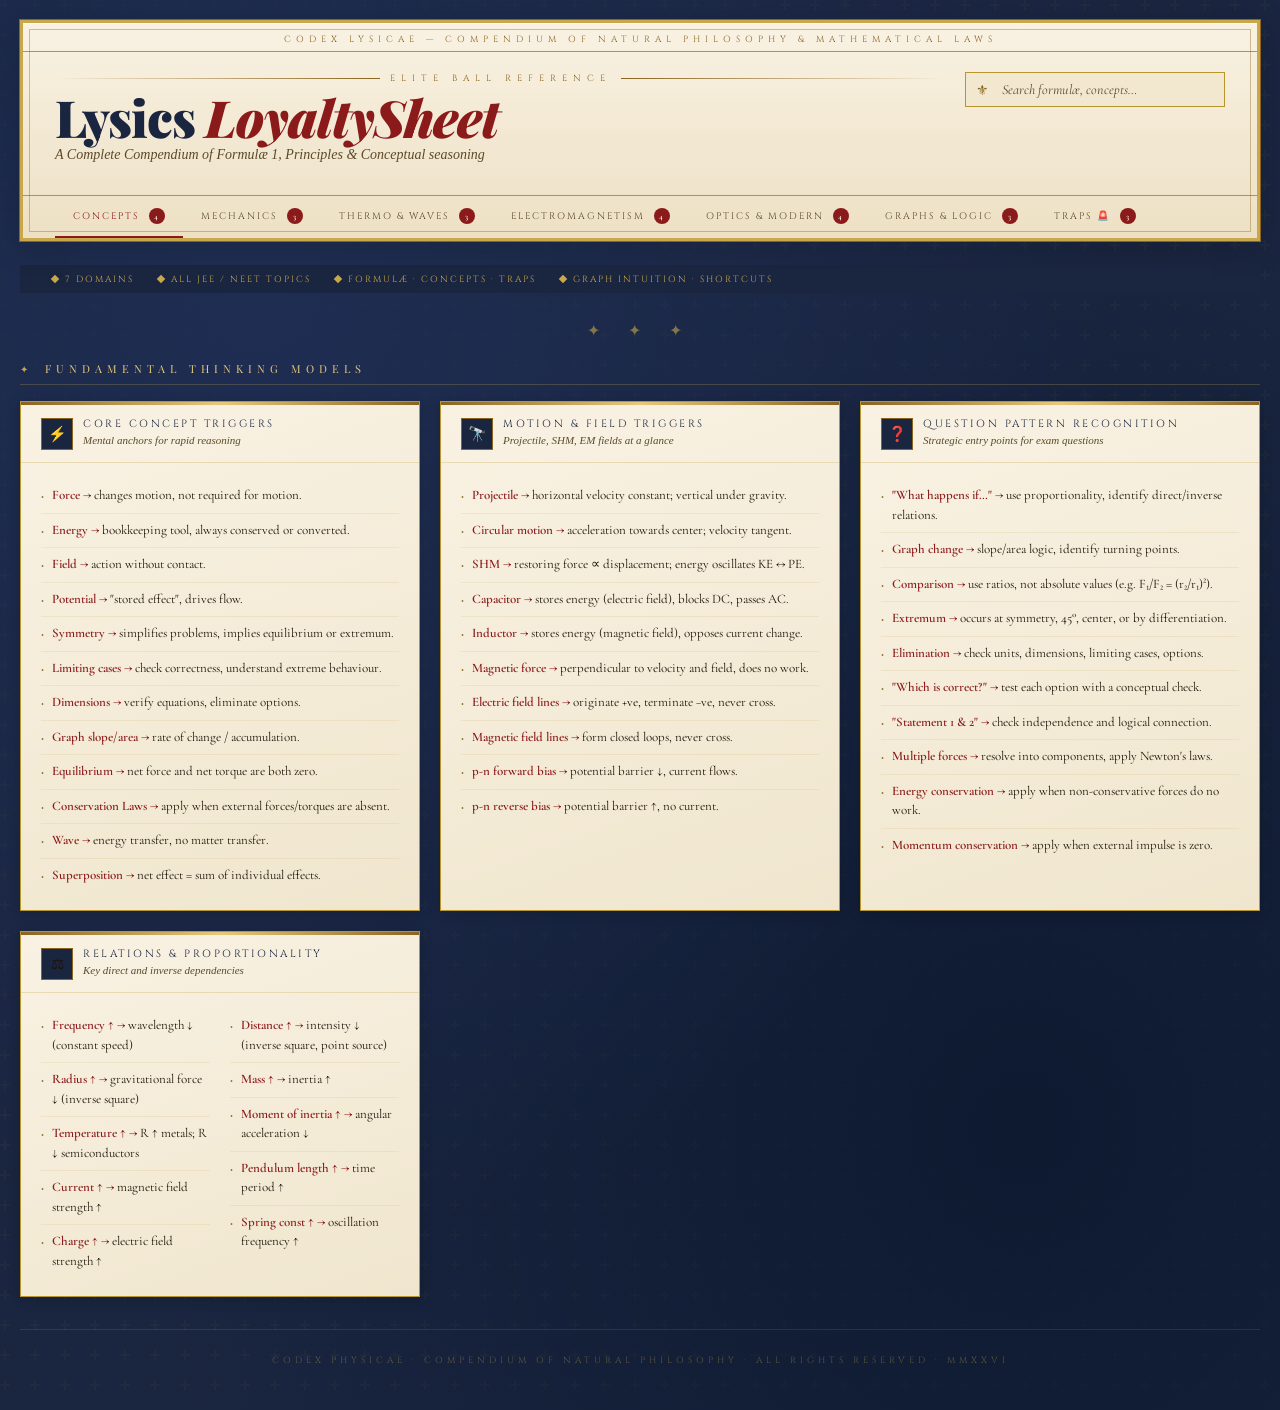
<file: www/egyptian.html>
<!DOCTYPE html>
<html lang="en">
<head>
<meta charset="UTF-8">
<meta name="viewport" content="width=device-width, initial-scale=1.0">
<title>Physics — Royal Commandments</title>
<link href="https://fonts.googleapis.com/css2?family=Playfair+Display:ital,wght@0,400;0,600;0,700;0,900;1,400;1,600&family=IM+Fell+English:ital@0;1&family=Cormorant+Garamond:ital,wght@0,300;0,400;0,500;0,600;1,300;1,400&family=Cinzel:wght@400;600;700;900&family=Cinzel+Decorative:wght@400;700&display=swap" rel="stylesheet">
<style>
  :root {
    --ink: #0e0b07;
    --parchment: #f5edd8;
    --parchment-dark: #ede0c4;
    --parchment-mid: #f0e6ce;
    --gold: #c9a84c;
    --gold-light: #e8c97a;
    --gold-deep: #8a6420;
    --crimson: #8b1a1a;
    --crimson-light: #b32020;
    --navy: #1a2540;
    --navy-light: #243259;
    --border-ornate: #b8962e;
    --text-body: #1e1408;
    --text-muted: #5c4a2a;
    --text-accent: #8b1a1a;
    --surface: #f9f2e3;
    --surface-alt: #f2e8d0;
    --shadow: rgba(10,7,2,0.18);
  }

  * { box-sizing: border-box; margin: 0; padding: 0; }

  body {
    background: var(--navy);
    background-image:
      radial-gradient(ellipse at 20% 20%, #1e2d52 0%, transparent 60%),
      radial-gradient(ellipse at 80% 80%, #0d1a30 0%, transparent 60%),
      url("data:image/svg+xml,%3Csvg width='60' height='60' viewBox='0 0 60 60' xmlns='http://www.w3.org/2000/svg'%3E%3Cg fill='none' fill-rule='evenodd'%3E%3Cg fill='%23c9a84c' fill-opacity='0.04'%3E%3Cpath d='M36 34v-4h-2v4h-4v2h4v4h2v-4h4v-2h-4zm0-30V0h-2v4h-4v2h4v4h2V6h4V4h-4zM6 34v-4H4v4H0v2h4v4h2v-4h4v-2H6zM6 4V0H4v4H0v2h4v4h2V6h4V4H6z'/%3E%3C/g%3E%3C/g%3E%3C/svg%3E");
    min-height: 100vh;
    font-family: 'Cormorant Garamond', serif;
    color: var(--text-body);
  }

  /* ─── PAGE FRAME ─── */
  .page-frame {
    max-width: 1400px;
    margin: 0 auto;
    padding: 20px;
  }

  /* ─── HEADER ─── */
  header {
    background: var(--parchment);
    background-image:
      linear-gradient(180deg, #f9f2e3 0%, #ede0c4 100%);
    border: 3px solid var(--gold);
    box-shadow: 0 0 0 1px var(--gold-deep), 0 4px 32px var(--shadow), inset 0 1px 0 rgba(255,255,255,0.6);
    padding: 0;
    margin-bottom: 24px;
    position: relative;
    overflow: hidden;
  }

  header::before {
    content: '';
    position: absolute; inset: 6px;
    border: 1px solid var(--gold-deep);
    pointer-events: none;
    opacity: 0.4;
  }

  .header-crest {
    text-align: center;
    padding: 10px 24px 6px;
    border-bottom: 1px solid var(--border-ornate);
    font-family: 'Cinzel', serif;
    font-size: 9px;
    letter-spacing: 5px;
    color: var(--gold-deep);
    text-transform: uppercase;
  }

  .header-main {
    padding: 20px 32px 0;
    display: flex;
    align-items: flex-start;
    justify-content: space-between;
    gap: 20px;
    flex-wrap: wrap;
  }

  .header-title-block { flex: 1; min-width: 260px; }

  .header-label {
    font-family: 'Cinzel', serif;
    font-size: 9px;
    letter-spacing: 6px;
    color: var(--gold-deep);
    text-transform: uppercase;
    margin-bottom: 8px;
    display: flex;
    align-items: center;
    gap: 10px;
  }

  .header-label::before,
  .header-label::after {
    content: '';
    height: 1px;
    flex: 1;
    background: linear-gradient(to right, transparent, var(--gold-deep));
  }
  .header-label::after {
    background: linear-gradient(to left, transparent, var(--gold-deep));
  }

  h1 {
    font-family: 'Playfair Display', serif;
    font-size: clamp(28px, 4vw, 52px);
    font-weight: 900;
    color: var(--navy);
    letter-spacing: -1px;
    line-height: 1;
    margin-bottom: 4px;
  }
  h1 em {
    color: var(--crimson);
    font-style: italic;
  }

  .header-sub {
    font-family: 'IM Fell English', serif;
    font-style: italic;
    font-size: 14px;
    color: var(--text-muted);
    margin-bottom: 16px;
  }

  /* ─── SEARCH ─── */
  .search-area {
    display: flex;
    align-items: center;
    gap: 10px;
    flex-wrap: wrap;
  }

  .search-wrap {
    position: relative;
  }

  .search-wrap input {
    background: var(--surface-alt);
    border: 1.5px solid var(--border-ornate);
    color: var(--text-body);
    font-family: 'Cormorant Garamond', serif;
    font-size: 14px;
    padding: 8px 14px 8px 36px;
    width: 260px;
    outline: none;
    transition: border-color 0.2s, box-shadow 0.2s;
  }

  .search-wrap input:focus {
    border-color: var(--crimson);
    box-shadow: 0 0 0 3px rgba(139,26,26,0.1);
  }

  .search-wrap input::placeholder { color: var(--text-muted); font-style: italic; }

  .search-icon {
    position: absolute; left: 11px; top: 50%; transform: translateY(-50%);
    color: var(--gold-deep); font-size: 14px; pointer-events: none;
  }

  /* ─── TABS ─── */
  .tab-bar {
    padding: 0 32px;
    display: flex;
    gap: 0;
    overflow-x: auto;
    scrollbar-width: none;
    border-top: 1px solid var(--border-ornate);
    margin-top: 16px;
  }

  .tab-bar::-webkit-scrollbar { display: none; }

  .tab {
    font-family: 'Cinzel', serif;
    font-size: 9.5px;
    letter-spacing: 2px;
    text-transform: uppercase;
    color: var(--text-muted);
    padding: 12px 18px;
    cursor: pointer;
    border-bottom: 2px solid transparent;
    white-space: nowrap;
    transition: all 0.2s;
    background: none;
    border-left: none; border-right: none; border-top: none;
    user-select: none;
    position: relative;
  }

  .tab:hover { color: var(--navy); }

  .tab.active {
    color: var(--crimson);
    border-bottom: 2px solid var(--crimson);
  }

  .tab-count {
    display: inline-flex;
    align-items: center; justify-content: center;
    width: 16px; height: 16px;
    background: var(--crimson);
    color: #fff;
    font-size: 8px;
    border-radius: 50%;
    margin-left: 5px;
    font-family: 'Cormorant Garamond', serif;
    font-weight: 600;
  }

  /* ─── STATS BAR ─── */
  .stats-bar {
    background: var(--navy);
    padding: 8px 32px;
    display: flex; gap: 24px; align-items: center; flex-wrap: wrap;
    margin-bottom: 0;
  }

  .stat-item {
    display: flex; align-items: center; gap: 7px;
    font-family: 'Cinzel', serif;
    font-size: 9px;
    letter-spacing: 2px;
    color: var(--gold);
    text-transform: uppercase;
  }

  .stat-dot {
    width: 6px; height: 6px;
    background: var(--gold);
    transform: rotate(45deg);
    flex-shrink: 0;
  }

  /* ─── MAIN GRID ─── */
  .main-content {
    display: none;
  }
  .main-content.active { display: block; }

  .section-heading {
    font-family: 'Playfair Display', serif;
    font-size: 11px;
    letter-spacing: 5px;
    text-transform: uppercase;
    color: var(--gold-light);
    margin-bottom: 16px;
    padding-bottom: 8px;
    border-bottom: 1px solid rgba(201,168,76,0.25);
    display: flex; align-items: center; gap: 12px;
  }

  .section-heading::before {
    content: '✦';
    color: var(--gold);
    font-size: 10px;
  }

  .cards-grid {
    display: grid;
    grid-template-columns: repeat(auto-fill, minmax(340px, 1fr));
    gap: 20px;
    margin-bottom: 32px;
  }

  /* ─── CARD ─── */
  .card {
    background: var(--parchment);
    background-image: linear-gradient(160deg, #f9f2e3 0%, #f0e6ce 100%);
    border: 1.5px solid var(--border-ornate);
    box-shadow: 0 2px 12px var(--shadow), inset 0 1px 0 rgba(255,255,255,0.5);
    position: relative;
    overflow: hidden;
    transition: transform 0.2s, box-shadow 0.2s;
  }

  .card:hover {
    transform: translateY(-2px);
    box-shadow: 0 8px 28px rgba(10,7,2,0.25);
  }

  .card::before {
    content: '';
    position: absolute;
    top: 0; left: 0; right: 0;
    height: 3px;
    background: linear-gradient(90deg, var(--gold-deep), var(--gold-light), var(--gold-deep));
  }

  .card-corner {
    position: absolute;
    top: 6px; right: 6px;
    width: 18px; height: 18px;
    opacity: 0.3;
  }
  .card-corner::before, .card-corner::after {
    content: '';
    position: absolute;
    background: var(--gold-deep);
  }
  .card-corner::before { top: 0; right: 0; width: 1px; height: 18px; }
  .card-corner::after  { top: 0; right: 0; width: 18px; height: 1px; }

  .card-header {
    padding: 16px 20px 12px;
    border-bottom: 1px solid rgba(184,150,46,0.25);
    display: flex;
    align-items: flex-start;
    gap: 10px;
  }

  .card-icon {
    width: 32px; height: 32px;
    background: var(--navy);
    display: flex; align-items: center; justify-content: center;
    font-size: 15px;
    flex-shrink: 0;
    border: 1px solid var(--gold-deep);
  }

  .card-title {
    font-family: 'Cinzel', serif;
    font-size: 10.5px;
    letter-spacing: 2.5px;
    text-transform: uppercase;
    color: var(--navy);
    line-height: 1.3;
  }

  .card-subtitle {
    font-family: 'IM Fell English', serif;
    font-style: italic;
    font-size: 11px;
    color: var(--text-muted);
    margin-top: 2px;
  }

  .card-body { padding: 16px 20px 18px; }

  /* ─── ITEMS ─── */
  .item {
    padding: 7px 0;
    border-bottom: 1px solid rgba(184,150,46,0.12);
    font-size: 13px;
    line-height: 1.5;
    color: var(--text-body);
    display: flex;
    align-items: flex-start;
    gap: 8px;
  }

  .item:last-child { border-bottom: none; }

  .item-bullet {
    color: var(--gold-deep);
    font-size: 10px;
    margin-top: 3px;
    flex-shrink: 0;
  }

  .item-text { flex: 1; font-family: 'Cormorant Garamond', serif; }

  .item-key {
    font-family: 'Cormorant Garamond', serif;
    font-weight: 600;
    color: var(--crimson);
  }

  /* ─── FORMULA CARD ─── */
  .formula-card {
    background: var(--navy);
    background-image: linear-gradient(160deg, #1a2540 0%, #0d1a30 100%);
    border: 1.5px solid var(--gold-deep);
    color: var(--parchment);
    box-shadow: 0 4px 20px rgba(0,0,0,0.4), inset 0 1px 0 rgba(201,168,76,0.15);
  }

  .formula-card::before {
    background: linear-gradient(90deg, var(--gold-deep), var(--gold), var(--gold-deep));
  }

  .formula-card .card-title { color: var(--gold-light); }
  .formula-card .card-subtitle { color: rgba(240,230,200,0.5); }
  .formula-card .card-header { border-bottom-color: rgba(201,168,76,0.2); }
  .formula-card .item { border-bottom-color: rgba(201,168,76,0.1); color: var(--parchment); }
  .formula-card .item-bullet { color: var(--gold); }
  .formula-card .item-key { color: var(--gold-light); }
  .formula-card .item-text { font-family: 'Cormorant Garamond', serif; }

  .formula-eq {
    font-family: 'Playfair Display', serif;
    font-style: italic;
    font-size: 14px;
    color: var(--gold-light);
    background: rgba(201,168,76,0.08);
    border-left: 2px solid var(--gold);
    padding: 3px 8px;
    margin-left: 4px;
  }

  /* ─── TRAP CARD ─── */
  .trap-card {
    background: linear-gradient(160deg, #f9f0e8 0%, #f0e0d0 100%);
    border-color: var(--crimson-light);
  }
  .trap-card::before {
    background: linear-gradient(90deg, var(--crimson), #cc4444, var(--crimson));
  }
  .trap-card .card-title { color: var(--crimson); }
  .trap-card .item-bullet { color: var(--crimson); }
  .trap-card .item-key { color: var(--crimson); }

  /* ─── WIDE CARD ─── */
  .card-wide { grid-column: 1 / -1; }

  /* ─── TWO COLUMN BODY ─── */
  .two-col {
    display: grid;
    grid-template-columns: 1fr 1fr;
    gap: 0 20px;
  }

  @media (max-width: 600px) {
    .two-col { grid-template-columns: 1fr; }
  }

  /* ─── TAG CHIPS ─── */
  .tag {
    display: inline-block;
    font-family: 'Cinzel', serif;
    font-size: 8px;
    letter-spacing: 1.5px;
    text-transform: uppercase;
    padding: 2px 7px;
    border: 1px solid var(--border-ornate);
    color: var(--text-muted);
    margin-left: 6px;
    vertical-align: middle;
  }

  .tag-crimson { border-color: var(--crimson); color: var(--crimson); }
  .tag-navy { border-color: var(--navy); color: var(--navy); background: var(--parchment-dark); }

  /* ─── DIVIDER ─── */
  .ornate-divider {
    text-align: center;
    color: var(--gold);
    font-size: 16px;
    letter-spacing: 12px;
    margin: 28px 0 20px;
    opacity: 0.6;
  }

  /* ─── HIGHLIGHT BOX ─── */
  .highlight-box {
    background: rgba(138,100,32,0.06);
    border: 1px solid rgba(184,150,46,0.3);
    padding: 10px 14px;
    margin: 10px 0 4px;
    font-family: 'IM Fell English', serif;
    font-style: italic;
    font-size: 12.5px;
    color: var(--text-muted);
    border-left: 3px solid var(--gold);
  }

  .formula-card .highlight-box {
    background: rgba(201,168,76,0.06);
    border-color: rgba(201,168,76,0.2);
    color: rgba(240,230,200,0.6);
    border-left-color: var(--gold);
  }

  /* ─── SEARCH HIGHLIGHT ─── */
  .search-match { background: rgba(139,26,26,0.18); border-radius: 2px; }

  /* ─── FOOTER ─── */
  footer {
    text-align: center;
    padding: 24px;
    margin-top: 32px;
    font-family: 'Cinzel', serif;
    font-size: 9px;
    letter-spacing: 4px;
    color: rgba(201,168,76,0.4);
    text-transform: uppercase;
    border-top: 1px solid rgba(201,168,76,0.15);
  }

  /* ─── SCROLL ─── */
  ::-webkit-scrollbar { width: 6px; height: 6px; }
  ::-webkit-scrollbar-track { background: var(--navy); }
  ::-webkit-scrollbar-thumb { background: var(--gold-deep); }

  /* ─── ANIMATIONS ─── */
  @keyframes fadeUp {
    from { opacity: 0; transform: translateY(14px); }
    to   { opacity: 1; transform: translateY(0); }
  }

  .card { animation: fadeUp 0.4s ease both; }
  .card:nth-child(2) { animation-delay: 0.05s; }
  .card:nth-child(3) { animation-delay: 0.10s; }
  .card:nth-child(4) { animation-delay: 0.15s; }
  .card:nth-child(5) { animation-delay: 0.20s; }
  .card:nth-child(6) { animation-delay: 0.25s; }

  /* ─── HIDDEN ─── */
  .hidden { display: none !important; }
</style>
</head>
<body>

<div class="page-frame">

  <!-- HEADER -->
  <header>
    <div class="header-crest">Codex Lysicae — Compendium of Natural Philosophy & Mathematical Laws</div>
    <div class="header-main">
      <div class="header-title-block">
        <div class="header-label">Elite ball Reference</div>
        <h1>Lysics <em>LoyaltySheet</em></h1>
        <div class="header-sub">A Complete Compendium of Formulæ 1, Principles & Conceptual seasoning</div>
      </div>
      <div class="search-area">
        <div class="search-wrap">
          <span class="search-icon">⚜</span>
          <input type="text" id="searchInput" placeholder="Search formulæ, concepts…" autocomplete="off">
        </div>
      </div>
    </div>

    <div class="tab-bar">
      <button class="tab active" data-tab="concepts">Concepts <span class="tab-count">4</span></button>
      <button class="tab" data-tab="mechanics">Mechanics <span class="tab-count">3</span></button>
      <button class="tab" data-tab="thermo">Thermo & Waves <span class="tab-count">3</span></button>
      <button class="tab" data-tab="electro">Electromagnetism <span class="tab-count">4</span></button>
      <button class="tab" data-tab="optics">Optics & Modern <span class="tab-count">4</span></button>
      <button class="tab" data-tab="graphs">Graphs & Logic <span class="tab-count">3</span></button>
      <button class="tab" data-tab="traps">Traps 🚨 <span class="tab-count">3</span></button>
    </div>
  </header>

  <div class="stats-bar">
    <div class="stat-item"><div class="stat-dot"></div>7 Domains</div>
    <div class="stat-item"><div class="stat-dot"></div>All JEE / NEET Topics</div>
    <div class="stat-item"><div class="stat-dot"></div>Formulæ · Concepts · Traps</div>
    <div class="stat-item"><div class="stat-dot"></div>Graph Intuition · Shortcuts</div>
  </div>

  <!-- ═══════════════════ TAB: CONCEPTS ═══════════════════ -->
  <div class="main-content active" id="tab-concepts">
    <div class="ornate-divider">✦ ✦ ✦</div>
    <div class="section-heading">Fundamental Thinking Models</div>
    <div class="cards-grid">

      <div class="card">
        <div class="card-header">
          <div class="card-icon">⚡</div>
          <div>
            <div class="card-title">Core Concept Triggers</div>
            <div class="card-subtitle">Mental anchors for rapid reasoning</div>
          </div>
        </div>
        <div class="card-body">
          <div class="item"><span class="item-bullet">◆</span><span class="item-text"><span class="item-key">Force →</span> changes motion, not required for motion.</span></div>
          <div class="item"><span class="item-bullet">◆</span><span class="item-text"><span class="item-key">Energy →</span> bookkeeping tool, always conserved or converted.</span></div>
          <div class="item"><span class="item-bullet">◆</span><span class="item-text"><span class="item-key">Field →</span> action without contact.</span></div>
          <div class="item"><span class="item-bullet">◆</span><span class="item-text"><span class="item-key">Potential →</span> "stored effect", drives flow.</span></div>
          <div class="item"><span class="item-bullet">◆</span><span class="item-text"><span class="item-key">Symmetry →</span> simplifies problems, implies equilibrium or extremum.</span></div>
          <div class="item"><span class="item-bullet">◆</span><span class="item-text"><span class="item-key">Limiting cases →</span> check correctness, understand extreme behaviour.</span></div>
          <div class="item"><span class="item-bullet">◆</span><span class="item-text"><span class="item-key">Dimensions →</span> verify equations, eliminate options.</span></div>
          <div class="item"><span class="item-bullet">◆</span><span class="item-text"><span class="item-key">Graph slope/area →</span> rate of change / accumulation.</span></div>
          <div class="item"><span class="item-bullet">◆</span><span class="item-text"><span class="item-key">Equilibrium →</span> net force and net torque are both zero.</span></div>
          <div class="item"><span class="item-bullet">◆</span><span class="item-text"><span class="item-key">Conservation Laws →</span> apply when external forces/torques are absent.</span></div>
          <div class="item"><span class="item-bullet">◆</span><span class="item-text"><span class="item-key">Wave →</span> energy transfer, no matter transfer.</span></div>
          <div class="item"><span class="item-bullet">◆</span><span class="item-text"><span class="item-key">Superposition →</span> net effect = sum of individual effects.</span></div>
        </div>
      </div>

      <div class="card">
        <div class="card-header">
          <div class="card-icon">🔭</div>
          <div>
            <div class="card-title">Motion & Field Triggers</div>
            <div class="card-subtitle">Projectile, SHM, EM fields at a glance</div>
          </div>
        </div>
        <div class="card-body">
          <div class="item"><span class="item-bullet">◆</span><span class="item-text"><span class="item-key">Projectile →</span> horizontal velocity constant; vertical under gravity.</span></div>
          <div class="item"><span class="item-bullet">◆</span><span class="item-text"><span class="item-key">Circular motion →</span> acceleration towards center; velocity tangent.</span></div>
          <div class="item"><span class="item-bullet">◆</span><span class="item-text"><span class="item-key">SHM →</span> restoring force ∝ displacement; energy oscillates KE ↔ PE.</span></div>
          <div class="item"><span class="item-bullet">◆</span><span class="item-text"><span class="item-key">Capacitor →</span> stores energy (electric field), blocks DC, passes AC.</span></div>
          <div class="item"><span class="item-bullet">◆</span><span class="item-text"><span class="item-key">Inductor →</span> stores energy (magnetic field), opposes current change.</span></div>
          <div class="item"><span class="item-bullet">◆</span><span class="item-text"><span class="item-key">Magnetic force →</span> perpendicular to velocity and field, does no work.</span></div>
          <div class="item"><span class="item-bullet">◆</span><span class="item-text"><span class="item-key">Electric field lines →</span> originate +ve, terminate −ve, never cross.</span></div>
          <div class="item"><span class="item-bullet">◆</span><span class="item-text"><span class="item-key">Magnetic field lines →</span> form closed loops, never cross.</span></div>
          <div class="item"><span class="item-bullet">◆</span><span class="item-text"><span class="item-key">p-n forward bias →</span> potential barrier ↓, current flows.</span></div>
          <div class="item"><span class="item-bullet">◆</span><span class="item-text"><span class="item-key">p-n reverse bias →</span> potential barrier ↑, no current.</span></div>
        </div>
      </div>

      <div class="card">
        <div class="card-header">
          <div class="card-icon">❓</div>
          <div>
            <div class="card-title">Question Pattern Recognition</div>
            <div class="card-subtitle">Strategic entry points for exam questions</div>
          </div>
        </div>
        <div class="card-body">
          <div class="item"><span class="item-bullet">◆</span><span class="item-text"><span class="item-key">"What happens if…" →</span> use proportionality, identify direct/inverse relations.</span></div>
          <div class="item"><span class="item-bullet">◆</span><span class="item-text"><span class="item-key">Graph change →</span> slope/area logic, identify turning points.</span></div>
          <div class="item"><span class="item-bullet">◆</span><span class="item-text"><span class="item-key">Comparison →</span> use ratios, not absolute values (e.g. F₁/F₂ = (r₂/r₁)²).</span></div>
          <div class="item"><span class="item-bullet">◆</span><span class="item-text"><span class="item-key">Extremum →</span> occurs at symmetry, 45°, center, or by differentiation.</span></div>
          <div class="item"><span class="item-bullet">◆</span><span class="item-text"><span class="item-key">Elimination →</span> check units, dimensions, limiting cases, options.</span></div>
          <div class="item"><span class="item-bullet">◆</span><span class="item-text"><span class="item-key">"Which is correct?" →</span> test each option with a conceptual check.</span></div>
          <div class="item"><span class="item-bullet">◆</span><span class="item-text"><span class="item-key">"Statement 1 & 2" →</span> check independence and logical connection.</span></div>
          <div class="item"><span class="item-bullet">◆</span><span class="item-text"><span class="item-key">Multiple forces →</span> resolve into components, apply Newton's laws.</span></div>
          <div class="item"><span class="item-bullet">◆</span><span class="item-text"><span class="item-key">Energy conservation →</span> apply when non-conservative forces do no work.</span></div>
          <div class="item"><span class="item-bullet">◆</span><span class="item-text"><span class="item-key">Momentum conservation →</span> apply when external impulse is zero.</span></div>
        </div>
      </div>

      <div class="card">
        <div class="card-header">
          <div class="card-icon">⚖</div>
          <div>
            <div class="card-title">Relations & Proportionality</div>
            <div class="card-subtitle">Key direct and inverse dependencies</div>
          </div>
        </div>
        <div class="card-body">
          <div class="two-col">
            <div>
              <div class="item"><span class="item-bullet">◆</span><span class="item-text"><span class="item-key">Frequency ↑ →</span> wavelength ↓ (constant speed)</span></div>
              <div class="item"><span class="item-bullet">◆</span><span class="item-text"><span class="item-key">Radius ↑ →</span> gravitational force ↓ (inverse square)</span></div>
              <div class="item"><span class="item-bullet">◆</span><span class="item-text"><span class="item-key">Temperature ↑ →</span> R ↑ metals; R ↓ semiconductors</span></div>
              <div class="item"><span class="item-bullet">◆</span><span class="item-text"><span class="item-key">Current ↑ →</span> magnetic field strength ↑</span></div>
              <div class="item"><span class="item-bullet">◆</span><span class="item-text"><span class="item-key">Charge ↑ →</span> electric field strength ↑</span></div>
            </div>
            <div>
              <div class="item"><span class="item-bullet">◆</span><span class="item-text"><span class="item-key">Distance ↑ →</span> intensity ↓ (inverse square, point source)</span></div>
              <div class="item"><span class="item-bullet">◆</span><span class="item-text"><span class="item-key">Mass ↑ →</span> inertia ↑</span></div>
              <div class="item"><span class="item-bullet">◆</span><span class="item-text"><span class="item-key">Moment of inertia ↑ →</span> angular acceleration ↓</span></div>
              <div class="item"><span class="item-bullet">◆</span><span class="item-text"><span class="item-key">Pendulum length ↑ →</span> time period ↑</span></div>
              <div class="item"><span class="item-bullet">◆</span><span class="item-text"><span class="item-key">Spring const ↑ →</span> oscillation frequency ↑</span></div>
            </div>
          </div>
        </div>
      </div>

    </div>
  </div>

  <!-- ═══════════════════ TAB: MECHANICS ═══════════════════ -->
  <div class="main-content" id="tab-mechanics">
    <div class="ornate-divider">✦ ✦ ✦</div>
    <div class="section-heading">Mechanics — Laws of Motion, Energy & Gravitation</div>
    <div class="cards-grid">

      <div class="card formula-card">
        <div class="card-header">
          <div class="card-icon" style="background:#c9a84c;color:#0d1a30;">∑</div>
          <div>
            <div class="card-title">Kinematics & Newton's Laws</div>
            <div class="card-subtitle">Equations of motion and force</div>
          </div>
        </div>
        <div class="card-body">
          <div class="item"><span class="item-bullet">◆</span><span class="item-text"><span class="item-key">Displacement:</span> <span class="formula-eq">s = ut + ½at²</span></span></div>
          <div class="item"><span class="item-bullet">◆</span><span class="item-text"><span class="item-key">Velocity:</span> <span class="formula-eq">v = u + at</span></span></div>
          <div class="item"><span class="item-bullet">◆</span><span class="item-text"><span class="item-key">Third equation:</span> <span class="formula-eq">v² = u² + 2as</span></span></div>
          <div class="item"><span class="item-bullet">◆</span><span class="item-text"><span class="item-key">Newton's 2nd Law:</span> <span class="formula-eq">F = ma</span></span></div>
          <div class="item"><span class="item-bullet">◆</span><span class="item-text"><span class="item-key">Momentum:</span> <span class="formula-eq">p = mv</span></span></div>
          <div class="item"><span class="item-bullet">◆</span><span class="item-text"><span class="item-key">Kinetic Energy:</span> <span class="formula-eq">K = ½mv² = p²/2m</span></span></div>
          <div class="item"><span class="item-bullet">◆</span><span class="item-text"><span class="item-key">PE (Gravity):</span> <span class="formula-eq">U = mgh</span></span></div>
          <div class="item"><span class="item-bullet">◆</span><span class="item-text"><span class="item-key">PE (Spring):</span> <span class="formula-eq">U = ½kx²</span></span></div>
          <div class="item"><span class="item-bullet">◆</span><span class="item-text"><span class="item-key">Work Done:</span> <span class="formula-eq">W = F · s · cosθ</span></span></div>
          <div class="item"><span class="item-bullet">◆</span><span class="item-text"><span class="item-key">Power:</span> <span class="formula-eq">P = F · v = dW/dt</span></span></div>
        </div>
      </div>

      <div class="card formula-card">
        <div class="card-header">
          <div class="card-icon" style="background:#c9a84c;color:#0d1a30;">τ</div>
          <div>
            <div class="card-title">Rotation & Gravitation</div>
            <div class="card-subtitle">Torque, orbital mechanics, Kepler</div>
          </div>
        </div>
        <div class="card-body">
          <div class="item"><span class="item-bullet">◆</span><span class="item-text"><span class="item-key">Torque:</span> <span class="formula-eq">τ = r × F = Iα</span></span></div>
          <div class="item"><span class="item-bullet">◆</span><span class="item-text"><span class="item-key">Angular Momentum:</span> <span class="formula-eq">L = r × p = Iω</span></span></div>
          <div class="item"><span class="item-bullet">◆</span><span class="item-text"><span class="item-key">Moment of Inertia:</span> <span class="formula-eq">I = Σmr²</span></span></div>
          <div class="item"><span class="item-bullet">◆</span><span class="item-text"><span class="item-key">Centripetal Force:</span> <span class="formula-eq">Fc = mv²/r = mω²r</span></span></div>
          <div class="item"><span class="item-bullet">◆</span><span class="item-text"><span class="item-key">Angular Frequency:</span> <span class="formula-eq">ω = 2πf = 2π/T</span></span></div>
          <div class="item"><span class="item-bullet">◆</span><span class="item-text"><span class="item-key">Gravitational Force:</span> <span class="formula-eq">F = GMm/r²</span></span></div>
          <div class="item"><span class="item-bullet">◆</span><span class="item-text"><span class="item-key">Grav. PE:</span> <span class="formula-eq">U = −GMm/r</span></span></div>
          <div class="item"><span class="item-bullet">◆</span><span class="item-text"><span class="item-key">Escape Velocity:</span> <span class="formula-eq">vₑ = √(2GM/R)</span></span></div>
          <div class="item"><span class="item-bullet">◆</span><span class="item-text"><span class="item-key">Orbital Velocity:</span> <span class="formula-eq">vₒ = √(GM/R)</span></span></div>
          <div class="item"><span class="item-bullet">◆</span><span class="item-text"><span class="item-key">Kepler's 3rd:</span> <span class="formula-eq">T² ∝ R³</span></span></div>
        </div>
      </div>

      <div class="card formula-card">
        <div class="card-header">
          <div class="card-icon" style="background:#c9a84c;color:#0d1a30;">η</div>
          <div>
            <div class="card-title">Fluid Mechanics & Elasticity</div>
            <div class="card-subtitle">Pressure, Bernoulli, Stokes, Young's</div>
          </div>
        </div>
        <div class="card-body">
          <div class="item"><span class="item-bullet">◆</span><span class="item-text"><span class="item-key">Fluid Pressure:</span> <span class="formula-eq">P = ρgh</span></span></div>
          <div class="item"><span class="item-bullet">◆</span><span class="item-text"><span class="item-key">Bernoulli:</span> <span class="formula-eq">P + ½ρv² + ρgh = const</span></span></div>
          <div class="item"><span class="item-bullet">◆</span><span class="item-text"><span class="item-key">Stokes' Law:</span> <span class="formula-eq">Fᵥ = 6πηrv</span></span></div>
          <div class="item"><span class="item-bullet">◆</span><span class="item-text"><span class="item-key">Terminal Velocity:</span> <span class="formula-eq">vₜ = 2r²(ρₚ−ρf)g / 9η</span></span></div>
          <div class="item"><span class="item-bullet">◆</span><span class="item-text"><span class="item-key">Young's Modulus:</span> <span class="formula-eq">Y = FL / AΔL</span></span></div>
          <div class="item"><span class="item-bullet">◆</span><span class="item-text"><span class="item-key">Surface Tension:</span> <span class="formula-eq">T = F/L</span></span></div>
          <div class="item"><span class="item-bullet">◆</span><span class="item-text"><span class="item-key">Capillary Rise:</span> <span class="formula-eq">h = 2T cosθ / ρrg</span></span></div>
          <div class="item"><span class="item-bullet">◆</span><span class="item-text"><span class="item-key">SHM (Spring):</span> <span class="formula-eq">T = 2π√(m/k)</span></span></div>
          <div class="item"><span class="item-bullet">◆</span><span class="item-text"><span class="item-key">SHM (Pendulum):</span> <span class="formula-eq">T = 2π√(L/g)</span></span></div>
        </div>
      </div>

    </div>
  </div>

  <!-- ═══════════════════ TAB: THERMO & WAVES ═══════════════════ -->
  <div class="main-content" id="tab-thermo">
    <div class="ornate-divider">✦ ✦ ✦</div>
    <div class="section-heading">Thermodynamics, Gases & Wave Physics</div>
    <div class="cards-grid">

      <div class="card formula-card">
        <div class="card-header">
          <div class="card-icon" style="background:#c9a84c;color:#0d1a30;">ΔU</div>
          <div>
            <div class="card-title">Thermodynamics</div>
            <div class="card-subtitle">Gas laws, heat engines, entropy</div>
          </div>
        </div>
        <div class="card-body">
          <div class="item"><span class="item-bullet">◆</span><span class="item-text"><span class="item-key">Ideal Gas Law:</span> <span class="formula-eq">PV = nRT = NkT</span></span></div>
          <div class="item"><span class="item-bullet">◆</span><span class="item-text"><span class="item-key">First Law:</span> <span class="formula-eq">ΔU = Q − W</span></span></div>
          <div class="item"><span class="item-bullet">◆</span><span class="item-text"><span class="item-key">Work (isobaric):</span> <span class="formula-eq">W = PΔV</span></span></div>
          <div class="item"><span class="item-bullet">◆</span><span class="item-text"><span class="item-key">Work (isothermal):</span> <span class="formula-eq">W = nRT ln(V₂/V₁)</span></span></div>
          <div class="item"><span class="item-bullet">◆</span><span class="item-text"><span class="item-key">Isothermal process:</span> PV = constant</span></div>
          <div class="item"><span class="item-bullet">◆</span><span class="item-text"><span class="item-key">Adiabatic process:</span> PVᵞ = constant</span></div>
          <div class="item"><span class="item-bullet">◆</span><span class="item-text"><span class="item-key">Carnot Efficiency:</span> <span class="formula-eq">η = 1 − T_cold/T_hot</span></span></div>
          <div class="item"><span class="item-bullet">◆</span><span class="item-text"><span class="item-key">Specific Heat:</span> <span class="formula-eq">Q = mcΔT</span></span></div>
          <div class="item"><span class="item-bullet">◆</span><span class="item-text"><span class="item-key">Latent Heat:</span> <span class="formula-eq">Q = mL</span></span></div>
          <div class="highlight-box">Entropy: ΔS ≥ 0 for any isolated system (Second Law).</div>
        </div>
      </div>

      <div class="card formula-card">
        <div class="card-header">
          <div class="card-icon" style="background:#c9a84c;color:#0d1a30;">λ</div>
          <div>
            <div class="card-title">Wave Physics & Sound</div>
            <div class="card-subtitle">Speed, Doppler, standing waves, beats</div>
          </div>
        </div>
        <div class="card-body">
          <div class="item"><span class="item-bullet">◆</span><span class="item-text"><span class="item-key">Wave Speed:</span> <span class="formula-eq">v = fλ</span></span></div>
          <div class="item"><span class="item-bullet">◆</span><span class="item-text"><span class="item-key">Speed of Sound (gas):</span> <span class="formula-eq">v = √(γP/ρ)</span></span></div>
          <div class="item"><span class="item-bullet">◆</span><span class="item-text"><span class="item-key">Speed of Sound (solid):</span> <span class="formula-eq">v = √(Y/ρ)</span></span></div>
          <div class="item"><span class="item-bullet">◆</span><span class="item-text"><span class="item-key">Intensity:</span> <span class="formula-eq">I ∝ A²f²</span></span></div>
          <div class="item"><span class="item-bullet">◆</span><span class="item-text"><span class="item-key">Beat Frequency:</span> <span class="formula-eq">fᵦ = |f₁ − f₂|</span></span></div>
          <div class="item"><span class="item-bullet">◆</span><span class="item-text"><span class="item-key">Doppler Effect:</span> <span class="formula-eq">f' = f(v ± vₒ)/(v ∓ vₛ)</span></span></div>
          <div class="item"><span class="item-bullet">◆</span><span class="item-text"><span class="item-key">String / Open Pipe:</span> <span class="formula-eq">fₙ = nv/2L</span></span></div>
          <div class="item"><span class="item-bullet">◆</span><span class="item-text"><span class="item-key">Closed Pipe:</span> <span class="formula-eq">fₙ = (2n−1)v/4L</span></span></div>
          <div class="highlight-box">v ∝ √T for sound in gas. Source towards observer → f ↑; source away → f ↓.</div>
        </div>
      </div>

      <div class="card">
        <div class="card-header">
          <div class="card-icon">🔔</div>
          <div>
            <div class="card-title">Quick Conceptual Anchors</div>
            <div class="card-subtitle">Thermo & wave reasoning triggers</div>
          </div>
        </div>
        <div class="card-body">
          <div class="item"><span class="item-bullet">◆</span><span class="item-text">Heat engine efficiency &lt; 100% (Carnot limit is a law).</span></div>
          <div class="item"><span class="item-bullet">◆</span><span class="item-text">Pressure ↑ → boiling point ↑.</span></div>
          <div class="item"><span class="item-bullet">◆</span><span class="item-text">Speed of sound depends on medium, not source frequency.</span></div>
          <div class="item"><span class="item-bullet">◆</span><span class="item-text">Interference requires coherent sources.</span></div>
          <div class="item"><span class="item-bullet">◆</span><span class="item-text">Diffraction requires aperture ≈ wavelength.</span></div>
          <div class="item"><span class="item-bullet">◆</span><span class="item-text">P–V isothermal: rectangular hyperbola.</span></div>
          <div class="item"><span class="item-bullet">◆</span><span class="item-text">P–V adiabatic: steeper than isothermal.</span></div>
          <div class="item"><span class="item-bullet">◆</span><span class="item-text">Power lost in transmission: Joule heating (I²R).</span></div>
        </div>
      </div>

    </div>
  </div>

  <!-- ═══════════════════ TAB: ELECTROMAGNETISM ═══════════════════ -->
  <div class="main-content" id="tab-electro">
    <div class="ornate-divider">✦ ✦ ✦</div>
    <div class="section-heading">Electrostatics, Current Electricity, Magnetism & EMI</div>
    <div class="cards-grid">

      <div class="card formula-card">
        <div class="card-header">
          <div class="card-icon" style="background:#c9a84c;color:#0d1a30;">E</div>
          <div>
            <div class="card-title">Electrostatics & Capacitance</div>
            <div class="card-subtitle">Coulomb, fields, potential, capacitors</div>
          </div>
        </div>
        <div class="card-body">
          <div class="item"><span class="item-bullet">◆</span><span class="item-text"><span class="item-key">Coulomb's Law:</span> <span class="formula-eq">F = kq₁q₂/r²</span></span></div>
          <div class="item"><span class="item-bullet">◆</span><span class="item-text"><span class="item-key">Electric Field:</span> <span class="formula-eq">E = F/q = kq/r²</span></span></div>
          <div class="item"><span class="item-bullet">◆</span><span class="item-text"><span class="item-key">Electric Potential:</span> <span class="formula-eq">V = kq/r</span></span></div>
          <div class="item"><span class="item-bullet">◆</span><span class="item-text"><span class="item-key">PE:</span> <span class="formula-eq">U = qV</span></span></div>
          <div class="item"><span class="item-bullet">◆</span><span class="item-text"><span class="item-key">Capacitance:</span> <span class="formula-eq">C = Q/V</span></span></div>
          <div class="item"><span class="item-bullet">◆</span><span class="item-text"><span class="item-key">Parallel plate C:</span> <span class="formula-eq">C = ε₀A/d</span></span></div>
          <div class="item"><span class="item-bullet">◆</span><span class="item-text"><span class="item-key">Energy in C:</span> <span class="formula-eq">U = ½CV² = Q²/2C</span></span></div>
          <div class="item"><span class="item-bullet">◆</span><span class="item-text"><span class="item-key">Series:</span> 1/Cₑq = Σ1/Cᵢ → ↓C</span></div>
          <div class="item"><span class="item-bullet">◆</span><span class="item-text"><span class="item-key">Parallel:</span> Cₑq = ΣCᵢ → ↑C</span></div>
        </div>
      </div>

      <div class="card formula-card">
        <div class="card-header">
          <div class="card-icon" style="background:#c9a84c;color:#0d1a30;">I</div>
          <div>
            <div class="card-title">Current Electricity</div>
            <div class="card-subtitle">Ohm's law, Kirchhoff, power</div>
          </div>
        </div>
        <div class="card-body">
          <div class="item"><span class="item-bullet">◆</span><span class="item-text"><span class="item-key">Ohm's Law:</span> <span class="formula-eq">V = IR</span></span></div>
          <div class="item"><span class="item-bullet">◆</span><span class="item-text"><span class="item-key">Resistance:</span> <span class="formula-eq">R = ρL/A</span></span></div>
          <div class="item"><span class="item-bullet">◆</span><span class="item-text"><span class="item-key">Electrical Power:</span> <span class="formula-eq">P = VI = I²R = V²/R</span></span></div>
          <div class="item"><span class="item-bullet">◆</span><span class="item-text"><span class="item-key">KVL:</span> ΣV = 0 around loop</span></div>
          <div class="item"><span class="item-bullet">◆</span><span class="item-text"><span class="item-key">KCL:</span> ΣI = 0 at junction</span></div>
          <div class="item"><span class="item-bullet">◆</span><span class="item-text"><span class="item-key">Series R:</span> Rₑq = ΣRᵢ → ↑R, same I</span></div>
          <div class="item"><span class="item-bullet">◆</span><span class="item-text"><span class="item-key">Parallel R:</span> 1/Rₑq = Σ1/Rᵢ → ↓R, same V</span></div>
          <div class="highlight-box">In series: current is same. In parallel: voltage is same.</div>
        </div>
      </div>

      <div class="card formula-card">
        <div class="card-header">
          <div class="card-icon" style="background:#c9a84c;color:#0d1a30;">B</div>
          <div>
            <div class="card-title">Magnetism & EMI</div>
            <div class="card-subtitle">Biot-Savart, Faraday, inductance, AC</div>
          </div>
        </div>
        <div class="card-body">
          <div class="item"><span class="item-bullet">◆</span><span class="item-text"><span class="item-key">Magnetic force:</span> <span class="formula-eq">F = q(v × B)</span></span></div>
          <div class="item"><span class="item-bullet">◆</span><span class="item-text"><span class="item-key">Force on wire:</span> <span class="formula-eq">F = I(L × B)</span></span></div>
          <div class="item"><span class="item-bullet">◆</span><span class="item-text"><span class="item-key">Ampere's Law:</span> <span class="formula-eq">∮B·dL = μ₀Iₑₙc</span></span></div>
          <div class="item"><span class="item-bullet">◆</span><span class="item-text"><span class="item-key">Solenoid field:</span> <span class="formula-eq">B = μ₀nI</span></span></div>
          <div class="item"><span class="item-bullet">◆</span><span class="item-text"><span class="item-key">Faraday's Law:</span> <span class="formula-eq">ε = −dΦ_B/dt</span></span></div>
          <div class="item"><span class="item-bullet">◆</span><span class="item-text"><span class="item-key">Motional EMF:</span> <span class="formula-eq">ε = Blv</span></span></div>
          <div class="item"><span class="item-bullet">◆</span><span class="item-text"><span class="item-key">Energy in L:</span> <span class="formula-eq">U = ½LI²</span></span></div>
          <div class="item"><span class="item-bullet">◆</span><span class="item-text"><span class="item-key">Inductors series:</span> Lₑq = ΣLᵢ</span></div>
        </div>
      </div>

      <div class="card formula-card">
        <div class="card-header">
          <div class="card-icon" style="background:#c9a84c;color:#0d1a30;">AC</div>
          <div>
            <div class="card-title">AC Circuits & Transformers</div>
            <div class="card-subtitle">RMS, reactance, impedance, resonance</div>
          </div>
        </div>
        <div class="card-body">
          <div class="item"><span class="item-bullet">◆</span><span class="item-text"><span class="item-key">AC RMS:</span> <span class="formula-eq">Iᵣₘₛ = I₀/√2, Vᵣₘₛ = V₀/√2</span></span></div>
          <div class="item"><span class="item-bullet">◆</span><span class="item-text"><span class="item-key">Capacitive reactance:</span> <span class="formula-eq">Xc = 1/ωC</span></span></div>
          <div class="item"><span class="item-bullet">◆</span><span class="item-text"><span class="item-key">Inductive reactance:</span> <span class="formula-eq">X_L = ωL</span></span></div>
          <div class="item"><span class="item-bullet">◆</span><span class="item-text"><span class="item-key">RLC Impedance:</span> <span class="formula-eq">Z = √[R² + (X_L−Xc)²]</span></span></div>
          <div class="item"><span class="item-bullet">◆</span><span class="item-text"><span class="item-key">Resonance:</span> <span class="formula-eq">f₀ = 1/(2π√LC)</span>, Z = R</span></div>
          <div class="item"><span class="item-bullet">◆</span><span class="item-text"><span class="item-key">Transformer:</span> <span class="formula-eq">Vₛ/Vₚ = Nₛ/Nₚ = Iₚ/Iₛ</span></span></div>
          <div class="item"><span class="item-bullet">◆</span><span class="item-text"><span class="item-key">Q-factor:</span> <span class="formula-eq">Q = (1/R)√(L/C)</span></span></div>
          <div class="highlight-box">At resonance: X_L = Xc, Z = R, power factor = 1.</div>
        </div>
      </div>

    </div>
  </div>

  <!-- ═══════════════════ TAB: OPTICS & MODERN ═══════════════════ -->
  <div class="main-content" id="tab-optics">
    <div class="ornate-divider">✦ ✦ ✦</div>
    <div class="section-heading">Optics & Modern Physics</div>
    <div class="cards-grid">

      <div class="card formula-card">
        <div class="card-header">
          <div class="card-icon" style="background:#c9a84c;color:#0d1a30;">n</div>
          <div>
            <div class="card-title">Ray Optics</div>
            <div class="card-subtitle">Mirrors, lenses, refraction, TIR</div>
          </div>
        </div>
        <div class="card-body">
          <div class="item"><span class="item-bullet">◆</span><span class="item-text"><span class="item-key">Mirror formula:</span> <span class="formula-eq">1/f = 1/v + 1/u</span></span></div>
          <div class="item"><span class="item-bullet">◆</span><span class="item-text"><span class="item-key">Lens formula:</span> <span class="formula-eq">1/f = 1/v − 1/u</span></span></div>
          <div class="item"><span class="item-bullet">◆</span><span class="item-text"><span class="item-key">Lens maker's:</span> <span class="formula-eq">1/f = (n−1)(1/R₁ − 1/R₂)</span></span></div>
          <div class="item"><span class="item-bullet">◆</span><span class="item-text"><span class="item-key">Magnification:</span> <span class="formula-eq">m = −v/u = hᵢ/h₀</span></span></div>
          <div class="item"><span class="item-bullet">◆</span><span class="item-text"><span class="item-key">Snell's Law:</span> <span class="formula-eq">n₁sinθ₁ = n₂sinθ₂</span></span></div>
          <div class="item"><span class="item-bullet">◆</span><span class="item-text"><span class="item-key">Critical angle:</span> <span class="formula-eq">sin C = nᵣ/nᵈ</span></span></div>
          <div class="item"><span class="item-bullet">◆</span><span class="item-text"><span class="item-key">Lens power:</span> <span class="formula-eq">P = 1/f (dioptres)</span></span></div>
          <div class="item"><span class="item-bullet">◆</span><span class="item-text"><span class="item-key">Two lenses in contact:</span> <span class="formula-eq">1/F = 1/f₁ + 1/f₂</span></span></div>
          <div class="item"><span class="item-bullet">◆</span><span class="item-text"><span class="item-key">Thin prism deviation:</span> <span class="formula-eq">δ = (n−1)A</span></span></div>
          <div class="item"><span class="item-bullet">◆</span><span class="item-text"><span class="item-key">Brewster's angle:</span> <span class="formula-eq">tan θₚ = n</span></span></div>
        </div>
      </div>

      <div class="card formula-card">
        <div class="card-header">
          <div class="card-icon" style="background:#c9a84c;color:#0d1a30;">∿</div>
          <div>
            <div class="card-title">Wave Optics</div>
            <div class="card-subtitle">YDSE, diffraction, interference, Malus</div>
          </div>
        </div>
        <div class="card-body">
          <div class="item"><span class="item-bullet">◆</span><span class="item-text"><span class="item-key">YDSE fringe width:</span> <span class="formula-eq">β = λD/d</span></span></div>
          <div class="item"><span class="item-bullet">◆</span><span class="item-text"><span class="item-key">Constructive (path diff):</span> <span class="formula-eq">nλ</span></span></div>
          <div class="item"><span class="item-bullet">◆</span><span class="item-text"><span class="item-key">Destructive (path diff):</span> <span class="formula-eq">(n + ½)λ</span></span></div>
          <div class="item"><span class="item-bullet">◆</span><span class="item-text"><span class="item-key">Single slit minima:</span> <span class="formula-eq">d sinθ = nλ</span></span></div>
          <div class="item"><span class="item-bullet">◆</span><span class="item-text"><span class="item-key">Malus' Law:</span> <span class="formula-eq">I = I₀cos²θ</span></span></div>
          <div class="item"><span class="item-bullet">◆</span><span class="item-text"><span class="item-key">Telescope resolution:</span> <span class="formula-eq">1.22λ/D</span></span></div>
          <div class="item"><span class="item-bullet">◆</span><span class="item-text"><span class="item-key">Microscope resolution:</span> <span class="formula-eq">1.22λ/(2n sinθ)</span></span></div>
          <div class="highlight-box">Interference needs coherent sources. Diffraction needs aperture ≈ λ.</div>
        </div>
      </div>

      <div class="card formula-card">
        <div class="card-header">
          <div class="card-icon" style="background:#c9a84c;color:#0d1a30;">hν</div>
          <div>
            <div class="card-title">Modern Physics I — Photons & Bohr</div>
            <div class="card-subtitle">Photoelectric effect, de Broglie, atomic model</div>
          </div>
        </div>
        <div class="card-body">
          <div class="item"><span class="item-bullet">◆</span><span class="item-text"><span class="item-key">Photon energy:</span> <span class="formula-eq">E = hf = hc/λ</span></span></div>
          <div class="item"><span class="item-bullet">◆</span><span class="item-text"><span class="item-key">Photon momentum:</span> <span class="formula-eq">p = h/λ</span></span></div>
          <div class="item"><span class="item-bullet">◆</span><span class="item-text"><span class="item-key">Photoelectric eqn:</span> <span class="formula-eq">Kₘₐₓ = hf − φ₀</span></span></div>
          <div class="item"><span class="item-bullet">◆</span><span class="item-text"><span class="item-key">de Broglie:</span> <span class="formula-eq">λ = h/p = h/√(2mK)</span></span></div>
          <div class="item"><span class="item-bullet">◆</span><span class="item-text"><span class="item-key">Bohr angular momentum:</span> <span class="formula-eq">L = nℏ = nh/2π</span></span></div>
          <div class="item"><span class="item-bullet">◆</span><span class="item-text"><span class="item-key">H-atom energy:</span> <span class="formula-eq">Eₙ = −13.6/n² eV</span></span></div>
          <div class="item"><span class="item-bullet">◆</span><span class="item-text"><span class="item-key">Bohr radius:</span> <span class="formula-eq">rₙ = n²a₀, a₀ = 0.529 Å</span></span></div>
          <div class="item"><span class="item-bullet">◆</span><span class="item-text"><span class="item-key">Spectral lines:</span> <span class="formula-eq">1/λ = Rₕ(1/n₁² − 1/n₂²)</span></span></div>
          <div class="item"><span class="item-bullet">◆</span><span class="item-text"><span class="item-key">Heisenberg:</span> <span class="formula-eq">ΔxΔp ≥ ħ/2</span></span></div>
        </div>
      </div>

      <div class="card formula-card">
        <div class="card-header">
          <div class="card-icon" style="background:#c9a84c;color:#0d1a30;">☢</div>
          <div>
            <div class="card-title">Nuclear & Semiconductor Physics</div>
            <div class="card-subtitle">Radioactivity, fission/fusion, diodes</div>
          </div>
        </div>
        <div class="card-body">
          <div class="item"><span class="item-bullet">◆</span><span class="item-text"><span class="item-key">Mass-energy:</span> <span class="formula-eq">E = mc²</span></span></div>
          <div class="item"><span class="item-bullet">◆</span><span class="item-text"><span class="item-key">Decay law:</span> <span class="formula-eq">N = N₀e^(−λt)</span></span></div>
          <div class="item"><span class="item-bullet">◆</span><span class="item-text"><span class="item-key">Half-life:</span> <span class="formula-eq">T½ = 0.693/λ</span></span></div>
          <div class="item"><span class="item-bullet">◆</span><span class="item-text"><span class="item-key">Activity:</span> <span class="formula-eq">A = λN</span></span></div>
          <div class="item"><span class="item-bullet">◆</span><span class="item-text"><span class="item-key">Mean life:</span> <span class="formula-eq">τ = 1/λ</span></span></div>
          <div class="item"><span class="item-bullet">◆</span><span class="item-text"><span class="item-key">Q-value:</span> <span class="formula-eq">(Mᵣₑₐc − Mₚᵣₒd)c²</span></span></div>
          <div class="item"><span class="item-bullet">◆</span><span class="item-text"><span class="item-key">Nuclear radius:</span> <span class="formula-eq">R = R₀A^(1/3)</span></span></div>
          <div class="item"><span class="item-bullet">◆</span><span class="item-text"><span class="item-key">1 amu =</span> 931.5 MeV</span></div>
          <div class="item"><span class="item-bullet">◆</span><span class="item-text"><span class="item-key">Max BE/nucleon →</span> Iron (A ≈ 56)</span></div>
        </div>
      </div>

    </div>
  </div>

  <!-- ═══════════════════ TAB: GRAPHS & LOGIC ═══════════════════ -->
  <div class="main-content" id="tab-graphs">
    <div class="ornate-divider">✦ ✦ ✦</div>
    <div class="section-heading">Graph Intuition, Devices & Mental Shortcuts</div>
    <div class="cards-grid">

      <div class="card">
        <div class="card-header">
          <div class="card-icon">📈</div>
          <div>
            <div class="card-title">Graph Interpretation</div>
            <div class="card-subtitle">Slope, area, shape recognition</div>
          </div>
        </div>
        <div class="card-body">
          <div class="item"><span class="item-bullet">◆</span><span class="item-text"><span class="item-key">Slope →</span> rate of change (v-t slope = acceleration; P-V slope = dP/dV)</span></div>
          <div class="item"><span class="item-bullet">◆</span><span class="item-text"><span class="item-key">Area under curve →</span> accumulation (F-x = work; v-t = displacement)</span></div>
          <div class="item"><span class="item-bullet">◆</span><span class="item-text"><span class="item-key">Horizontal line →</span> constant quantity (constant velocity, constant force)</span></div>
          <div class="item"><span class="item-bullet">◆</span><span class="item-text"><span class="item-key">Curve flattening →</span> saturation, decreasing rate of change</span></div>
          <div class="item"><span class="item-bullet">◆</span><span class="item-text"><span class="item-key">Parabolic graph →</span> quadratic relation</span></div>
          <div class="item"><span class="item-bullet">◆</span><span class="item-text"><span class="item-key">Asymptote →</span> quantity approaches a limit</span></div>
          <div class="item"><span class="item-bullet">◆</span><span class="item-text"><span class="item-key">V–I (ohmic) →</span> straight line through origin</span></div>
          <div class="item"><span class="item-bullet">◆</span><span class="item-text"><span class="item-key">KE vs v →</span> parabola (K ∝ v²)</span></div>
          <div class="item"><span class="item-bullet">◆</span><span class="item-text"><span class="item-key">Radioactive decay →</span> exponential decrease</span></div>
          <div class="item"><span class="item-bullet">◆</span><span class="item-text"><span class="item-key">SHM (θ vs t) →</span> sinusoidal</span></div>
          <div class="item"><span class="item-bullet">◆</span><span class="item-text"><span class="item-key">RC charging current →</span> exponential rise</span></div>
          <div class="item"><span class="item-bullet">◆</span><span class="item-text"><span class="item-key">YDSE intensity →</span> cos² pattern</span></div>
          <div class="item"><span class="item-bullet">◆</span><span class="item-text"><span class="item-key">Stopping potential vs f →</span> straight line, slope = h/e</span></div>
        </div>
      </div>

      <div class="card">
        <div class="card-header">
          <div class="card-icon">🔬</div>
          <div>
            <div class="card-title">Experiments & Devices</div>
            <div class="card-subtitle">Working principles, null methods, applications</div>
          </div>
        </div>
        <div class="card-body">
          <div class="item"><span class="item-bullet">◆</span><span class="item-text"><span class="item-key">Meter bridge →</span> Wheatstone principle; unknown R by balancing ratio.</span></div>
          <div class="item"><span class="item-bullet">◆</span><span class="item-text"><span class="item-key">Potentiometer →</span> compares EMFs; no current drawn at null point.</span></div>
          <div class="item"><span class="item-bullet">◆</span><span class="item-text"><span class="item-key">Galvanometer →</span> to Ammeter: parallel shunt; to Voltmeter: series high R.</span></div>
          <div class="item"><span class="item-bullet">◆</span><span class="item-text"><span class="item-key">Cyclotron →</span> magnetic field for circular path; electric field for acceleration.</span></div>
          <div class="item"><span class="item-bullet">◆</span><span class="item-text"><span class="item-key">Transformer →</span> mutual induction, AC only, step-up V↑I↓, step-down V↓I↑.</span></div>
          <div class="item"><span class="item-bullet">◆</span><span class="item-text"><span class="item-key">Optical fiber →</span> Total Internal Reflection (TIR).</span></div>
          <div class="item"><span class="item-bullet">◆</span><span class="item-text"><span class="item-key">Photodiode →</span> reverse biased; converts light to electrical energy.</span></div>
          <div class="item"><span class="item-bullet">◆</span><span class="item-text"><span class="item-key">Zener diode →</span> reverse breakdown for voltage regulation.</span></div>
          <div class="item"><span class="item-bullet">◆</span><span class="item-text"><span class="item-key">Solar cell →</span> photoelectric effect; converts light to electricity.</span></div>
          <div class="item"><span class="item-bullet">◆</span><span class="item-text"><span class="item-key">LED →</span> forward biased; electrical energy → light.</span></div>
          <div class="item"><span class="item-bullet">◆</span><span class="item-text"><span class="item-key">Transistor (CE) →</span> Ic = βIB; amplifier or switch.</span></div>
          <div class="item"><span class="item-bullet">◆</span><span class="item-text"><span class="item-key">Logic gates →</span> AND (all 1→1), OR (any 1→1), NOT (invert), NAND, NOR.</span></div>
        </div>
      </div>

      <div class="card">
        <div class="card-header">
          <div class="card-icon">⚡</div>
          <div>
            <div class="card-title">Quick Mental Shortcuts</div>
            <div class="card-subtitle">Exam-speed reasoning techniques</div>
          </div>
        </div>
        <div class="card-body">
          <div class="item"><span class="item-bullet">◆</span><span class="item-text">Use ratios instead of full calculation (F ∝ 1/r²).</span></div>
          <div class="item"><span class="item-bullet">◆</span><span class="item-text">Use symmetry to eliminate options or simplify geometry.</span></div>
          <div class="item"><span class="item-bullet">◆</span><span class="item-text">Use extreme cases to test answers (r → ∞, m → 0).</span></div>
          <div class="item"><span class="item-bullet">◆</span><span class="item-text">Check units/dimensions for quick option elimination.</span></div>
          <div class="item"><span class="item-bullet">◆</span><span class="item-text">Order of magnitude estimation for numerical problems.</span></div>
          <div class="item"><span class="item-bullet">◆</span><span class="item-text">Common values: g = 10 m/s², c = 3 × 10⁸ m/s.</span></div>
          <div class="item"><span class="item-bullet">◆</span><span class="item-text">Identify conserved quantities (energy, momentum, angular momentum).</span></div>
          <div class="item"><span class="item-bullet">◆</span><span class="item-text">For graphs: instantly interpret slope and area.</span></div>
          <div class="item"><span class="item-bullet">◆</span><span class="item-text">If stuck: think about what changes and what remains constant.</span></div>
          <div class="item"><span class="item-bullet">◆</span><span class="item-text">Projectile range max at 45°; max height at 90°.</span></div>
        </div>
      </div>

    </div>
  </div>

  <!-- ═══════════════════ TAB: TRAPS ═══════════════════ -->
  <div class="main-content" id="tab-traps">
    <div class="ornate-divider">✦ ✦ ✦</div>
    <div class="section-heading">Common Traps, Exceptions & Units</div>
    <div class="cards-grid">

      <div class="card trap-card">
        <div class="card-header">
          <div class="card-icon" style="background:#8b1a1a;color:#f9f2e3;">🚨</div>
          <div>
            <div class="card-title">Classic Conceptual Traps</div>
            <div class="card-subtitle">Errors that cost marks</div>
          </div>
        </div>
        <div class="card-body">
          <div class="item"><span class="item-bullet">◆</span><span class="item-text"><span class="item-key">Velocity = 0 ≠ Acceleration = 0</span> (e.g. peak of projectile).</span></div>
          <div class="item"><span class="item-bullet">◆</span><span class="item-text"><span class="item-key">Work done can be zero even if force exists</span> (centripetal force, magnetic force).</span></div>
          <div class="item"><span class="item-bullet">◆</span><span class="item-text"><span class="item-key">Current flows due to potential difference,</span> not absolute charge amount.</span></div>
          <div class="item"><span class="item-bullet">◆</span><span class="item-text"><span class="item-key">Heavier object does NOT fall faster</span> (in vacuum, all fall same rate).</span></div>
          <div class="item"><span class="item-bullet">◆</span><span class="item-text"><span class="item-key">Electric field inside conductor = 0</span> (electrostatic equilibrium).</span></div>
          <div class="item"><span class="item-bullet">◆</span><span class="item-text"><span class="item-key">Magnetic force never changes speed or KE</span> of a charged particle.</span></div>
          <div class="item"><span class="item-bullet">◆</span><span class="item-text"><span class="item-key">Real image is inverted; virtual image is erect</span> (usually).</span></div>
          <div class="item"><span class="item-bullet">◆</span><span class="item-text"><span class="item-key">Radioactivity is unaffected</span> by pressure, temperature, or chemical state.</span></div>
          <div class="item"><span class="item-bullet">◆</span><span class="item-text"><span class="item-key">Half-life is independent</span> of initial amount.</span></div>
          <div class="item"><span class="item-bullet">◆</span><span class="item-text"><span class="item-key">Work done by friction is always negative</span> (non-conservative).</span></div>
          <div class="item"><span class="item-bullet">◆</span><span class="item-text"><span class="item-key">TIR only</span> when light goes denser → rarer AND angle &gt; critical angle.</span></div>
          <div class="item"><span class="item-bullet">◆</span><span class="item-text"><span class="item-key">Photoelectric Kₘₐₓ →</span> depends on frequency; current on intensity.</span></div>
          <div class="item"><span class="item-bullet">◆</span><span class="item-text"><span class="item-key">Heisenberg →</span> fundamental limit, NOT due to measurement error.</span></div>
          <div class="item"><span class="item-bullet">◆</span><span class="item-text"><span class="item-key">Nuclear density →</span> constant for all nuclei (not proportional to mass number).</span></div>
        </div>
      </div>

      <div class="card trap-card">
        <div class="card-header">
          <div class="card-icon" style="background:#8b1a1a;color:#f9f2e3;">⚡</div>
          <div>
            <div class="card-title">Circuit & Optics Traps</div>
            <div class="card-subtitle">Frequently confused results</div>
          </div>
        </div>
        <div class="card-body">
          <div class="item"><span class="item-bullet">◆</span><span class="item-text"><span class="item-key">Capacitors parallel →</span> C increases; series → C decreases.</span></div>
          <div class="item"><span class="item-bullet">◆</span><span class="item-text"><span class="item-key">Resistors parallel →</span> R decreases; series → R increases.</span></div>
          <div class="item"><span class="item-bullet">◆</span><span class="item-text"><span class="item-key">Real depth &gt; apparent depth</span> (denser to rarer refraction).</span></div>
          <div class="item"><span class="item-bullet">◆</span><span class="item-text"><span class="item-key">Virtual image →</span> cannot be formed on screen.</span></div>
          <div class="item"><span class="item-bullet">◆</span><span class="item-text"><span class="item-key">Displacement current →</span> Maxwell's correction to Ampere's law (inside capacitor).</span></div>
          <div class="item"><span class="item-bullet">◆</span><span class="item-text"><span class="item-key">Magnetic field inside ideal solenoid →</span> uniform.</span></div>
          <div class="item"><span class="item-bullet">◆</span><span class="item-text"><span class="item-key">E inside conductor →</span> zero; V inside conductor → constant (both static).</span></div>
          <div class="item"><span class="item-bullet">◆</span><span class="item-text"><span class="item-key">Diode forward →</span> ON; reverse bias → OFF (very small leakage).</span></div>
          <div class="item"><span class="item-bullet">◆</span><span class="item-text"><span class="item-key">Transistor depends on</span> light doping of emitter, heavy doping of base.</span></div>
        </div>
      </div>

      <div class="card">
        <div class="card-header">
          <div class="card-icon">📐</div>
          <div>
            <div class="card-title">Units & Dimensions</div>
            <div class="card-subtitle">Conversions and equivalent forms</div>
          </div>
        </div>
        <div class="card-body">
          <div class="two-col">
            <div>
              <div class="item"><span class="item-bullet">◆</span><span class="item-text"><span class="item-key">Impulse:</span> N·s = kg·m/s</span></div>
              <div class="item"><span class="item-bullet">◆</span><span class="item-text"><span class="item-key">Electric Field:</span> N/C = V/m</span></div>
              <div class="item"><span class="item-bullet">◆</span><span class="item-text"><span class="item-key">Magnetic Field:</span> T = N/(A·m)</span></div>
              <div class="item"><span class="item-bullet">◆</span><span class="item-text"><span class="item-key">Flux:</span> Wb = T·m²</span></div>
              <div class="item"><span class="item-bullet">◆</span><span class="item-text"><span class="item-key">Inductance:</span> H = Wb/A</span></div>
              <div class="item"><span class="item-bullet">◆</span><span class="item-text"><span class="item-key">Capacitance:</span> F = C/V</span></div>
              <div class="item"><span class="item-bullet">◆</span><span class="item-text"><span class="item-key">Resistance:</span> Ω = V/A</span></div>
            </div>
            <div>
              <div class="item"><span class="item-bullet">◆</span><span class="item-text"><span class="item-key">Power:</span> W = J/s</span></div>
              <div class="item"><span class="item-bullet">◆</span><span class="item-text"><span class="item-key">Torque:</span> N·m ≠ energy (though same unit)</span></div>
              <div class="item"><span class="item-bullet">◆</span><span class="item-text"><span class="item-key">Pressure:</span> Pa = N/m²</span></div>
              <div class="item"><span class="item-bullet">◆</span><span class="item-text"><span class="item-key">Surface tension:</span> N/m = J/m²</span></div>
              <div class="item"><span class="item-bullet">◆</span><span class="item-text"><span class="item-key">Planck's h:</span> J·s</span></div>
              <div class="item"><span class="item-bullet">◆</span><span class="item-text"><span class="item-key">Ang. momentum:</span> J·s</span></div>
              <div class="item"><span class="item-bullet">◆</span><span class="item-text"><span class="item-key">ε₀:</span> C²/(N·m²); μ₀: T·m/A</span></div>
            </div>
          </div>
        </div>
      </div>

    </div>
  </div>

  <footer>
    Codex Physicae · Compendium of Natural Philosophy · All Rights Reserved · MMXXVI
  </footer>

</div><!-- end page-frame -->

<script>
  // ── TAB SWITCHING ──
  const tabs = document.querySelectorAll('.tab');
  const panels = document.querySelectorAll('.main-content');

  tabs.forEach(tab => {
    tab.addEventListener('click', () => {
      tabs.forEach(t => t.classList.remove('active'));
      panels.forEach(p => p.classList.remove('active'));
      tab.classList.add('active');
      const target = document.getElementById('tab-' + tab.dataset.tab);
      if (target) target.classList.add('active');
    });
  });

  // ── SEARCH ──
  const searchInput = document.getElementById('searchInput');

  searchInput.addEventListener('input', () => {
    const q = searchInput.value.trim().toLowerCase();

    if (!q) {
      // Restore normal view
      document.querySelectorAll('.card').forEach(c => c.classList.remove('hidden'));
      panels.forEach(p => p.classList.remove('active'));
      // Reactivate the currently selected tab's panel
      const activeTab = document.querySelector('.tab.active');
      if (activeTab) {
        const target = document.getElementById('tab-' + activeTab.dataset.tab);
        if (target) target.classList.add('active');
      }
      // Remove highlights
      document.querySelectorAll('.item-text').forEach(el => {
        el.innerHTML = el.innerHTML.replace(/<mark class="search-match">(.*?)<\/mark>/gi, '$1');
      });
      return;
    }

    // Show all panels, hide cards that don't match
    panels.forEach(p => p.classList.add('active'));

    document.querySelectorAll('.card').forEach(card => {
      const text = card.textContent.toLowerCase();
      if (text.includes(q)) {
        card.classList.remove('hidden');
      } else {
        card.classList.add('hidden');
      }
    });
  });
</script>
</body>
</html>
</file>
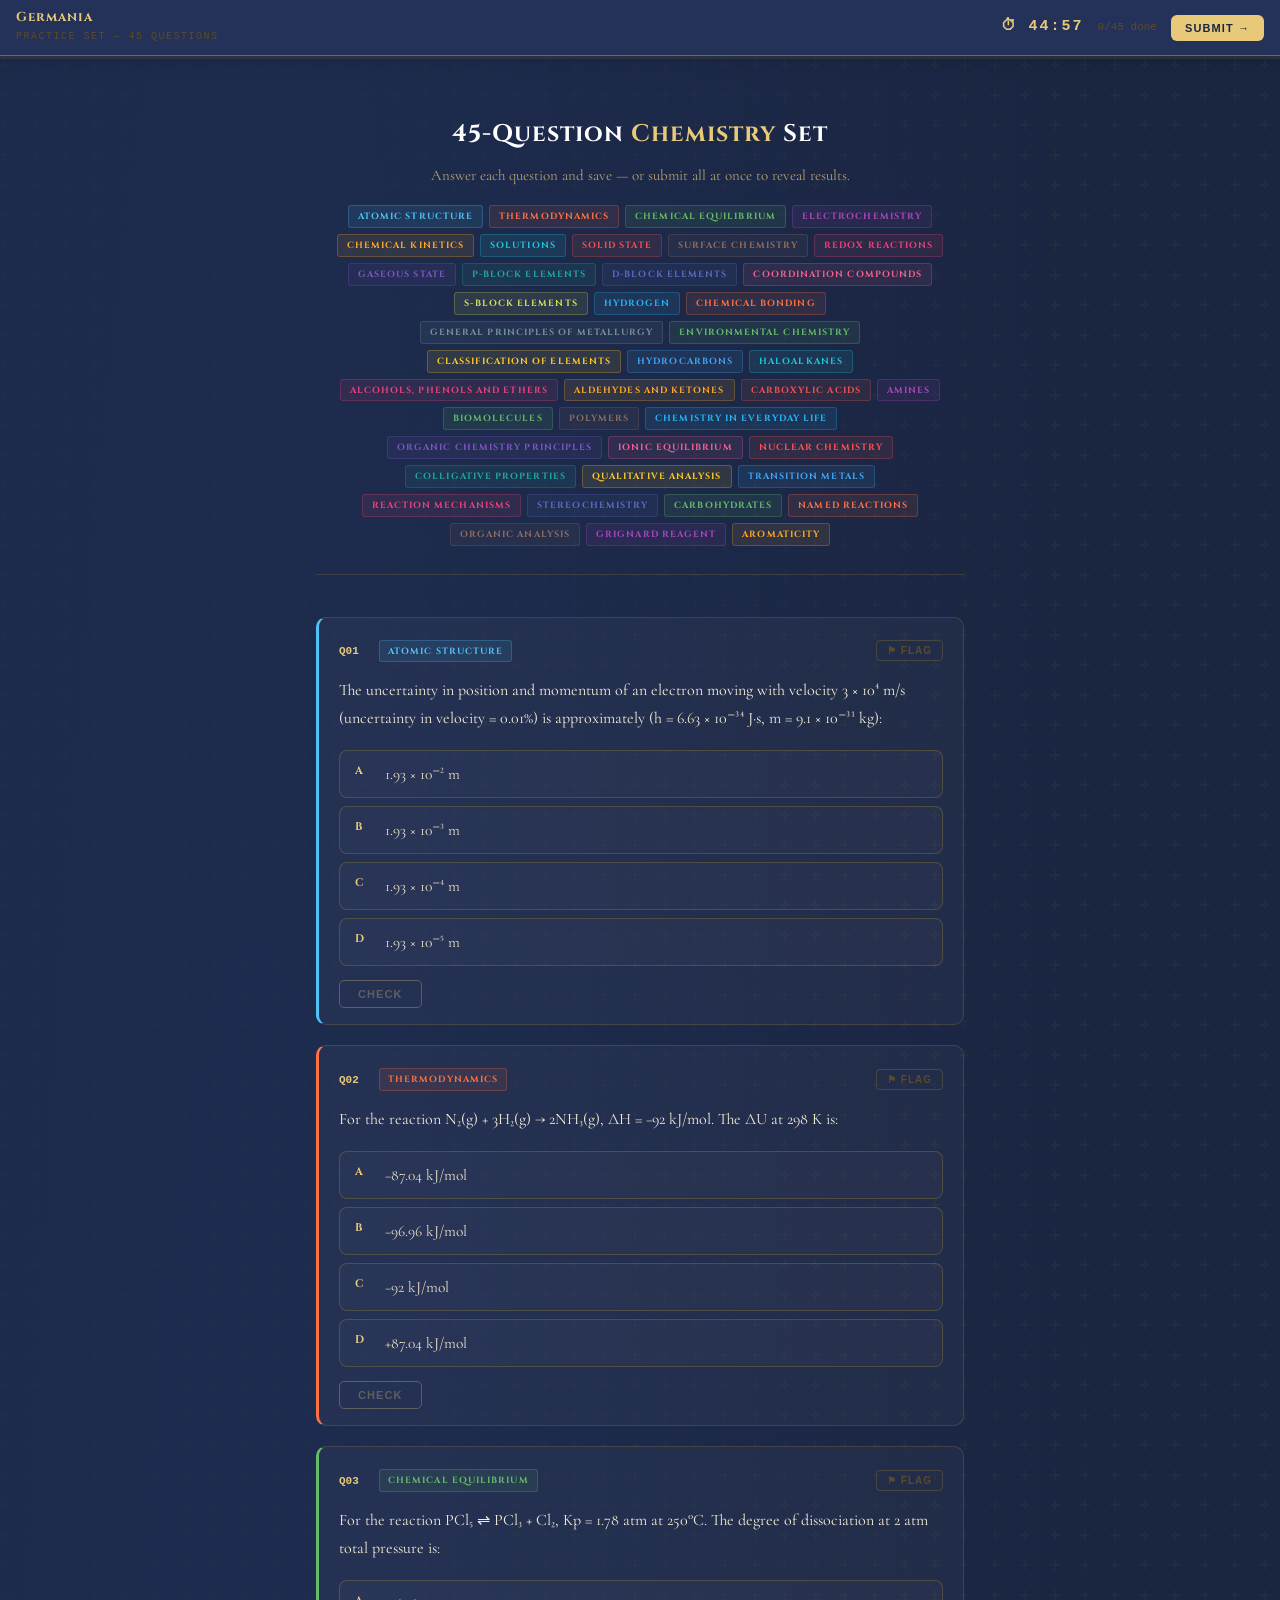
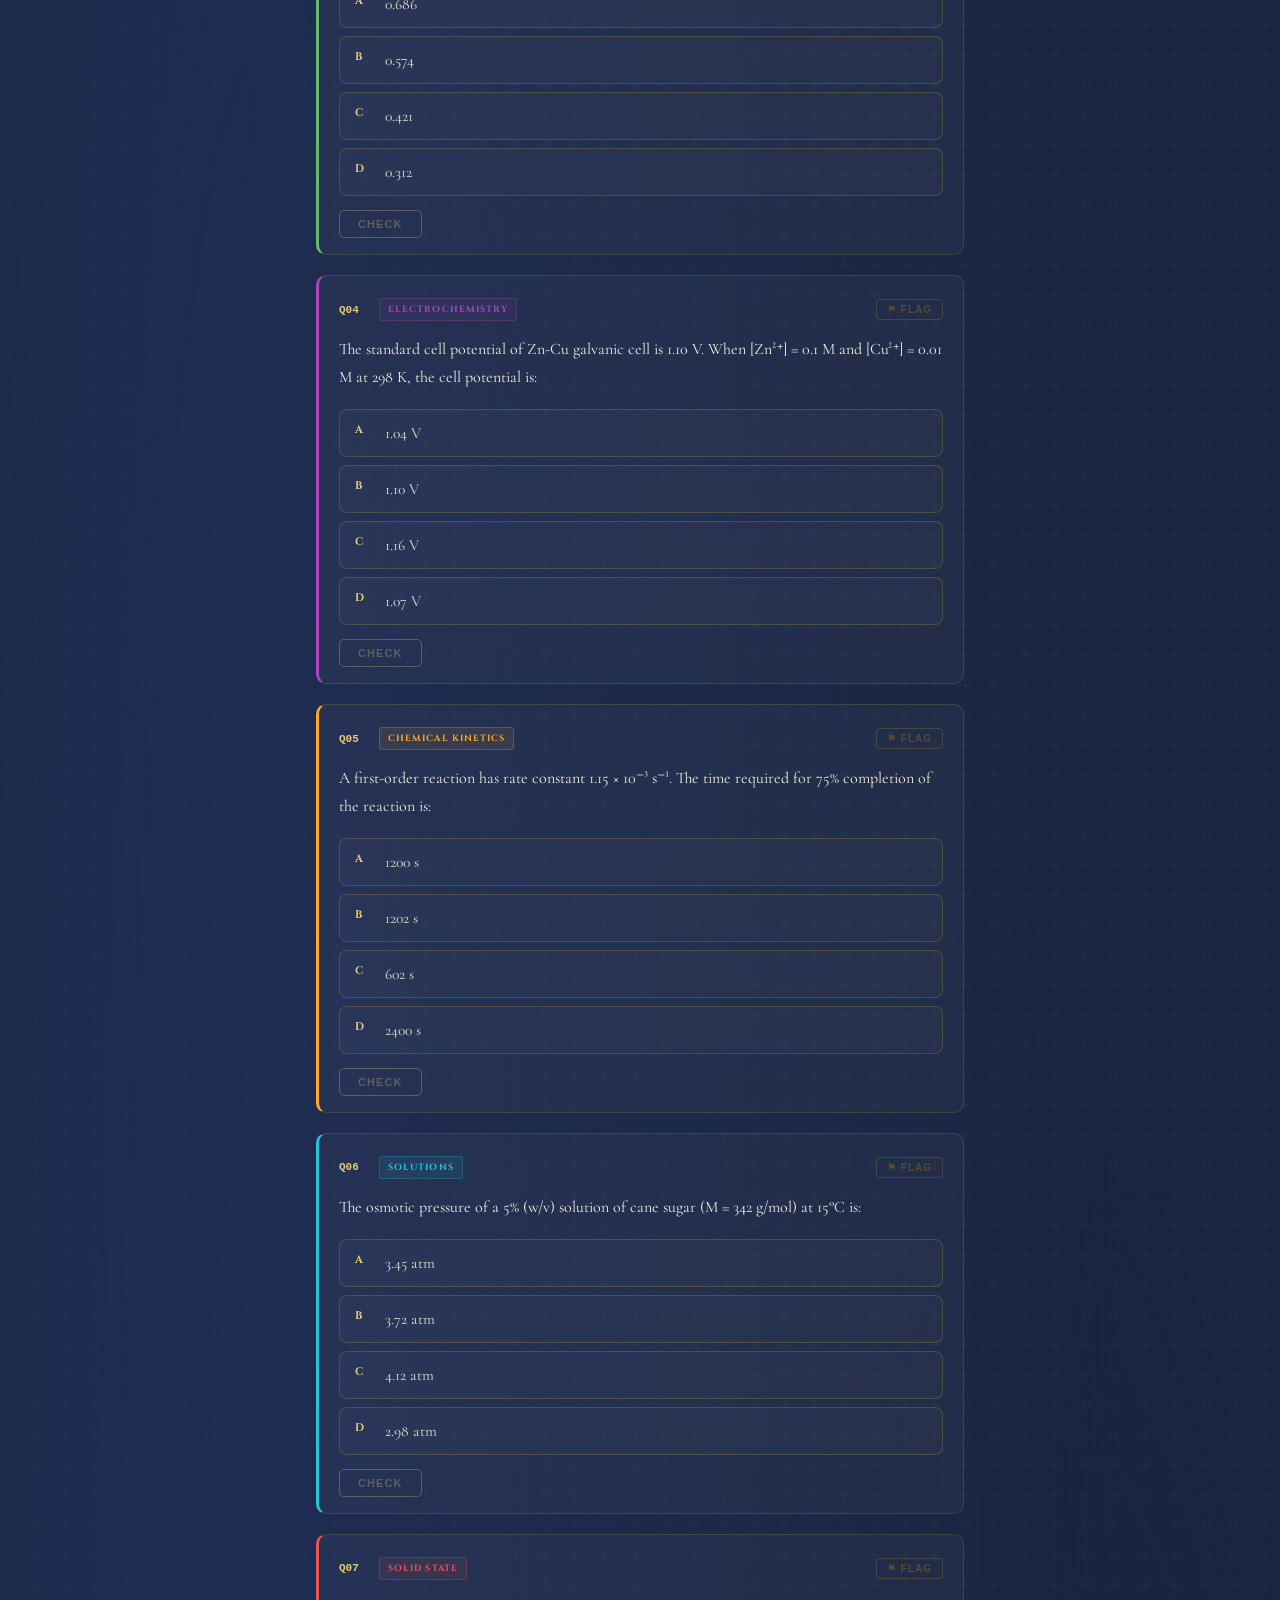
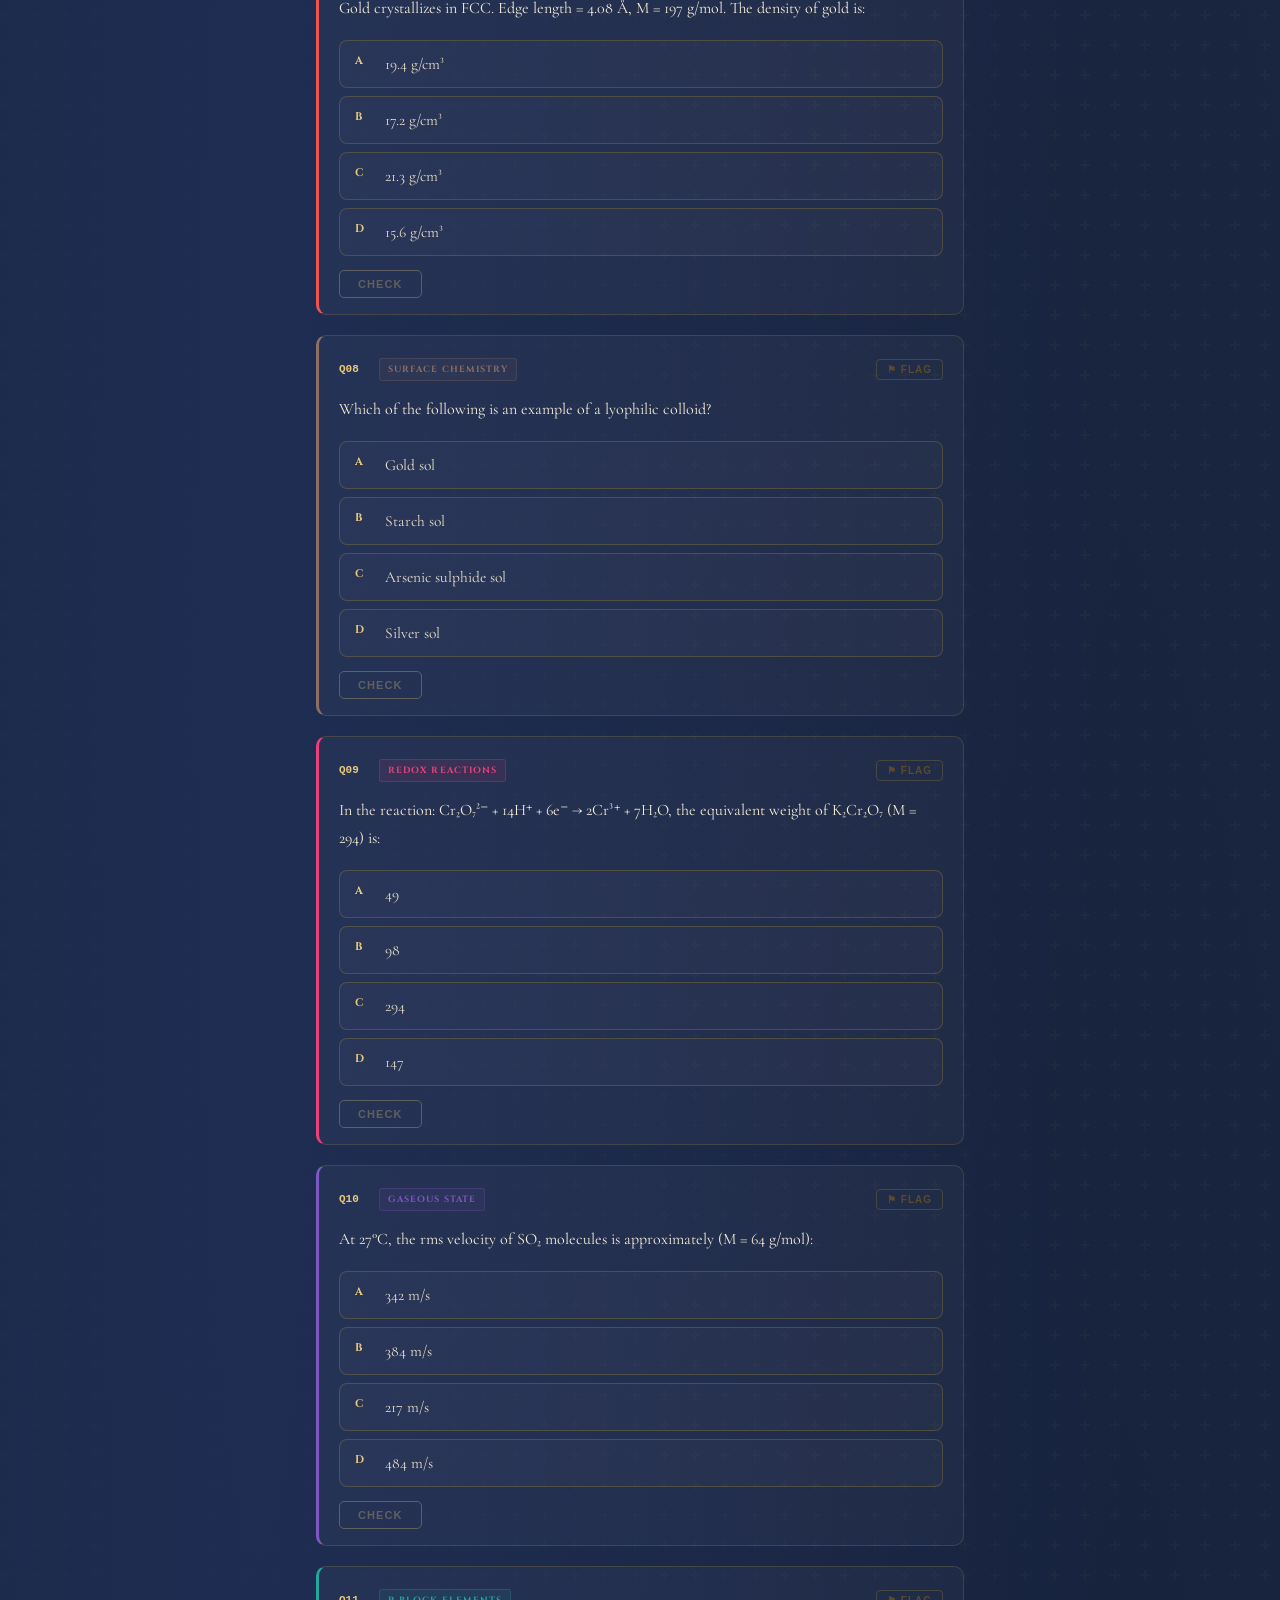
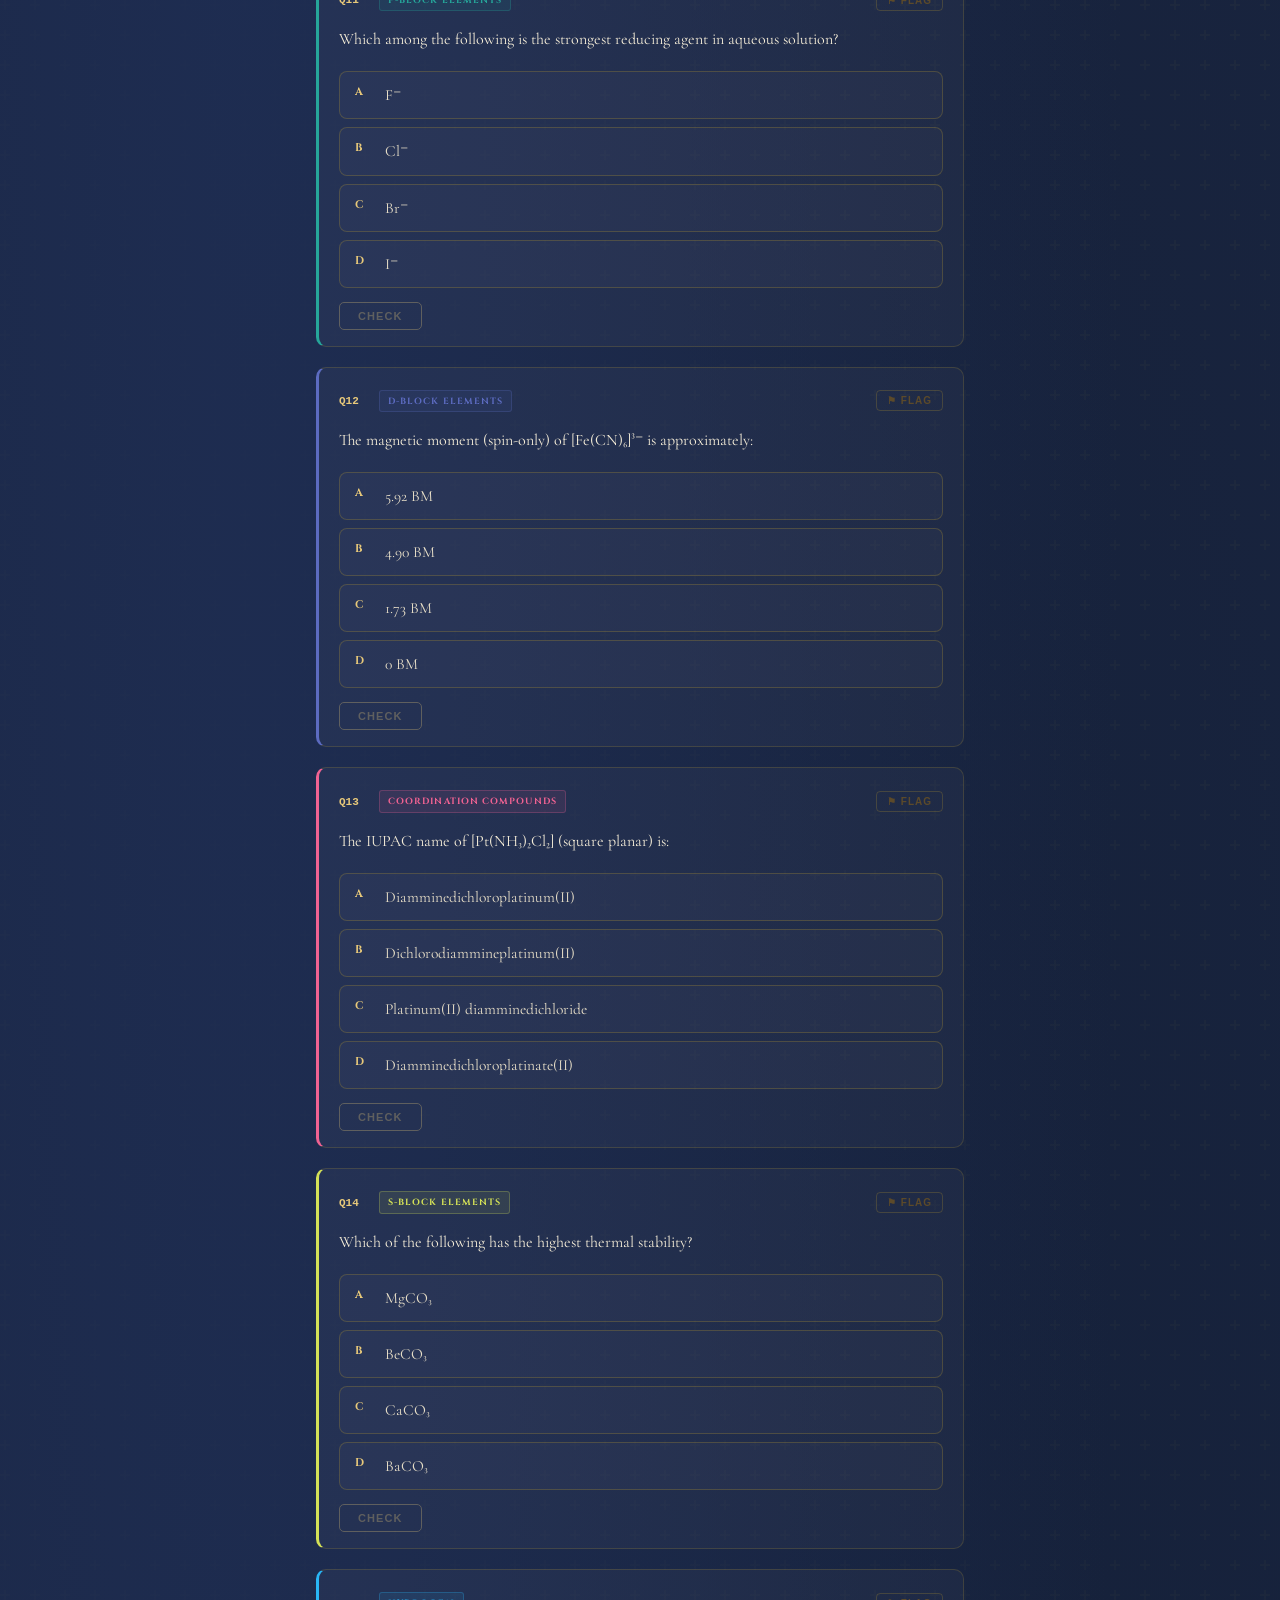
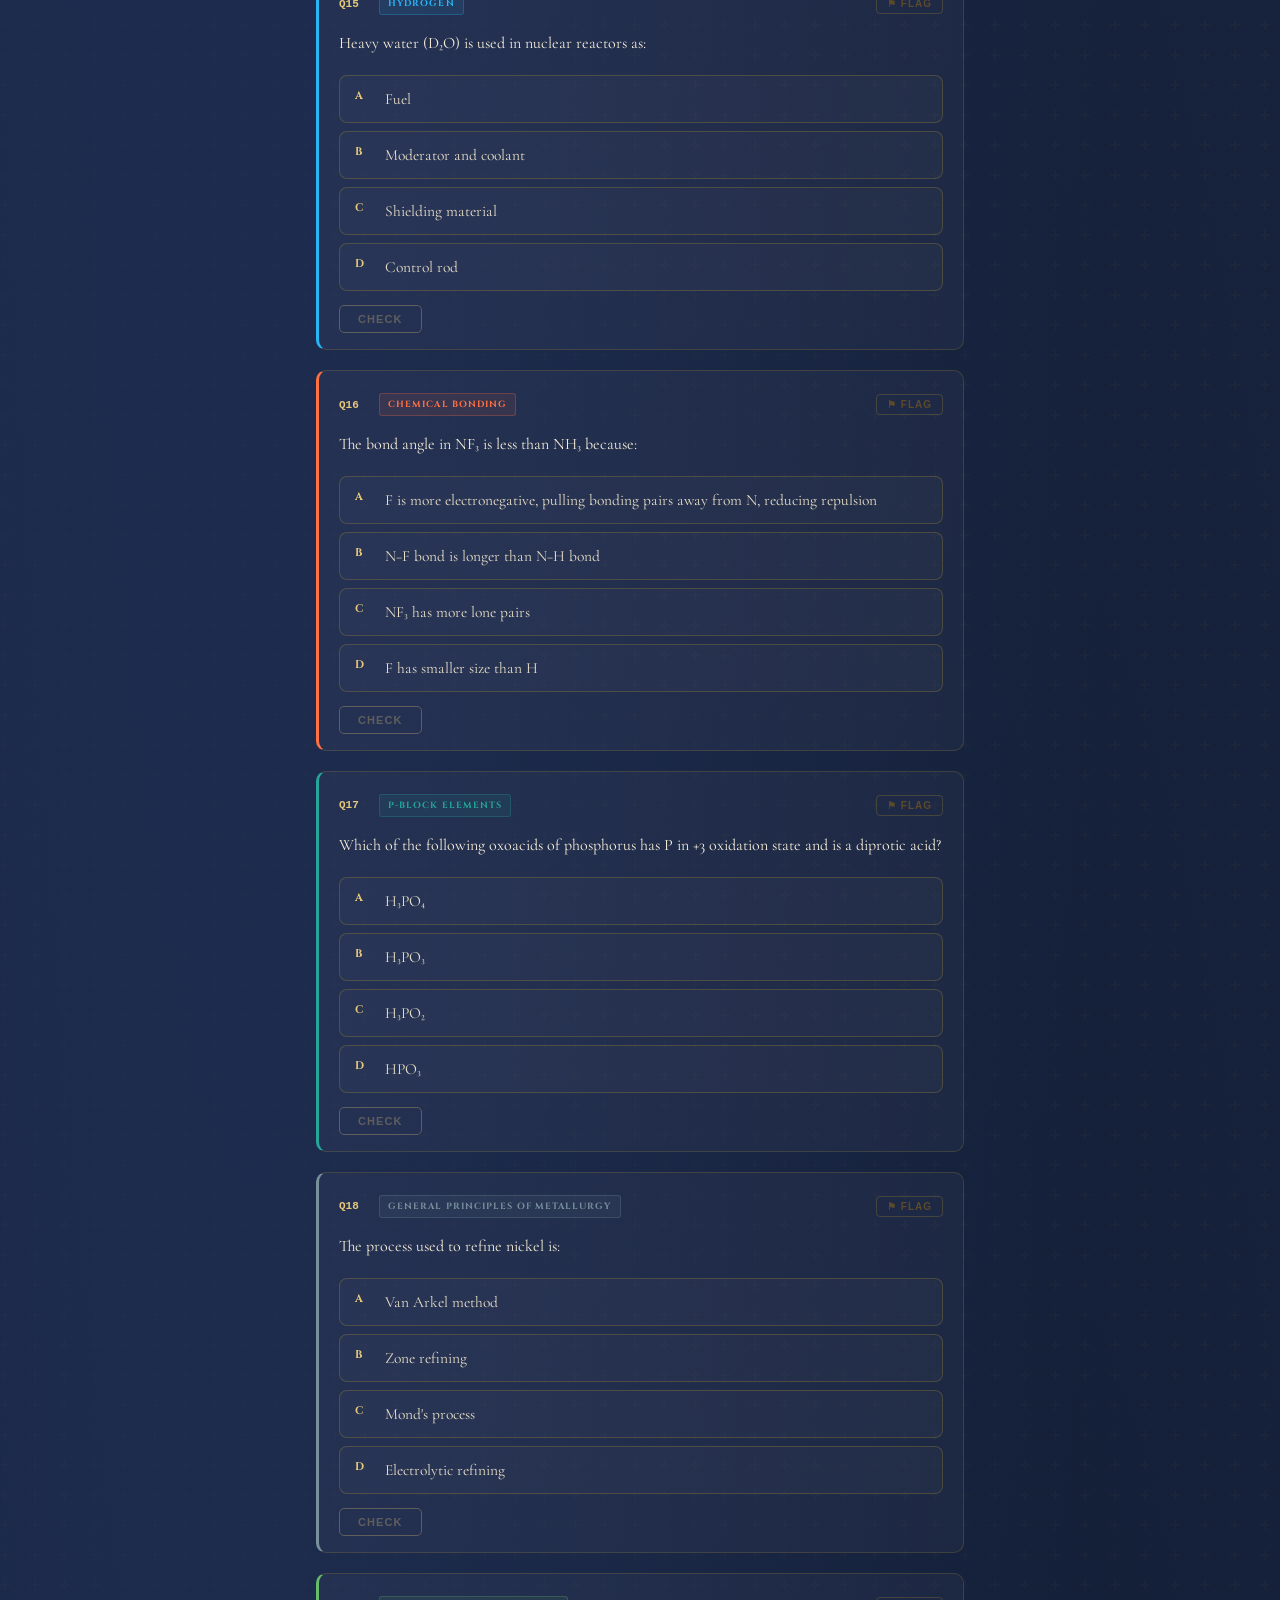
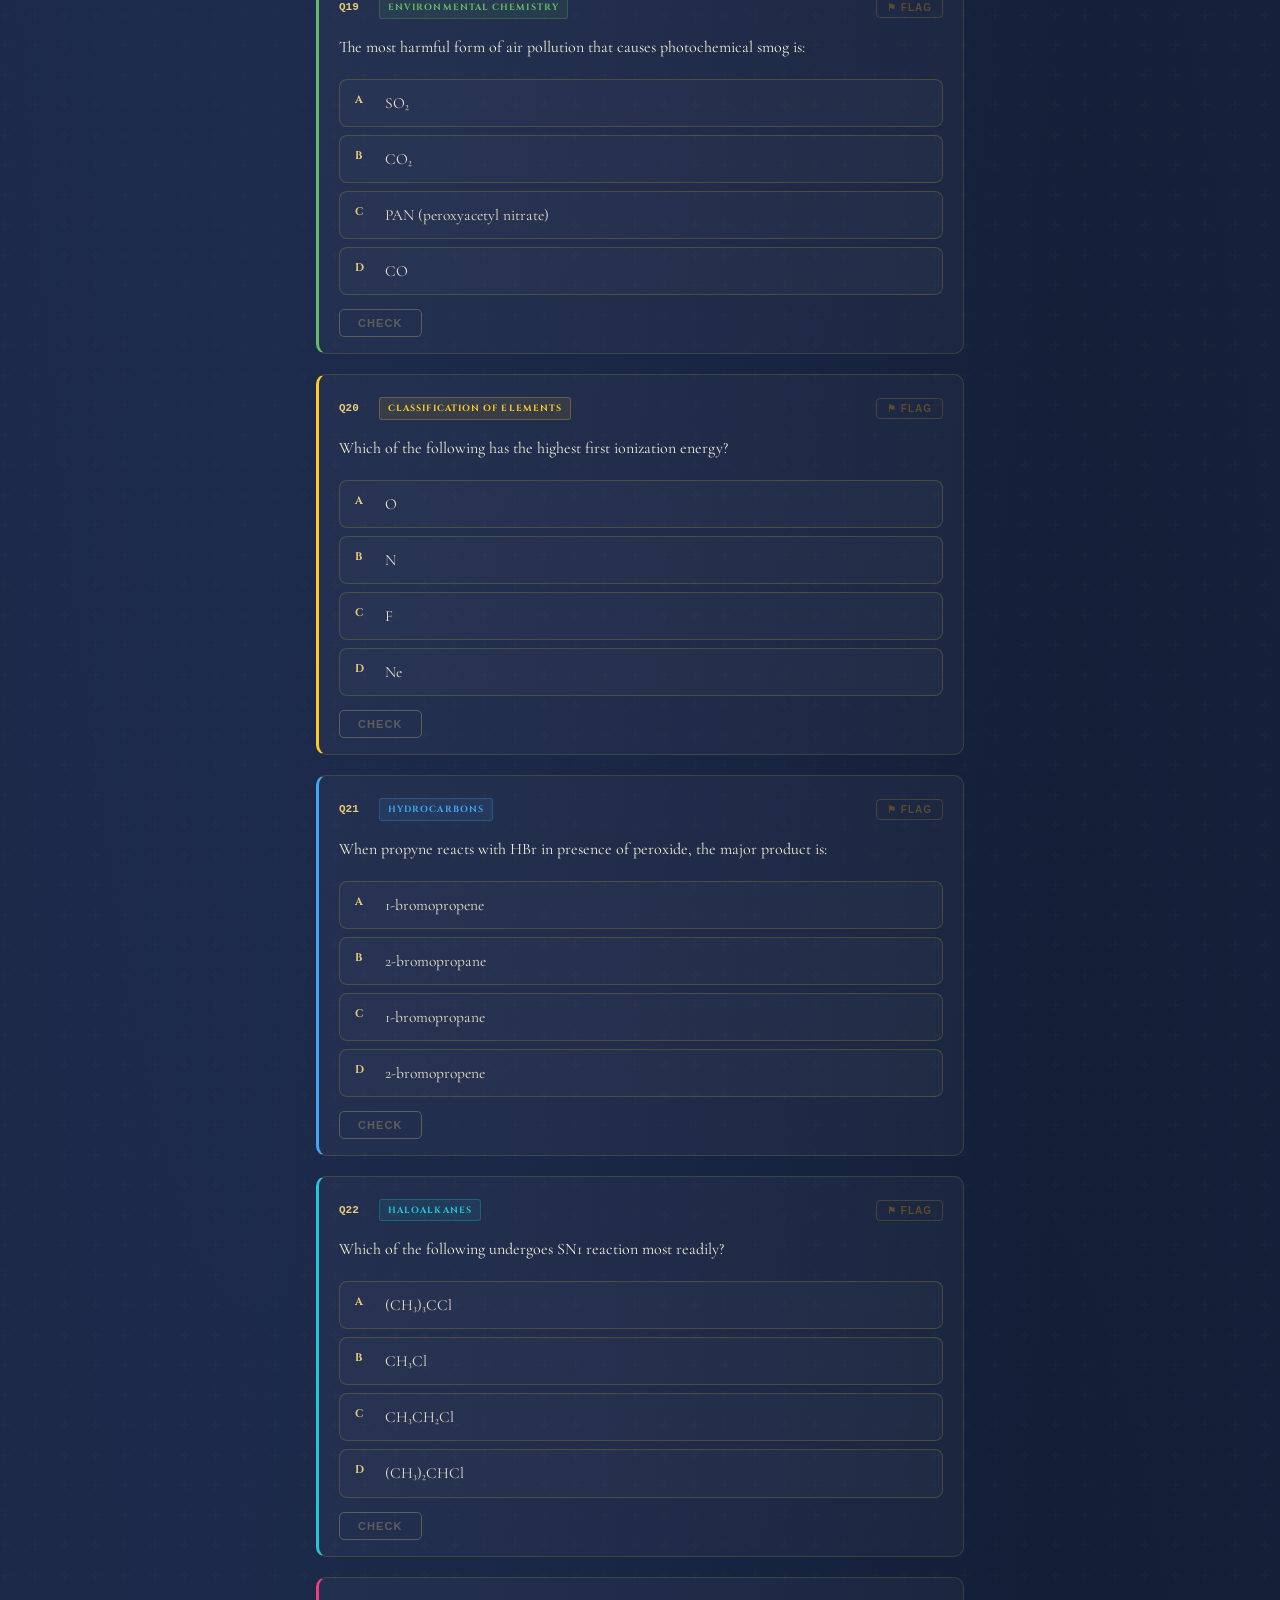
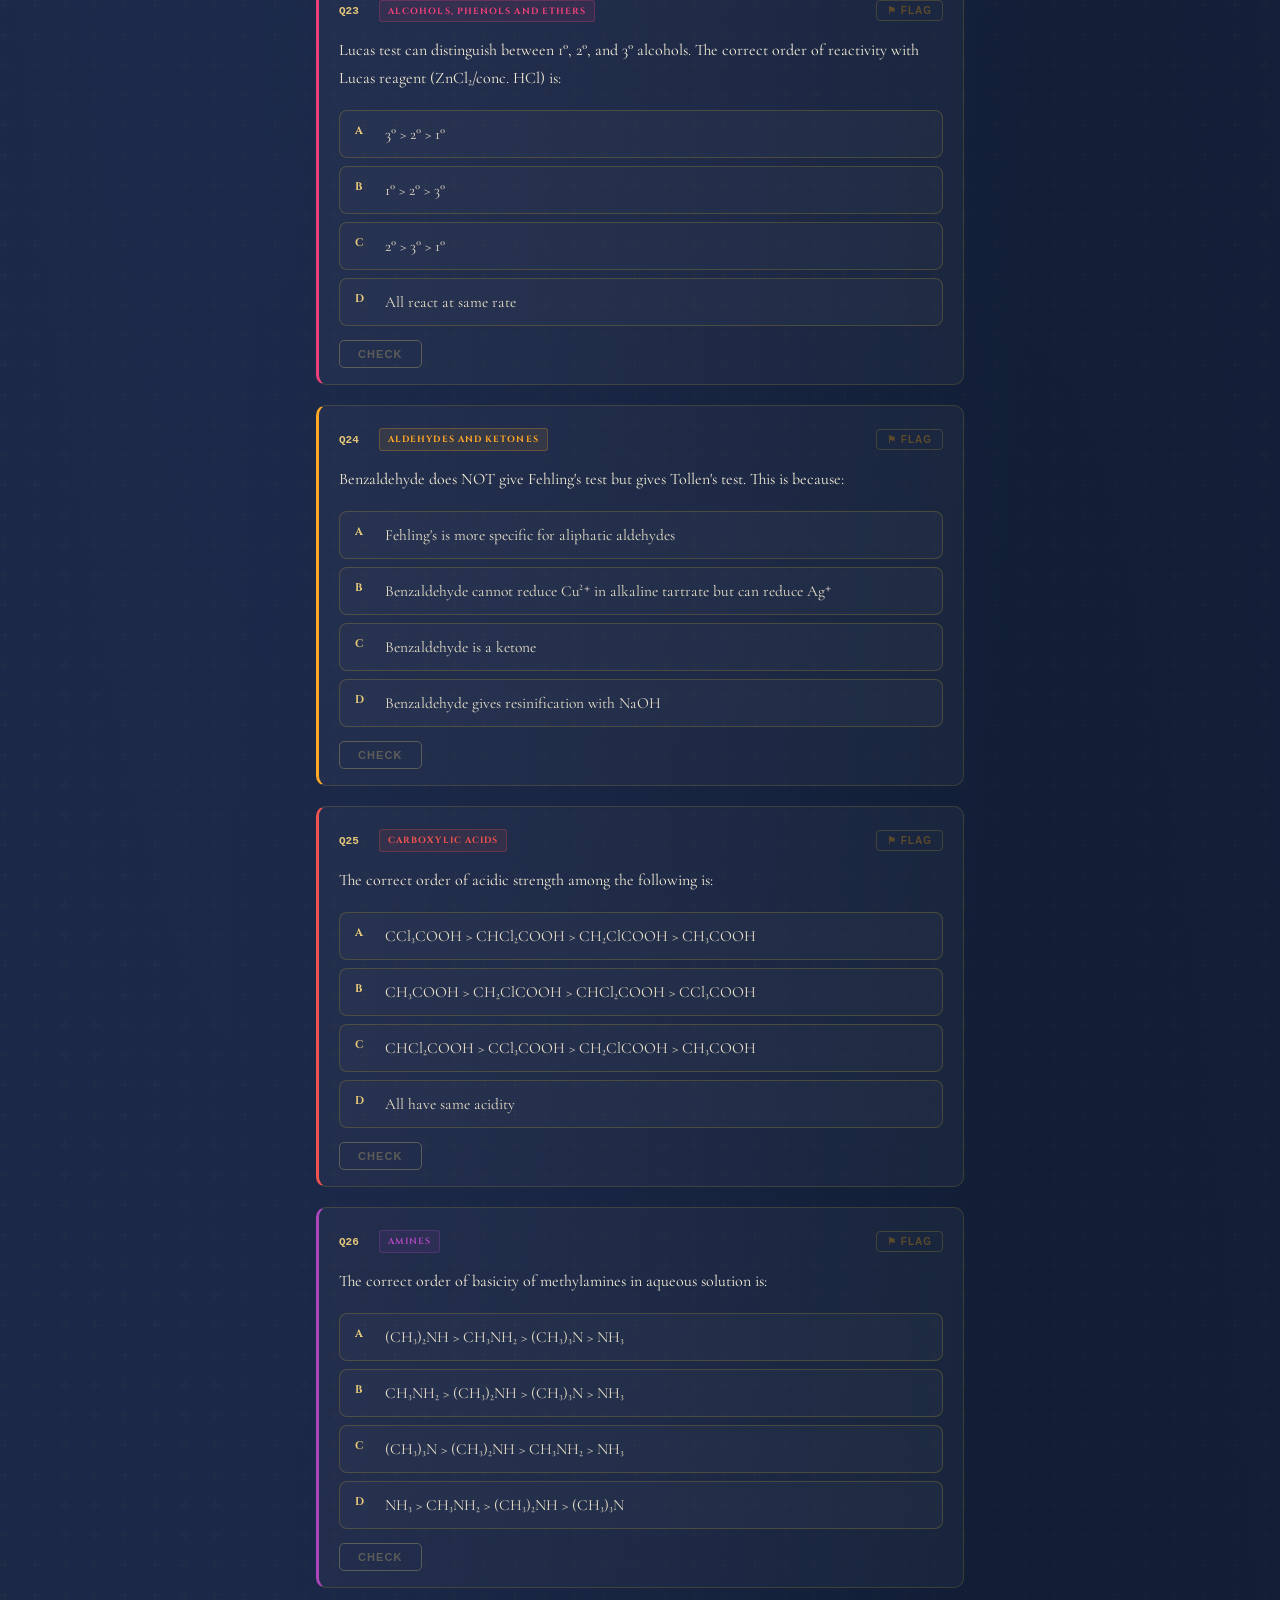
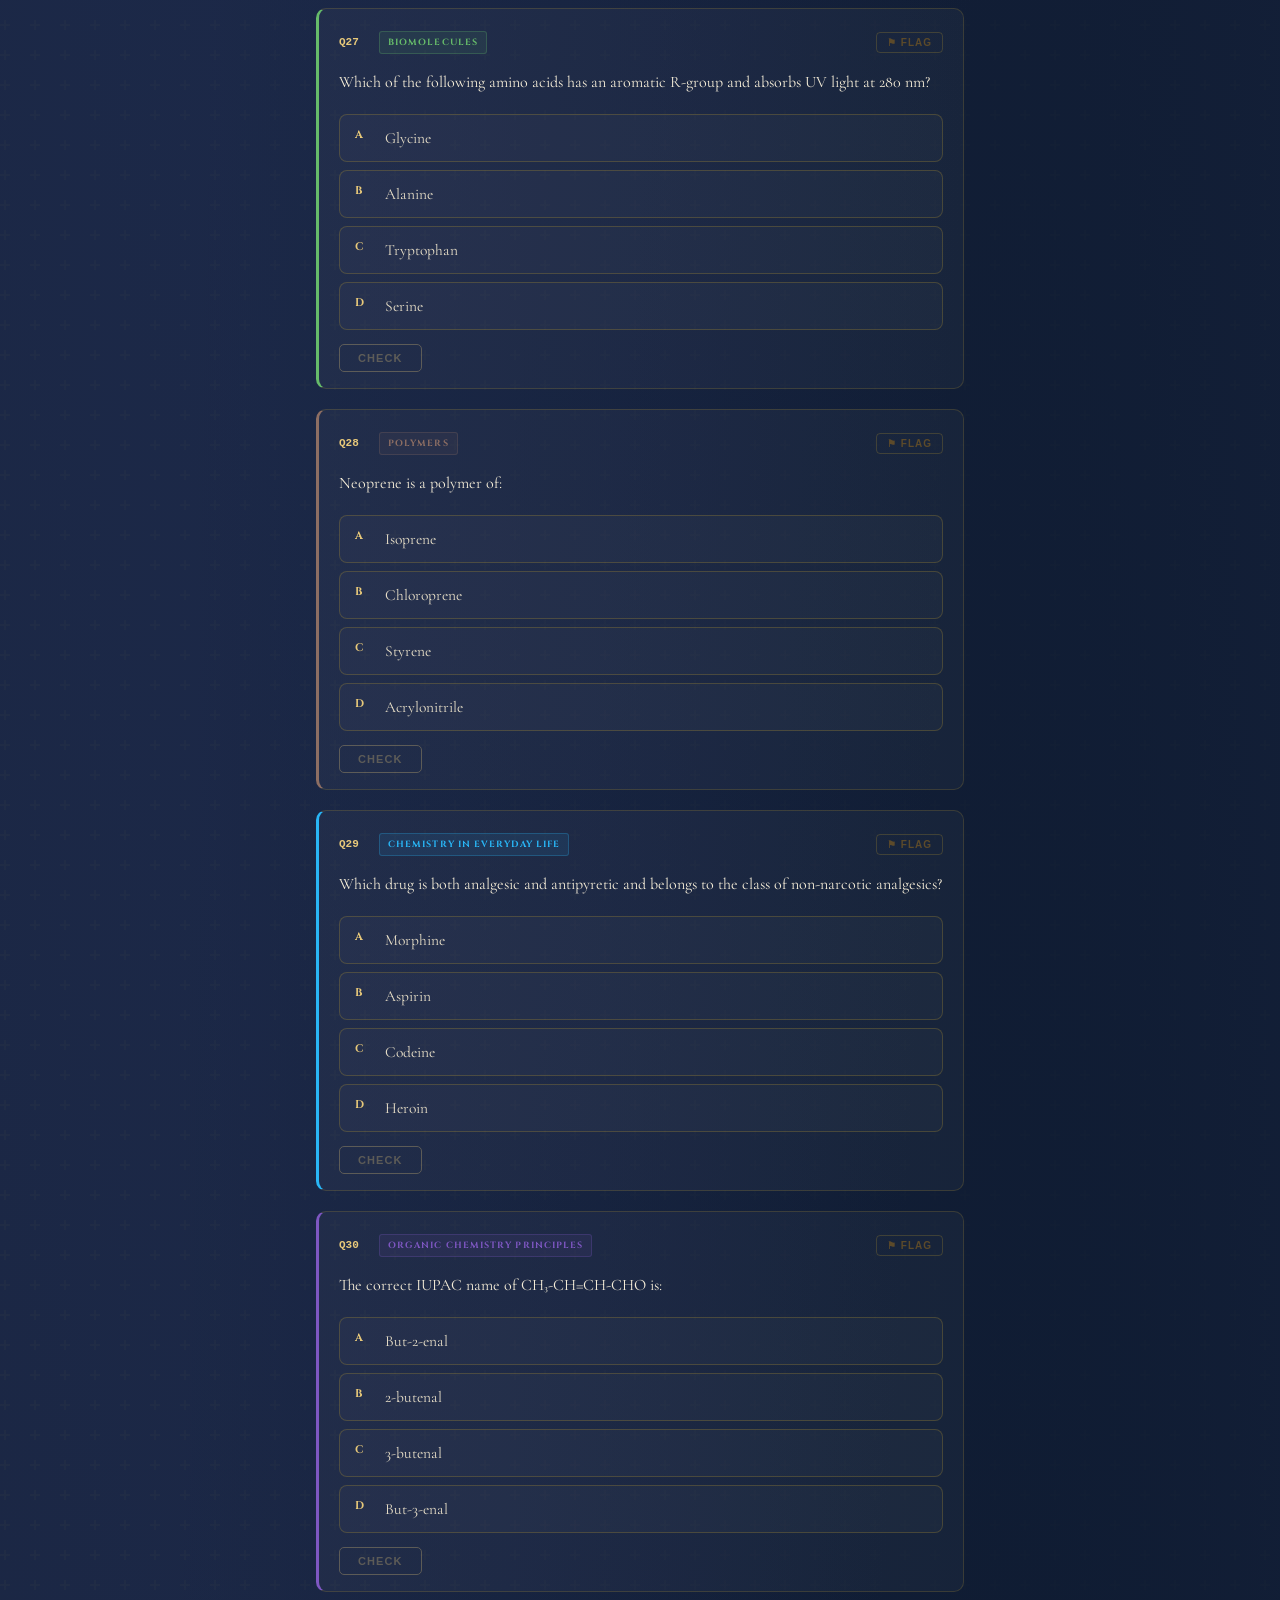
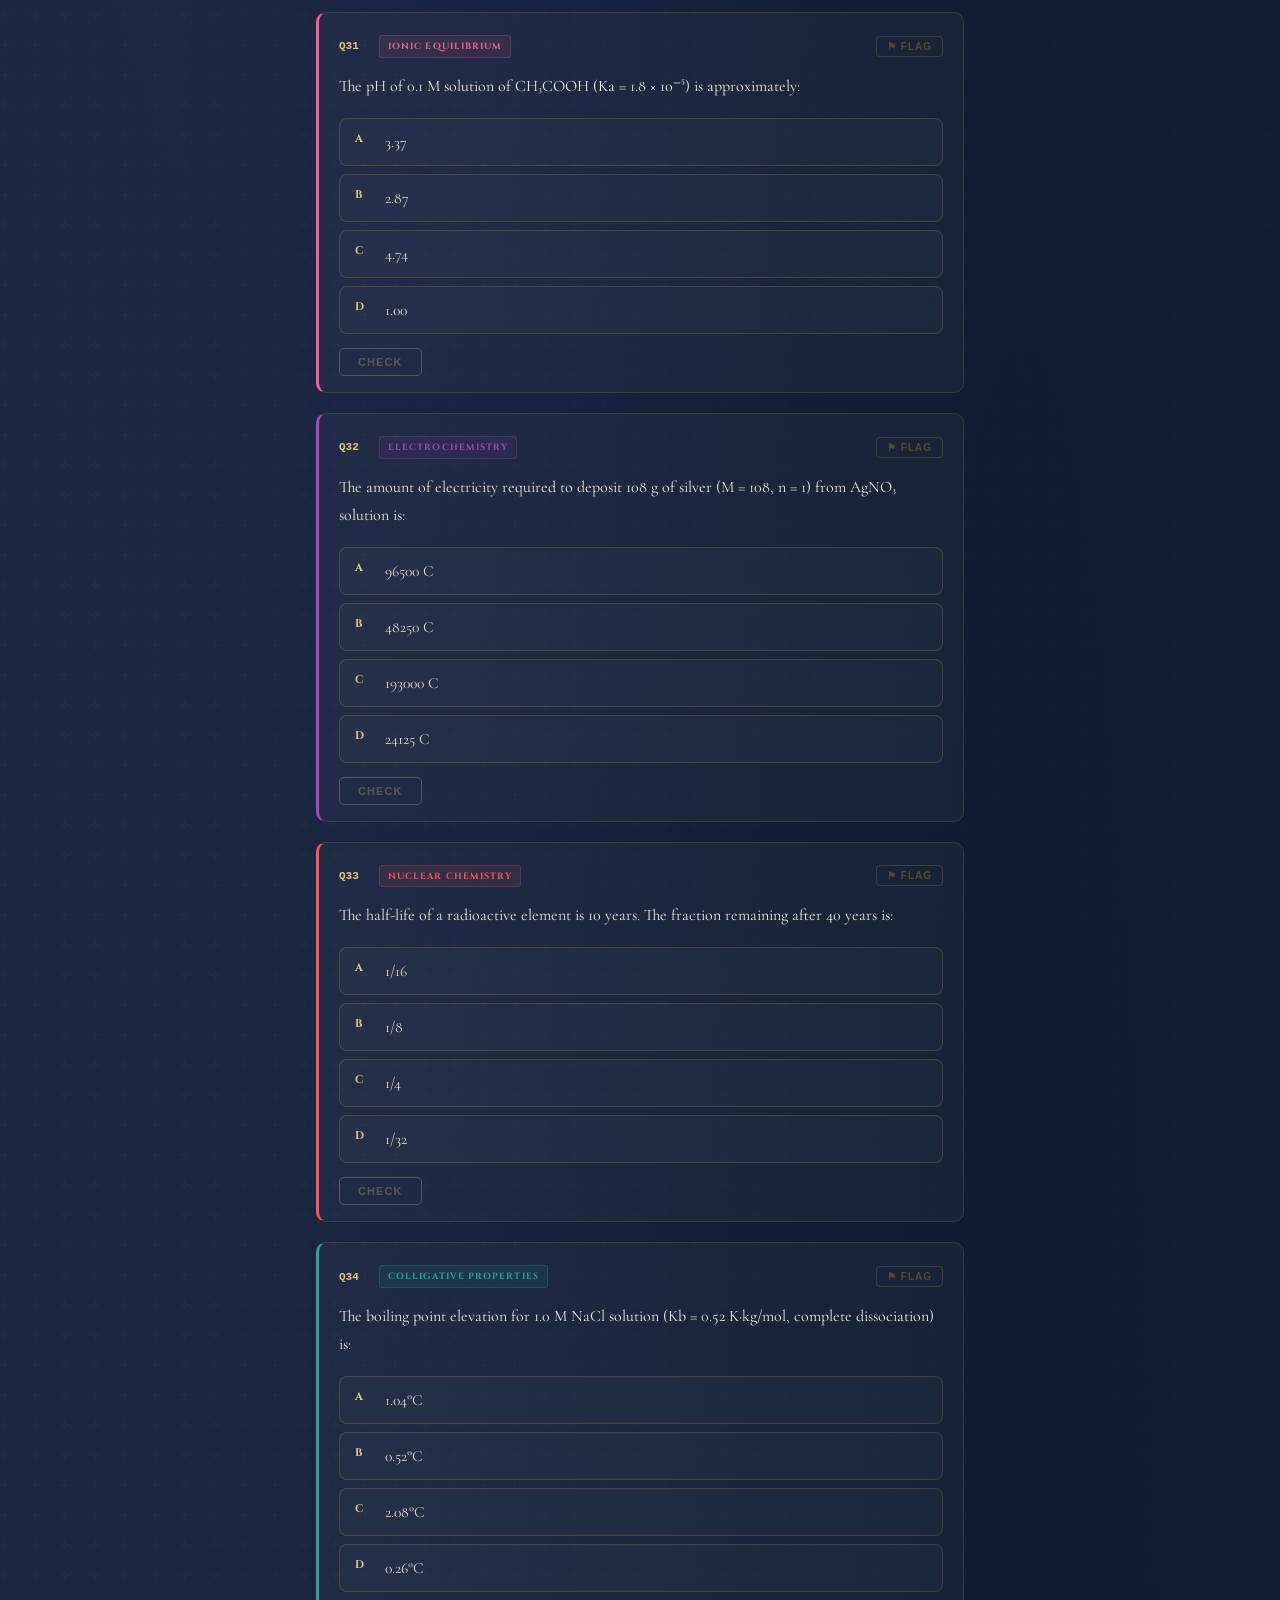
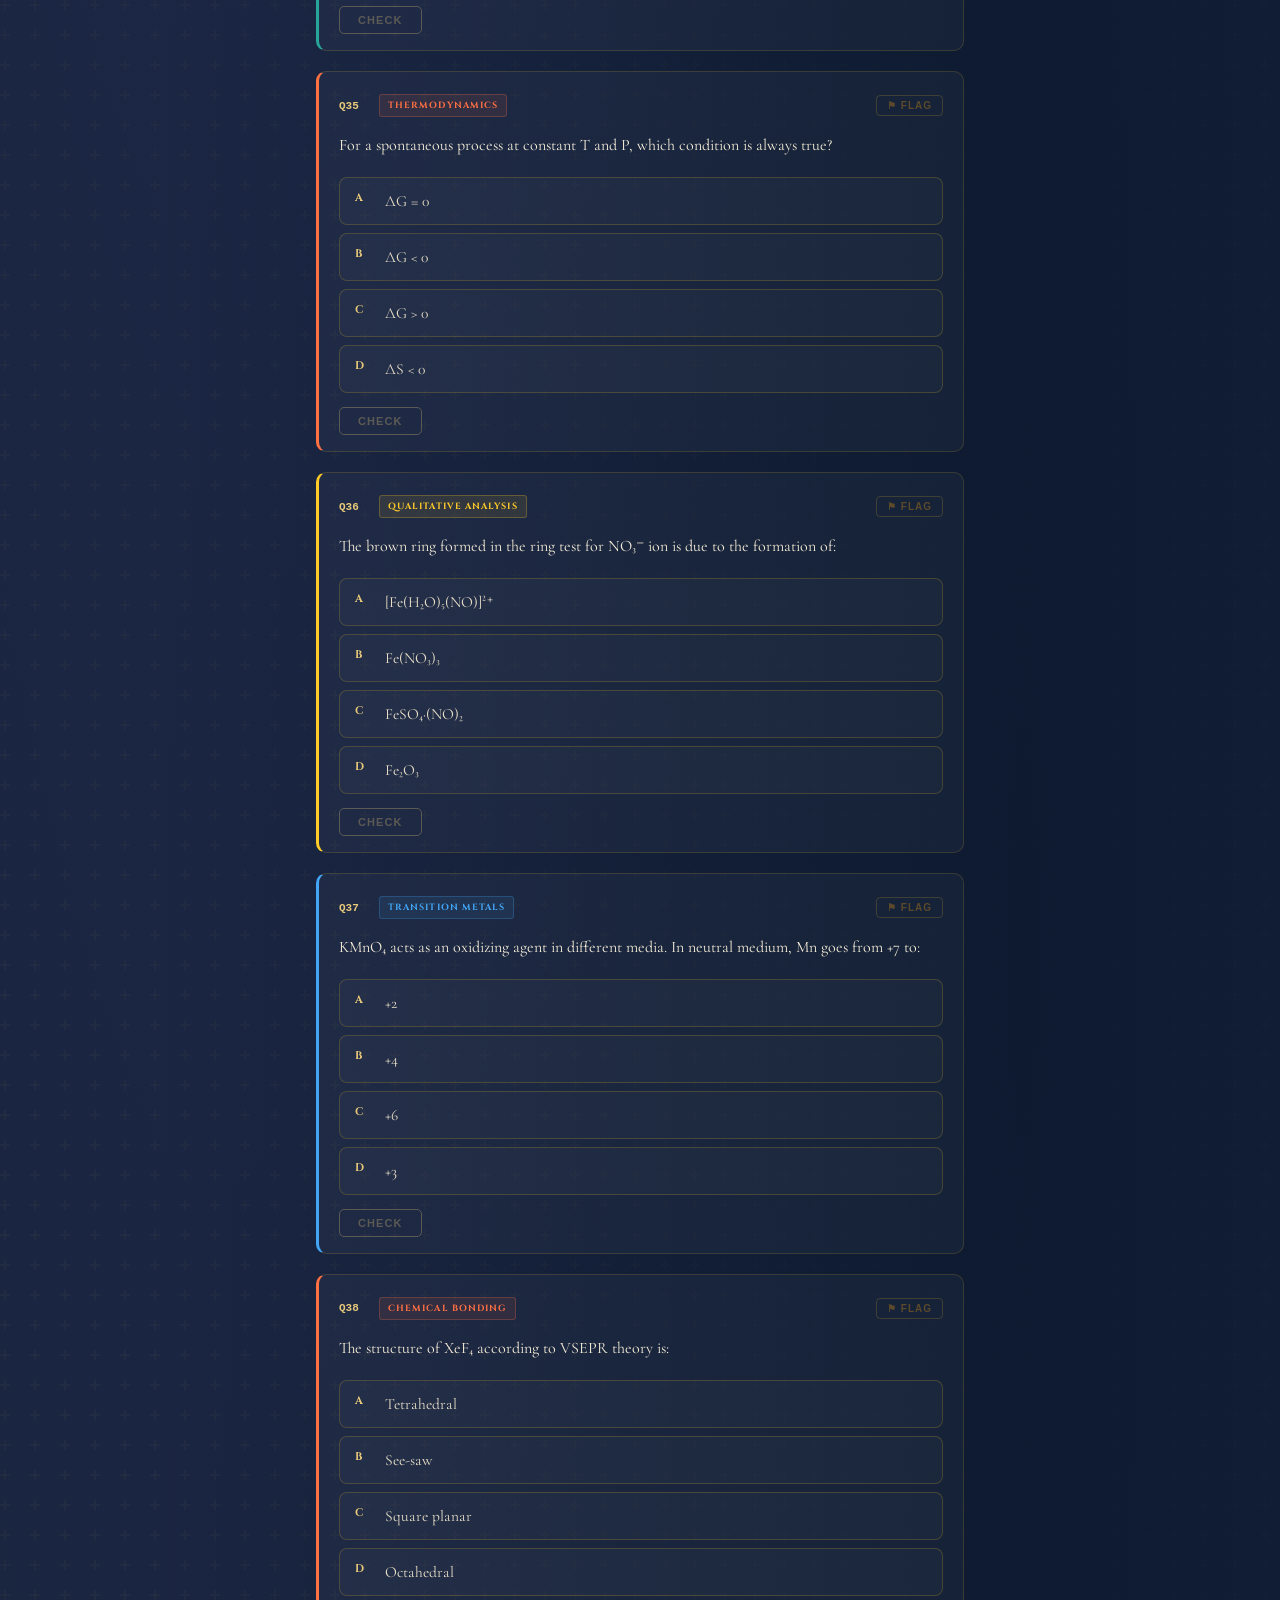
<file: www/germania.html>
<!DOCTYPE html>
<html lang="en">
<head>
<meta charset="UTF-8">
<meta name="viewport" content="width=device-width, initial-scale=1.0">
<title>Germania</title>
<link rel="stylesheet" href="theme.css">
<link rel="stylesheet" href="gm.css">
</head>
<body>

<!-- Header -->
<div id="header">
  <div>
    <div id="header-label">Germania</div>
    <div id="header-title">Practice Set — 45 Questions</div>
  </div>
  <div id="header-right">
    <div id="timer">⏱ 45:00</div>
    <div id="attempted-count">0/45 done</div>
    <button id="submit-btn" onclick="submitQuiz()">Submit →</button>
  </div>
</div>

<!-- Progress strip -->
<div id="progress-strip"><div id="progress-fill" style="width:0%"></div></div>

<!-- Layout -->
<div id="layout">
  <div id="sidebar" style="display:none">
    <div id="q-grid"></div>
    <div id="legend"></div>
  </div>

  <!-- Main: all questions scrollable -->
  <div id="main">

    <!-- Intro banner -->
    <div id="intro-banner">
      <div id="intro-title">45-Question <span>Chemistry</span> Set</div>
      <div id="intro-sub">Answer each question and save — or submit all at once to reveal results.</div>
      <div id="intro-legend"></div>
    </div>

    <!-- Question list rendered by JS -->
    <div id="question-list"></div>

    <!-- Global submit -->
    <div id="global-submit-wrap">
      <button id="global-submit-btn" onclick="submitQuiz()">Submit All &amp; See Results →</button>
    </div>

    <!-- Performance Summary (post-submit) -->
    <div id="perf-summary" style="display:none;">
      <div id="perf-label">PERFORMANCE SUMMARY</div>
      <div id="perf-grid"></div>
    </div>

  </div>
</div>

<script>
const questions = [
  { id:1, topic:"Atomic Structure", q:"The uncertainty in position and momentum of an electron moving with velocity 3 × 10⁴ m/s (uncertainty in velocity = 0.01%) is approximately (h = 6.63 × 10⁻³⁴ J·s, m = 9.1 × 10⁻³¹ kg):", options:["1.93 × 10⁻² m","1.93 × 10⁻³ m","1.93 × 10⁻⁴ m","1.93 × 10⁻⁵ m"], answer:0, explanation:"Δx·Δp ≥ h/4π. Δv = 0.01% of 3×10⁴ = 3 m/s. Δp = mΔv = 9.1×10⁻³¹ × 3 ≈ 2.73×10⁻³⁰. Δx = h/(4πΔp) ≈ 1.93×10⁻² m." },
  { id:2, topic:"Thermodynamics", q:"For the reaction N₂(g) + 3H₂(g) → 2NH₃(g), ΔH = −92 kJ/mol. The ΔU at 298 K is:", options:["−87.04 kJ/mol","−96.96 kJ/mol","−92 kJ/mol","+87.04 kJ/mol"], answer:0, explanation:"ΔH = ΔU + ΔngRT. Δng = 2−4 = −2. ΔU = −92 − (−2)(8.314×10⁻³)(298) = −92 + 4.955 ≈ −87.04 kJ/mol." },
  { id:3, topic:"Chemical Equilibrium", q:"For the reaction PCl₅ ⇌ PCl₃ + Cl₂, Kp = 1.78 atm at 250°C. The degree of dissociation at 2 atm total pressure is:", options:["0.686","0.574","0.421","0.312"], answer:0, explanation:"Kp = α²P/(1−α²). 1.78 = α²(2)/(1−α²). Solving: 1.78 − 1.78α² = 2α². α² = 1.78/3.78 = 0.471, α ≈ 0.686." },
  { id:4, topic:"Electrochemistry", q:"The standard cell potential of Zn-Cu galvanic cell is 1.10 V. When [Zn²⁺] = 0.1 M and [Cu²⁺] = 0.01 M at 298 K, the cell potential is:", options:["1.04 V","1.10 V","1.16 V","1.07 V"], answer:3, explanation:"E = E° − (0.0591/n)log([Zn²⁺]/[Cu²⁺]) = 1.10 − (0.0591/2)log(10) = 1.10 − 0.02955 ≈ 1.07 V." },
  { id:5, topic:"Chemical Kinetics", q:"A first-order reaction has rate constant 1.15 × 10⁻³ s⁻¹. The time required for 75% completion of the reaction is:", options:["1200 s","1202 s","602 s","2400 s"], answer:1, explanation:"t = (2.303/k)log(1/(1−x)) = (2.303/1.15×10⁻³)log(1/0.25) = 2003 × 0.6021 ≈ 1202 s." },
  { id:6, topic:"Solutions", q:"The osmotic pressure of a 5% (w/v) solution of cane sugar (M = 342 g/mol) at 15°C is:", options:["3.45 atm","3.72 atm","4.12 atm","2.98 atm"], answer:0, explanation:"π = CRT = (50/342)(0.0821)(288) = 0.1462 × 23.64 ≈ 3.45 atm." },
  { id:7, topic:"Solid State", q:"Gold crystallizes in FCC. Edge length = 4.08 Å, M = 197 g/mol. The density of gold is:", options:["19.4 g/cm³","17.2 g/cm³","21.3 g/cm³","15.6 g/cm³"], answer:0, explanation:"ρ = ZM/(Nₐa³) = (4×197)/(6.022×10²³×(4.08×10⁻⁸)³) ≈ 19.4 g/cm³." },
  { id:8, topic:"Surface Chemistry", q:"Which of the following is an example of a lyophilic colloid?", options:["Gold sol","Starch sol","Arsenic sulphide sol","Silver sol"], answer:1, explanation:"Lyophilic colloids have high affinity for dispersion medium. Starch, proteins, and gums are lyophilic. Gold, As₂S₃, and silver sols are lyophobic." },
  { id:9, topic:"Redox Reactions", q:"In the reaction: Cr₂O₇²⁻ + 14H⁺ + 6e⁻ → 2Cr³⁺ + 7H₂O, the equivalent weight of K₂Cr₂O₇ (M = 294) is:", options:["49","98","294","147"], answer:0, explanation:"n-factor = 6 (6 electrons gained per formula unit). Eq. wt. = 294/6 = 49." },
  { id:10, topic:"Gaseous State", q:"At 27°C, the rms velocity of SO₂ molecules is approximately (M = 64 g/mol):", options:["342 m/s","384 m/s","217 m/s","484 m/s"], answer:0, explanation:"u_rms = √(3RT/M) = √(3×8.314×300/0.064) ≈ 342 m/s." },
  { id:11, topic:"p-Block Elements", q:"Which among the following is the strongest reducing agent in aqueous solution?", options:["F⁻","Cl⁻","Br⁻","I⁻"], answer:3, explanation:"Reducing power of halide ions: I⁻ > Br⁻ > Cl⁻ > F⁻. I⁻ is easiest to oxidize due to largest size and most polarizable electron cloud." },
  { id:12, topic:"d-Block Elements", q:"The magnetic moment (spin-only) of [Fe(CN)₆]³⁻ is approximately:", options:["5.92 BM","4.90 BM","1.73 BM","0 BM"], answer:2, explanation:"CN⁻ is a strong field ligand. Fe³⁺ has low-spin t₂g⁵ eg⁰. Unpaired electrons = 1. μ = √(1×3) = 1.73 BM." },
  { id:13, topic:"Coordination Compounds", q:"The IUPAC name of [Pt(NH₃)₂Cl₂] (square planar) is:", options:["Diamminedichloroplatinum(II)","Dichlorodiammineplatinum(II)","Platinum(II) diamminedichloride","Diamminedichloroplatinate(II)"], answer:0, explanation:"Ligands listed alphabetically (ammine before chlorido), then metal with oxidation state → diamminedichloridoplatinum(II)." },
  { id:14, topic:"s-Block Elements", q:"Which of the following has the highest thermal stability?", options:["MgCO₃","BeCO₃","CaCO₃","BaCO₃"], answer:3, explanation:"Thermal stability of alkaline earth metal carbonates increases down the group: BeCO₃ < MgCO₃ < CaCO₃ < SrCO₃ < BaCO₃." },
  { id:15, topic:"Hydrogen", q:"Heavy water (D₂O) is used in nuclear reactors as:", options:["Fuel","Moderator and coolant","Shielding material","Control rod"], answer:1, explanation:"D₂O is an excellent moderator (slows neutrons) and coolant in CANDU-type reactors. It has low neutron absorption cross-section." },
  { id:16, topic:"Chemical Bonding", q:"The bond angle in NF₃ is less than NH₃ because:", options:["F is more electronegative, pulling bonding pairs away from N, reducing repulsion","N−F bond is longer than N−H bond","NF₃ has more lone pairs","F has smaller size than H"], answer:0, explanation:"In NF₃, F pulls bonding electron pairs away from N, reducing bp-bp repulsion relative to lp-bp repulsion → 102.5° vs 107.8° in NH₃." },
  { id:17, topic:"p-Block Elements", q:"Which of the following oxoacids of phosphorus has P in +3 oxidation state and is a diprotic acid?", options:["H₃PO₄","H₃PO₃","H₃PO₂","HPO₃"], answer:1, explanation:"H₃PO₃ (phosphorous acid) has P in +3 state and is diprotic — 2 ionizable OH groups and 1 P−H bond (non-ionizable)." },
  { id:18, topic:"General Principles of Metallurgy", q:"The process used to refine nickel is:", options:["Van Arkel method","Zone refining","Mond's process","Electrolytic refining"], answer:2, explanation:"Mond's process uses CO to form volatile Ni(CO)₄ which is decomposed at 450–470 K to give pure Ni." },
  { id:19, topic:"Environmental Chemistry", q:"The most harmful form of air pollution that causes photochemical smog is:", options:["SO₂","CO₂","PAN (peroxyacetyl nitrate)","CO"], answer:2, explanation:"PAN is a key component of photochemical smog — a powerful eye irritant formed from NOₓ and hydrocarbons under UV light." },
  { id:20, topic:"Classification of Elements", q:"Which of the following has the highest first ionization energy?", options:["O","N","F","Ne"], answer:3, explanation:"IE₁ order: Ne > F > N > O. Ne has completely filled shells. N has extra stability (half-filled 2p³). Ne has highest IE₁ overall." },
  { id:21, topic:"Hydrocarbons", q:"When propyne reacts with HBr in presence of peroxide, the major product is:", options:["1-bromopropene","2-bromopropane","1-bromopropane","2-bromopropene"], answer:2, explanation:"In presence of peroxide, anti-Markovnikov addition occurs (free radical mechanism). Br goes to terminal carbon → 1-bromopropane." },
  { id:22, topic:"Haloalkanes", q:"Which of the following undergoes SN1 reaction most readily?", options:["(CH₃)₃CCl","CH₃Cl","CH₃CH₂Cl","(CH₃)₂CHCl"], answer:0, explanation:"(CH₃)₃CCl forms the most stable 3° carbocation. SN1 rate: 3° > 2° > 1° > methyl." },
  { id:23, topic:"Alcohols, Phenols and Ethers", q:"Lucas test can distinguish between 1°, 2°, and 3° alcohols. The correct order of reactivity with Lucas reagent (ZnCl₂/conc. HCl) is:", options:["3° > 2° > 1°","1° > 2° > 3°","2° > 3° > 1°","All react at same rate"], answer:0, explanation:"Lucas reagent reacts via SN1. 3° alcohols react immediately, 2° in 5 min, 1° don't react at room temperature." },
  { id:24, topic:"Aldehydes and Ketones", q:"Benzaldehyde does NOT give Fehling's test but gives Tollen's test. This is because:", options:["Fehling's is more specific for aliphatic aldehydes","Benzaldehyde cannot reduce Cu²⁺ in alkaline tartrate but can reduce Ag⁺","Benzaldehyde is a ketone","Benzaldehyde gives resinification with NaOH"], answer:0, explanation:"Fehling's requires stronger reducing power. Aromatic aldehydes reduce Ag⁺ (milder oxidant) but not Cu²⁺ in Fehling's." },
  { id:25, topic:"Carboxylic Acids", q:"The correct order of acidic strength among the following is:", options:["CCl₃COOH > CHCl₂COOH > CH₂ClCOOH > CH₃COOH","CH₃COOH > CH₂ClCOOH > CHCl₂COOH > CCl₃COOH","CHCl₂COOH > CCl₃COOH > CH₂ClCOOH > CH₃COOH","All have same acidity"], answer:0, explanation:"Cl is electron withdrawing (−I effect). More Cl atoms → more acidic. CCl₃COOH > CHCl₂COOH > CH₂ClCOOH > CH₃COOH." },
  { id:26, topic:"Amines", q:"The correct order of basicity of methylamines in aqueous solution is:", options:["(CH₃)₂NH > CH₃NH₂ > (CH₃)₃N > NH₃","CH₃NH₂ > (CH₃)₂NH > (CH₃)₃N > NH₃","(CH₃)₃N > (CH₃)₂NH > CH₃NH₂ > NH₃","NH₃ > CH₃NH₂ > (CH₃)₂NH > (CH₃)₃N"], answer:0, explanation:"In aqueous solution, solvation matters. (CH₃)₂NH > CH₃NH₂ > (CH₃)₃N > NH₃. Trimethylamine's basicity is reduced by steric hindrance." },
  { id:27, topic:"Biomolecules", q:"Which of the following amino acids has an aromatic R-group and absorbs UV light at 280 nm?", options:["Glycine","Alanine","Tryptophan","Serine"], answer:2, explanation:"Tryptophan (Trp, W) has an indole side chain absorbing strongly at 280 nm, used to measure protein concentration spectrophotometrically." },
  { id:28, topic:"Polymers", q:"Neoprene is a polymer of:", options:["Isoprene","Chloroprene","Styrene","Acrylonitrile"], answer:1, explanation:"Neoprene (polychloroprene) is obtained by free radical polymerization of chloroprene (2-chloro-1,3-butadiene)." },
  { id:29, topic:"Chemistry in Everyday Life", q:"Which drug is both analgesic and antipyretic and belongs to the class of non-narcotic analgesics?", options:["Morphine","Aspirin","Codeine","Heroin"], answer:1, explanation:"Aspirin (acetylsalicylic acid) is a non-narcotic analgesic with analgesic, antipyretic, and anti-inflammatory properties." },
  { id:30, topic:"Organic Chemistry Principles", q:"The correct IUPAC name of CH₃-CH=CH-CHO is:", options:["But-2-enal","2-butenal","3-butenal","But-3-enal"], answer:0, explanation:"CHO = C1. Double bond at C2−C3 → but-2-enal." },
  { id:31, topic:"Ionic Equilibrium", q:"The pH of 0.1 M solution of CH₃COOH (Ka = 1.8 × 10⁻⁵) is approximately:", options:["3.37","2.87","4.74","1.00"], answer:1, explanation:"[H⁺] = √(Ka × C) = √(1.8×10⁻⁶) = 1.34×10⁻³. pH = −log(1.34×10⁻³) ≈ 2.87." },
  { id:32, topic:"Electrochemistry", q:"The amount of electricity required to deposit 108 g of silver (M = 108, n = 1) from AgNO₃ solution is:", options:["96500 C","48250 C","193000 C","24125 C"], answer:0, explanation:"1 mole Ag requires 1 Faraday = 96500 C. 108 g = 1 mol Ag → 96500 C." },
  { id:33, topic:"Nuclear Chemistry", q:"The half-life of a radioactive element is 10 years. The fraction remaining after 40 years is:", options:["1/16","1/8","1/4","1/32"], answer:0, explanation:"n = t/t½ = 40/10 = 4 half-lives. Fraction = (1/2)⁴ = 1/16." },
  { id:34, topic:"Colligative Properties", q:"The boiling point elevation for 1.0 M NaCl solution (Kb = 0.52 K·kg/mol, complete dissociation) is:", options:["1.04°C","0.52°C","2.08°C","0.26°C"], answer:0, explanation:"NaCl → Na⁺ + Cl⁻, i = 2. ΔTb = i·Kb·m = 2 × 0.52 × 1.0 = 1.04°C." },
  { id:35, topic:"Thermodynamics", q:"For a spontaneous process at constant T and P, which condition is always true?", options:["ΔG = 0","ΔG < 0","ΔG > 0","ΔS < 0"], answer:1, explanation:"ΔG < 0 for spontaneous processes at constant T and P. ΔG = 0 at equilibrium." },
  { id:36, topic:"Qualitative Analysis", q:"The brown ring formed in the ring test for NO₃⁻ ion is due to the formation of:", options:["[Fe(H₂O)₅(NO)]²⁺","Fe(NO₃)₃","FeSO₄·(NO)₂","Fe₂O₃"], answer:0, explanation:"The brown ring complex is [Fe(H₂O)₅(NO)]²⁺ — a nitrosyl complex of Fe²⁺ formed when NO coordinates to Fe²⁺." },
  { id:37, topic:"Transition Metals", q:"KMnO₄ acts as an oxidizing agent in different media. In neutral medium, Mn goes from +7 to:", options:["+2","+4","+6","+3"], answer:1, explanation:"In neutral/weakly alkaline medium, KMnO₄ is reduced to MnO₂ (brown precipitate), Mn: +7 → +4." },
  { id:38, topic:"Chemical Bonding", q:"The structure of XeF₄ according to VSEPR theory is:", options:["Tetrahedral","See-saw","Square planar","Octahedral"], answer:2, explanation:"XeF₄ has 6 electron pairs (4 bp + 2 lp) → octahedral geometry with 2 lone pairs at axial positions → square planar molecular geometry." },
  { id:39, topic:"Reaction Mechanisms", q:"The reagent used to convert a primary amine to a diazonium salt is:", options:["NaNO₂/HCl at 0–5°C","HNO₃","NaNO₂ at room temp","NO₂ gas"], answer:0, explanation:"Diazotization: RNH₂ + NaNO₂ + HCl at 0–5°C → RN₂⁺Cl⁻. Temperature must be kept below 5°C." },
  { id:40, topic:"Stereochemistry", q:"Which of the following compounds exhibits geometric (cis-trans) isomerism?", options:["2-methylpropene","But-2-ene","Propene","But-1-ene"], answer:1, explanation:"But-2-ene: each doubly bonded carbon has two different substituents (CH₃ and H) → cis and trans isomers exist." },
  { id:41, topic:"Carbohydrates", q:"Which monosaccharide is present in the nucleotide of RNA?", options:["Glucose","Fructose","Ribose","Deoxyribose"], answer:2, explanation:"RNA contains D-ribose (a pentose sugar). The 2′-OH group in ribose makes RNA more susceptible to hydrolysis than DNA." },
  { id:42, topic:"Named Reactions", q:"When acetone reacts with excess of chlorine in alkaline conditions, the product formed is:", options:["Chloroacetone","Chloroform","Trichloroacetone","Chloroacetic acid"], answer:1, explanation:"Haloform reaction: CH₃COCH₃ + 3Cl₂/NaOH → CHCl₃ + CH₃COONa." },
  { id:43, topic:"Organic Analysis", q:"Lassaigne's test for nitrogen involves fusion of organic compound with sodium to form sodium cyanide. The confirmatory test uses:", options:["AgNO₃ solution","Freshly prepared FeSO₄ then FeCl₃","CuSO₄ solution","Lime water"], answer:1, explanation:"NaCN + FeSO₄ → Fe(CN)₂ → with FeCl₃ → Prussian blue [Fe₄(Fe(CN)₆)₃] confirms nitrogen." },
  { id:44, topic:"Grignard Reagent", q:"The reaction of methylmagnesium bromide (CH₃MgBr) with formaldehyde (HCHO), followed by hydrolysis, gives:", options:["Methanol","Ethanol","Propan-1-ol","Acetaldehyde"], answer:1, explanation:"CH₃MgBr + HCHO → hydrolysis → CH₃CH₂OH (ethanol). Grignard with formaldehyde gives primary alcohol with one more carbon." },
  { id:45, topic:"Aromaticity", q:"Which of the following species is aromatic according to Hückel's rule (4n+2 π electrons)?", options:["Cyclooctatetraene","Cyclopentadienyl cation (C₅H₅⁺)","Cyclopentadienyl anion (C₅H₅⁻)","Cycloheptatrienyl anion"], answer:2, explanation:"C₅H₅⁻ has 6 π electrons → 4n+2 with n=1. Planar, cyclic, conjugated → aromatic. C₅H₅⁺ has 4 π e⁻ (antiaromatic)." },
];

const topicColors = {
  "Atomic Structure":"#4FC3F7","Thermodynamics":"#FF7043","Chemical Equilibrium":"#66BB6A",
  "Electrochemistry":"#AB47BC","Chemical Kinetics":"#FFA726","Solutions":"#26C6DA",
  "Solid State":"#EF5350","Surface Chemistry":"#8D6E63","Redox Reactions":"#EC407A",
  "Gaseous State":"#7E57C2","p-Block Elements":"#26A69A","d-Block Elements":"#5C6BC0",
  "Coordination Compounds":"#F06292","s-Block Elements":"#D4E157","Hydrogen":"#29B6F6",
  "Chemical Bonding":"#FF7043","General Principles of Metallurgy":"#78909C",
  "Environmental Chemistry":"#66BB6A","Classification of Elements":"#FFCA28",
  "Hydrocarbons":"#42A5F5","Haloalkanes":"#26C6DA","Alcohols, Phenols and Ethers":"#EC407A",
  "Aldehydes and Ketones":"#FFA726","Carboxylic Acids":"#EF5350","Amines":"#AB47BC",
  "Biomolecules":"#66BB6A","Polymers":"#8D6E63","Chemistry in Everyday Life":"#29B6F6",
  "Organic Chemistry Principles":"#7E57C2","Ionic Equilibrium":"#F06292",
  "Nuclear Chemistry":"#FF5252","Colligative Properties":"#26A69A",
  "Qualitative Analysis":"#FFCA28","Transition Metals":"#42A5F5",
  "Reaction Mechanisms":"#EC407A","Stereochemistry":"#5C6BC0","Carbohydrates":"#66BB6A",
  "Named Reactions":"#FF7043","Organic Analysis":"#8D6E63","Grignard Reagent":"#AB47BC","Aromaticity":"#FFA726",
};

// State
let selected    = Array(45).fill(null);  // currently highlighted (live)
let answered    = Array(45).fill(null);  // confirmed/saved
let checked     = Array(45).fill(false); // answer revealed per question
let submitted   = false;
let timeLeft    = 45 * 60;
let timerActive = true;
let flagged     = Array(45).fill(false);
let timerInterval = null;

// ── Boot ─────────────────────────────────────────────────────────
window.onload = () => {
  buildIntroLegend();
  buildQuestionList();
  startTimer();
  updateHUD();
};

// ── Timer ─────────────────────────────────────────────────────────
function startTimer() {
  timerInterval = setInterval(() => {
    if (!timerActive || submitted) return;
    timeLeft--;
    updateTimerEl();
    if (timeLeft <= 0) { clearInterval(timerInterval); submitQuiz(); }
  }, 1000);
}
function updateTimerEl() {
  const mins = Math.floor(timeLeft / 60).toString().padStart(2,'0');
  const secs = (timeLeft % 60).toString().padStart(2,'0');
  const el = document.getElementById('timer');
  el.textContent = `⏱ ${mins}:${secs}`;
  el.className = timeLeft < 300 ? 'urgent' : '';
}

// ── Intro legend (topic badges) ────────────────────────────────────
function buildIntroLegend() {
  const uniqueTopics = [...new Set(questions.map(q => q.topic))];
  const el = document.getElementById('intro-legend');
  el.innerHTML = uniqueTopics.map(t => {
    const c = topicColors[t] || '#4FC3F7';
    return `<span class="intro-topic-badge" style="background:${c}18;border:1px solid ${c}40;color:${c}">${t}</span>`;
  }).join('');
}

// ── Build all question cards ───────────────────────────────────────
function buildQuestionList() {
  const container = document.getElementById('question-list');
  container.innerHTML = '';
  questions.forEach((q, i) => {
    const color = topicColors[q.topic] || '#4FC3F7';
    const card = document.createElement('div');
    card.className = 'gm-q-card';
    card.id = `qcard-${i}`;
    card.style.borderLeftColor = color;

    card.innerHTML = `
      <div class="gm-q-meta">
        <span class="gm-q-num">Q${String(i+1).padStart(2,'0')}</span>
        <span class="gm-topic-badge" style="background:${color}18;border:1px solid ${color}40;color:${color}">${q.topic}</span>
        <button class="gm-flag-btn" id="flagbtn-${i}" onclick="toggleFlag(${i})">⚑ Flag</button>
      </div>
      <div class="gm-q-text">${q.q}</div>
      <div class="gm-options" id="opts-${i}">
        ${q.options.map((opt, j) => `
          <button class="gm-opt" id="opt-${i}-${j}" onclick="selectOption(${i},${j})">
            <span class="gm-opt-key" id="optkey-${i}-${j}">${String.fromCharCode(65+j)}</span>
            <span class="gm-opt-text">${opt}</span>
          </button>`).join('')}
      </div>
      <div class="gm-q-footer">
        <div class="gm-footer-left">
          <button class="gm-btn-check" id="chkbtn-${i}" onclick="checkOne(${i})" disabled>Check</button>
          <div class="gm-saved-badge" id="savedbadge-${i}" style="display:none">✓ Saved</div>
        </div>
        <div class="gm-footer-right">
          <button class="gm-btn-explain" id="explbtn-${i}" onclick="toggleExplanation(${i})" style="display:none">Show Explanation</button>
        </div>
      </div>
      <div class="gm-explanation" id="expl-${i}" style="display:none">
        <div class="gm-explanation-label">EXPLANATION</div>
        <div class="gm-explanation-text">${q.explanation}</div>
      </div>
    `;
    container.appendChild(card);
  });
}

// ── Select option (highlight only) ────────────────────────────────
function selectOption(qi, optIdx) {
  if (checked[qi]) return; // locked after reveal
  selected[qi] = optIdx;
  renderOptions(qi);
  // Enable Check button
  document.getElementById(`chkbtn-${qi}`).disabled = false;
}

// ── Check / reveal answer for one question ─────────────────────────
// FIX: this now SAVES the answer AND shows correct/wrong immediately
function checkOne(qi) {
  if (checked[qi]) return;
  if (selected[qi] === null) return;

  // Save the answer
  answered[qi] = selected[qi];
  checked[qi] = true;

  // Reveal result colours
  renderOptions(qi);

  // Show explanation button
  document.getElementById(`explbtn-${qi}`).style.display = 'inline-block';
  document.getElementById(`chkbtn-${qi}`).style.display = 'none';
  document.getElementById(`savedbadge-${qi}`).style.display = 'inline-flex';

  updateHUD();
}

// ── Render option states for card qi ─────────────────────────────
function renderOptions(qi) {
  const q = questions[qi];
  const isRevealed = checked[qi] || submitted;

  q.options.forEach((_, j) => {
    const btn    = document.getElementById(`opt-${qi}-${j}`);
    const keyEl  = document.getElementById(`optkey-${qi}-${j}`);
    const isCorrect   = j === q.answer;
    const isUserPick  = answered[qi] === j || (!isRevealed && selected[qi] === j);

    btn.className = 'gm-opt';

    if (isRevealed) {
      if (isCorrect) {
        btn.classList.add('correct-ans');
        keyEl.textContent = '✓';
      } else if (answered[qi] === j) {
        btn.classList.add('wrong-ans');
        keyEl.textContent = '✗';
      } else {
        keyEl.textContent = String.fromCharCode(65 + j);
      }
      btn.classList.add('locked');
    } else {
      keyEl.textContent = String.fromCharCode(65 + j);
      if (selected[qi] === j) btn.classList.add('selected');
    }
  });
}

// ── Toggle explanation ─────────────────────────────────────────────
function toggleExplanation(qi) {
  const el  = document.getElementById(`expl-${qi}`);
  const btn = document.getElementById(`explbtn-${qi}`);
  const visible = el.style.display !== 'none';
  el.style.display = visible ? 'none' : 'block';
  btn.textContent = visible ? 'Show Explanation' : 'Hide Explanation';
}

// ── Toggle flag ────────────────────────────────────────────────────
function toggleFlag(qi) {
  flagged[qi] = !flagged[qi];
  const btn = document.getElementById(`flagbtn-${qi}`);
  btn.textContent = flagged[qi] ? '🚩 Flagged' : '⚑ Flag';
  btn.className = 'gm-flag-btn' + (flagged[qi] ? ' flagged' : '');
}

// ── HUD update ─────────────────────────────────────────────────────
function updateHUD() {
  const attempted = answered.filter(a => a !== null).length;
  document.getElementById('attempted-count').textContent = `${attempted}/45 done`;
  const pct = Math.round((attempted / 45) * 100);
  document.getElementById('progress-fill').style.width = pct + '%';
}

// ── Submit all ─────────────────────────────────────────────────────
function submitQuiz() {
  submitted = true;
  timerActive = false;
  clearInterval(timerInterval);

  // Force-save any selected-but-unchecked answers; reveal all
  questions.forEach((q, i) => {
    if (!checked[i]) {
      if (selected[i] !== null) answered[i] = selected[i];
      checked[i] = true;
      renderOptions(i);
      if (answered[i] !== null) {
        document.getElementById(`explbtn-${i}`).style.display = 'inline-block';
        document.getElementById(`chkbtn-${i}`).style.display = 'none';
        document.getElementById(`savedbadge-${i}`).style.display = 'inline-flex';
      }
    }
  });

  // Hide timer/submit, update header
  document.getElementById('timer').style.display = 'none';
  document.getElementById('attempted-count').style.display = 'none';
  document.getElementById('submit-btn').style.display = 'none';
  document.getElementById('header-title').textContent = '📊 Results';
  document.getElementById('global-submit-wrap').style.display = 'none';

  // Show results in header
  showResultsHeader();

  // Show perf summary
  showPerfSummary();
}

function showResultsHeader() {
  const score   = answered.filter((a, i) => a === questions[i].answer).length;
  const att     = answered.filter(a => a !== null).length;
  const wrong   = att - score;
  const skipped = 45 - att;
  const marks   = score * 4 - wrong;
  const scoreColor = score >= 30 ? '#66BB6A' : score >= 20 ? '#FFA726' : '#EF5350';

  let el = document.getElementById('results-stats');
  if (!el) {
    el = document.createElement('div');
    el.id = 'results-stats';
    document.getElementById('header-right').appendChild(el);
  }
  el.innerHTML = `
    <div class="stat-box"><div class="stat-val" style="color:${scoreColor}">${score}</div><div class="stat-lbl">CORRECT</div></div>
    <div class="stat-box"><div class="stat-val" style="color:#EF5350">${wrong}</div><div class="stat-lbl">WRONG</div></div>
    <div class="stat-box"><div class="stat-val" style="color:#6b7280">${skipped}</div><div class="stat-lbl">SKIPPED</div></div>
    <div id="marks-box" style="background:${score>=30?'rgba(102,187,106,0.1)':'rgba(239,83,80,0.1)'};border:1px solid ${score>=30?'#66BB6A':'#EF5350'};color:${score>=30?'#66BB6A':'#EF5350'}">${marks}/${45*4} marks</div>
  `;
  el.style.display = 'flex';
}

function showPerfSummary() {
  const score  = answered.filter((a, i) => a === questions[i].answer).length;
  const att    = answered.filter(a => a !== null).length;
  const wrong  = att - score;
  const marks  = score * 4 - wrong;
  const acc    = att > 0 ? Math.round((score / att) * 100) + '%' : 'N/A';

  document.getElementById('perf-grid').innerHTML = `
    <div class="perf-card"><div class="perf-val" style="color:#66BB6A">${score}/45</div><div class="perf-lbl">SCORE</div></div>
    <div class="perf-card"><div class="perf-val" style="color:#4FC3F7">${marks}/${45*4}</div><div class="perf-lbl">NEET MARKS</div></div>
    <div class="perf-card"><div class="perf-val" style="color:#FFA726">${acc}</div><div class="perf-lbl">ACCURACY</div></div>
    <div class="perf-card"><div class="perf-val" style="color:#6b7280">${45-att}</div><div class="perf-lbl">UNATTEMPTED</div></div>
  `;
  document.getElementById('perf-summary').style.display = 'block';
  document.getElementById('perf-summary').scrollIntoView({ behavior: 'smooth', block: 'start' });
}
</script>

<!-- Phiross-style presentation CSS (scoped to Germania's IDs/classes) -->
<style>
/* ── Intro banner ── */
#intro-banner {
  text-align: center;
  padding: 36px 20px 28px;
  border-bottom: 1px solid rgba(184,150,46,0.2);
  margin-bottom: 28px;
}
#intro-title {
  font-family: 'Cinzel', serif;
  font-size: 24px;
  font-weight: 700;
  letter-spacing: 0.04em;
  color: #fff;
  margin-bottom: 8px;
}
#intro-title span { color: var(--gold-light); }
#intro-sub {
  font-family: 'Cormorant Garamond', serif;
  font-size: 15px;
  color: var(--gold-light);
  opacity: 0.75;
  margin-bottom: 18px;
}
#intro-legend {
  display: flex;
  flex-wrap: wrap;
  justify-content: center;
  gap: 6px;
}
.intro-topic-badge {
  font-family: 'Cinzel', serif;
  font-size: 9px;
  font-weight: 700;
  letter-spacing: 0.12em;
  text-transform: uppercase;
  padding: 3px 9px;
  border-radius: 3px;
  white-space: nowrap;
}

/* ── Question cards (Phiross style) ── */
.gm-q-card {
  background: rgba(255,255,255,0.03);
  border: 1px solid rgba(184,150,46,0.22);
  border-left: 3px solid var(--gold);
  border-radius: 10px;
  padding: 22px 20px 16px;
  margin-bottom: 20px;
  position: relative;
  transition: border-color 0.2s;
}

.gm-q-meta {
  display: flex;
  align-items: center;
  gap: 10px;
  margin-bottom: 14px;
  flex-wrap: wrap;
}

.gm-q-num {
  font-family: 'JetBrains Mono', monospace;
  font-size: 11px;
  color: var(--gold-light);
  font-weight: 700;
  min-width: 30px;
}

.gm-topic-badge {
  font-family: 'Cinzel', serif;
  font-size: 9px;
  font-weight: 700;
  letter-spacing: 0.12em;
  text-transform: uppercase;
  padding: 3px 8px;
  border-radius: 3px;
  white-space: nowrap;
}

.gm-flag-btn {
  margin-left: auto;
  font-family: 'Syne', sans-serif;
  font-size: 10px;
  font-weight: 700;
  letter-spacing: 1px;
  text-transform: uppercase;
  cursor: pointer;
  background: transparent;
  border: 1px solid rgba(184,150,46,0.25);
  border-radius: 4px;
  color: var(--text-muted);
  padding: 4px 10px;
  transition: all 0.2s;
  flex-shrink: 0;
}
.gm-flag-btn:hover { border-color: var(--gold); color: var(--gold-light); }
.gm-flag-btn.flagged { background: rgba(139,26,26,0.1); border-color: var(--crimson); color: var(--crimson); }

.gm-q-text {
  font-family: 'Cormorant Garamond', Georgia, serif;
  font-size: 16px;
  line-height: 1.75;
  color: var(--parchment);
  margin-bottom: 18px;
}

/* ── Options (Phiross style) ── */
.gm-options {
  display: flex;
  flex-direction: column;
  gap: 8px;
  margin-bottom: 14px;
}

.gm-opt {
  display: flex;
  align-items: flex-start;
  gap: 12px;
  padding: 11px 15px;
  border: 1px solid rgba(184,150,46,0.28);
  border-radius: 8px;
  cursor: pointer;
  text-align: left;
  background: rgba(255,255,255,0.025);
  transition: all 0.15s ease;
  width: 100%;
}
.gm-opt:hover:not(.locked) {
  border-color: var(--gold-light);
  background: rgba(184,150,46,0.07);
}
.gm-opt.selected {
  border-color: var(--gold-light);
  background: rgba(184,150,46,0.10);
  box-shadow: inset 3px 0 0 var(--gold-light);
}
.gm-opt.correct-ans {
  border-color: var(--green) !important;
  background: rgba(76,175,125,0.09) !important;
  box-shadow: inset 3px 0 0 var(--green);
}
.gm-opt.wrong-ans {
  border-color: var(--crimson) !important;
  background: rgba(139,26,26,0.10) !important;
  box-shadow: inset 3px 0 0 var(--crimson);
}
.gm-opt.locked { cursor: default; }

.gm-opt-key {
  font-family: 'Cinzel', serif;
  font-size: 11px;
  font-weight: 700;
  color: var(--gold-light);
  min-width: 18px;
  margin-top: 1px;
  flex-shrink: 0;
}
.gm-opt.selected .gm-opt-key { color: #fff; }
.gm-opt.correct-ans .gm-opt-key { color: var(--green); }
.gm-opt.wrong-ans   .gm-opt-key { color: var(--crimson); }

.gm-opt-text {
  font-family: 'Cormorant Garamond', Georgia, serif;
  font-size: 15.5px;
  line-height: 1.55;
  color: #e8dfc8;
}

/* ── Footer ── */
.gm-q-footer {
  display: flex;
  align-items: center;
  justify-content: space-between;
  gap: 10px;
  flex-wrap: wrap;
  margin-top: 4px;
}
.gm-footer-left  { display: flex; align-items: center; gap: 10px; }
.gm-footer-right { display: flex; align-items: center; gap: 10px; }

.gm-btn-check {
  font-family: 'Syne', sans-serif;
  font-size: 11px;
  font-weight: 700;
  letter-spacing: 0.1em;
  text-transform: uppercase;
  padding: 7px 18px;
  border-radius: 5px;
  border: 1px solid var(--gold-light);
  background: transparent;
  color: var(--gold-light);
  cursor: pointer;
  transition: all 0.15s;
}
.gm-btn-check:hover:not(:disabled) { background: var(--gold-deep); color: #fff; border-color: var(--gold-deep); }
.gm-btn-check:disabled { opacity: 0.3; cursor: default; }

.gm-saved-badge {
  display: inline-flex;
  align-items: center;
  gap: 6px;
  background: rgba(76,175,125,0.12);
  border: 1px solid var(--green);
  border-radius: 5px;
  padding: 6px 14px;
  color: var(--green);
  font-family: 'Syne', sans-serif;
  font-size: 11px;
  font-weight: 700;
  letter-spacing: 0.06em;
}

.gm-btn-explain {
  background: transparent;
  border: 1px solid rgba(184,150,46,0.3);
  border-radius: 5px;
  padding: 7px 14px;
  color: var(--gold-light);
  font-family: 'Syne', sans-serif;
  font-size: 11px;
  font-weight: 700;
  letter-spacing: 0.08em;
  text-transform: uppercase;
  cursor: pointer;
  transition: all 0.2s;
}
.gm-btn-explain:hover { border-color: var(--gold); background: rgba(201,168,76,0.08); }

/* ── Explanation ── */
.gm-explanation {
  margin-top: 14px;
  padding: 14px 16px;
  background: rgba(184,150,46,0.06);
  border: 1px solid rgba(184,150,46,0.28);
  border-left: 3px solid var(--gold-deep);
  border-radius: 0 8px 8px 0;
}
.gm-explanation-label {
  font-family: 'Cinzel', serif;
  font-size: 9px;
  font-weight: 700;
  letter-spacing: 2px;
  text-transform: uppercase;
  color: var(--gold-deep);
  margin-bottom: 8px;
}
.gm-explanation-text {
  font-family: 'Cormorant Garamond', Georgia, serif;
  font-size: 15px;
  color: var(--parchment-mid);
  line-height: 1.7;
}

/* ── Global submit wrap ── */
#global-submit-wrap {
  display: flex;
  justify-content: center;
  margin: 32px 0 40px;
}
#global-submit-btn {
  font-family: 'Syne', sans-serif;
  font-size: 13px;
  font-weight: 700;
  letter-spacing: 0.1em;
  text-transform: uppercase;
  padding: 14px 40px;
  border-radius: 8px;
  border: none;
  background: var(--gold-deep);
  color: #fff;
  cursor: pointer;
  transition: opacity 0.15s;
  box-shadow: 0 4px 24px rgba(138,100,32,0.4);
}
#global-submit-btn:hover { opacity: 0.88; }

/* ── Performance summary ── */
#perf-summary {
  background: rgba(255,255,255,0.03);
  border: 1px solid rgba(184,150,46,0.25);
  border-radius: 10px;
  padding: 24px 20px;
  margin-bottom: 48px;
}
#perf-label {
  font-family: 'Cinzel', serif;
  font-size: 10px;
  font-weight: 700;
  color: var(--gold-light);
  letter-spacing: 3px;
  text-transform: uppercase;
  opacity: 0.8;
  margin-bottom: 16px;
}

/* gm.css already provides .perf-card, .perf-val, .perf-lbl, #perf-grid */
</style>

</body>
</html>
</file>
<file: www/theme.css>
/* ═══════════════════════════════════════════════════════════════════
   theme.css  —  StudyApp shared design tokens
   ✦ Royal Chemistry Edition ✦
   Adapted from pbl.css (Royal Chemistry Compendium)
   ============================================================================
   Palette: Egyptian Royal — parchment, gold, crimson, navy
   Consumed by: index.html, phiross_factory_n.html
   ⚜️ Preserves all existing classes & divisions
   ⚜️ Full support for chemical formulas, mathematical equations,
      special Unicode symbols (arrows, subscripts, superscripts, reaction chars)
   ═══════════════════════════════════════════════════════════════════ */

/* ── Google Fonts (identical to pbl.css) ── */
@import url('https://fonts.googleapis.com/css2?family=Playfair+Display:ital,wght@0,400;0,600;0,700;0,900;1,400;1,600&family=IM+Fell+English:ital@0;1&family=Cormorant+Garamond:ital,wght@0,300;0,400;0,500;0,600;1,300;1,400&family=Cinzel:wght@400;600;700;900&family=Cinzel+Decorative:wght@400;700&display=swap');

/* ═══════════════════════════════════════════════════════════════════
   COLOUR TOKENS — Royal Parchment & Gold (from pbl.css)
   Extended with legacy tokens for backward compatibility
   ═══════════════════════════════════════════════════════════════════ */
:root {
  /* ── Primary Royal Palette ── */
  --ink: #0e0b07;
  --parchment: #f5edd8;
  --parchment-dark: #ede0c4;
  --parchment-mid: #f0e6ce;
  --gold: #c9a84c;
  --gold-light: #e8c97a;
  --gold-deep: #8a6420;
  --crimson: #8b1a1a;
  --crimson-light: #b32020;
  --navy: #1a2540;
  --navy-light: #243259;
  --border-ornate: #b8962e;
  --text-body: #1e1408;
  --text-muted: #5c4a2a;
  --text-accent: #8b1a1a;
  --surface: #f9f2e3;
  --surface-alt: #f2e8d0;
  --shadow: rgba(10,7,2,0.18);

  /* ── Legacy / Compatibility Tokens (preserved) ── */
  --bg: var(--navy);
  --surface2: var(--parchment-dark);
  --border: var(--border-ornate);
  --border-hi: var(--gold-light);
  --text: var(--text-body);
  --text-on-dark: var(--gold-light);
  --muted: var(--text-muted);
  --muted-on-dark: #a08c60;
  --accent: #7c5c10;
  --accent-on-dark: var(--gold-light);
  --chem: #1a6b66;
  --phys: var(--navy);
  --mcq: var(--crimson);
  --green: #4caf7d;
  --red: var(--crimson);
  --accent2: var(--crimson);
  --accent3: var(--gold);
}

/* ═══════════════════════════════════════════════════════════════════
   RESET & BASE — preserves all special characters / equations
   ═══════════════════════════════════════════════════════════════════ */
*, *::before, *::after {
  box-sizing: border-box;
  margin: 0;
  padding: 0;
}

/* ── FIX: Single authoritative body rule. Hub-specific layout
        (max-width / bottom padding) lives in body.hub-page below. ── */
body {
  background: var(--navy);
  background-image:
    radial-gradient(ellipse at 20% 20%, #1e2d52 0%, transparent 60%),
    radial-gradient(ellipse at 80% 80%, #0d1a30 0%, transparent 60%),
    url("data:image/svg+xml,%3Csvg width='60' height='60' viewBox='0 0 60 60' xmlns='http://www.w3.org/2000/svg'%3E%3Cg fill='none' fill-rule='evenodd'%3E%3Cg fill='%23c9a84c' fill-opacity='0.04'%3E%3Cpath d='M36 34v-4h-2v4h-4v2h4v4h2v-4h4v-2h-4zm0-30V0h-2v4h-4v2h4v4h2V6h4V4h-4zM6 34v-4H4v4H0v2h4v4h2v-4h4v-2H6zM6 4V0H4v4H0v2h4v4h2V6h4V4H6z'/%3E%3C/g%3E%3C/g%3E%3C/svg%3E");
  color: var(--text-body);
  font-family: 'Cormorant Garamond', Georgia, serif;
  font-size: 15px;
  font-weight: 400;
  line-height: 1.65;
  min-height: 100vh;
  overflow-x: hidden;
  -webkit-text-size-adjust: 100%;

  /* ── SHARPER FONTS: subpixel on light surfaces, greyscale on dark ── */
  -webkit-font-smoothing: subpixel-antialiased;
  -moz-osx-font-smoothing: auto;
  text-rendering: optimizeLegibility;
  font-feature-settings: "kern" 1, "liga" 1, "calt" 1;
}

/* ── Hub page layout scope (add class="hub-page" to <body> in index.html) ── */
body.hub-page {
  max-width: 480px;
  margin: 0 auto;
  padding: 0 0 80px;
  font-family: 'Crimson Pro', Georgia, serif;
  font-size: 16px;
}

body.hub-page::before {
  content: '';
  position: fixed;
  inset: 0;
  z-index: 0;
  background:
    radial-gradient(ellipse 55% 35% at 15% 5%, rgba(201,168,76,0.07) 0%, transparent 65%),
    radial-gradient(ellipse 45% 30% at 85% 90%, rgba(139,26,26,0.05) 0%, transparent 65%);
  pointer-events: none;
}

/* ── Special character & equation preservation ── */
sub, sup {
  font-size: 0.7em;
  line-height: 1;
  vertical-align: baseline;
}
sub { vertical-align: sub; }
sup { vertical-align: super; }

/* ═══════════════════════════════════════════════════════════════════
   OVERLAY & MENU PANEL — single canonical definition
   ═══════════════════════════════════════════════════════════════════ */
.menu-overlay {
  position: fixed;
  inset: 0;
  background: rgba(0, 0, 0, 0.5);
  backdrop-filter: blur(3px);
  z-index: 998;
  transition: opacity 0.2s;
}
.menu-overlay.hidden { display: none; }

.menu-panel {
  position: fixed;
  top: 80px;
  right: 18px;
  width: 300px;
  max-width: calc(100vw - 36px);
  background: rgba(20, 20, 30, 0.95);
  backdrop-filter: blur(16px);
  border: 1px solid rgba(184, 150, 46, 0.35);
  border-radius: 18px;
  padding: 20px 18px;
  z-index: 1000;
  box-shadow: 0 20px 40px rgba(0, 0, 0, 0.6);
  color: #f0e8d0;
  pointer-events: auto;
}
.menu-panel.hidden { display: none !important; }

/* ── Panel inner elements ── */
.panel-header {
  font-family: 'Syne', sans-serif;
  font-size: 16px;
  font-weight: 700;
  color: #e8c97a;
  margin-bottom: 18px;
  letter-spacing: 0.1em;
  border-bottom: 1px solid rgba(184, 150, 46, 0.3);
  padding-bottom: 10px;
}

.panel-section {
  margin-bottom: 22px;
}

.panel-section label {
  display: block;
  font-family: 'JetBrains Mono', monospace;
  font-size: 11px;
  color: #e8c97a;
  opacity: 0.8;
  margin-bottom: 6px;
}

.uid-group {
  display: flex;
  gap: 8px;
}

.uid-group input {
  flex: 1;
  background: rgba(255, 255, 255, 0.06);
  border: 1px solid rgba(184, 150, 46, 0.3);
  border-radius: 8px;
  padding: 10px 12px;
  color: #fff;
  font-family: 'JetBrains Mono', monospace;
  font-size: 12px;
  outline: none;
}
.uid-group input:focus { border-color: #e8c97a; }

.uid-group button {
  padding: 10px 14px;
  background: rgba(184, 150, 46, 0.12);
  border: 1px solid rgba(184, 150, 46, 0.4);
  border-radius: 8px;
  color: #e8c97a;
  font-family: 'Syne', sans-serif;
  font-size: 11px;
  font-weight: 700;
  cursor: pointer;
  transition: background 0.2s;
}
.uid-group button:hover { background: rgba(184, 150, 46, 0.25); }

.panel-section small {
  display: block;
  font-size: 10px;
  color: #aaaac0;
  margin-top: 6px;
  line-height: 1.5;
}

.sync-actions {
  display: flex;
  flex-direction: column;
  gap: 10px;
}

.btn-primary, .btn-secondary {
  padding: 12px 10px;
  border-radius: 10px;
  font-family: 'Syne', sans-serif;
  font-size: 12px;
  font-weight: 700;
  letter-spacing: 0.08em;
  cursor: pointer;
  border: none;
  transition: all 0.2s;
}

.btn-primary {
  background: #e8c97a;
  color: #0a0a0f;
}
.btn-primary:hover { background: #f5d98a; }

.btn-secondary {
  background: transparent;
  border: 1px solid rgba(184, 150, 46, 0.5);
  color: #e8c97a;
}
.btn-secondary:hover {
  border-color: #e8c97a;
  background: rgba(184, 150, 46, 0.1);
}

#sync-status-msg {
  font-family: 'JetBrains Mono', monospace;
  font-size: 11px;
  margin-top: 8px;
  min-height: 18px;
  color: #4caf50;
}

/* ── Icon button — single canonical definition (full styled version) ── */
.icon-btn {
  background: rgba(184,150,46,0.12);
  border: 1.5px solid #e8c97a;
  border-radius: 10px;
  padding: 8px 12px;
  font-size: 22px;
  line-height: 1;
  color: #e8c97a;
  opacity: 1;
  cursor: pointer;
  box-shadow: 0 0 0 1px rgba(184,150,46,0.15);
  transition: all 0.2s ease;
}
.icon-btn:hover {
  background: rgba(184,150,46,0.2);
  border-color: #e8c97a;
}

.btn-google {
  width: 100%;
  padding: 12px 10px;
  background: #ffffff;
  border: 1px solid rgba(184, 150, 46, 0.3);
  border-radius: 10px;
  color: #1a1a1a;
  font-family: 'Syne', sans-serif;
  font-size: 12px;
  font-weight: 600;
  cursor: pointer;
  transition: background 0.2s, box-shadow 0.2s;
}
.btn-google:hover {
  background: #f5f5f5;
  box-shadow: 0 2px 8px rgba(0,0,0,0.1);
}

/* Chemical formulas, math, special symbols keep full integrity */
.chem, .formula, .equation, [class*="chem"], [class*="formula"] {
  font-family: 'Cormorant Garamond', 'IM Fell English', monospace;
  font-style: normal;
  letter-spacing: normal;
  word-break: break-word;
  white-space: normal;
}

/* Ensure arrows, reaction symbols are readable */
.arrow, .rxn-arrow {
  font-family: 'IM Fell English', serif;
  font-size: 1.1em;
  color: var(--gold-deep);
  margin: 0 0.15em;
}

/* ═══════════════════════════════════════════════════════════════════
   HEADINGS — Royal Typography (sharper rendering)
   ═══════════════════════════════════════════════════════════════════ */
h1, h2, h3, h4, h5, h6 {
  font-family: 'Playfair Display', 'Cinzel', serif;
  font-weight: 700;
  letter-spacing: 0.01em;
  color: var(--navy);
  -webkit-font-smoothing: subpixel-antialiased;
  text-rendering: optimizeLegibility;
}

h1 { font-size: clamp(28px, 4vw, 52px); font-weight: 900; letter-spacing: -0.02em; line-height: 1; }
h2 { font-size: 1.6rem; letter-spacing: 0.01em; }
h3 { font-size: 1.25rem; font-family: 'Cinzel', serif; letter-spacing: 2px; text-transform: uppercase; }
h4 { font-size: 1.05rem; font-family: 'Cinzel', serif; letter-spacing: 1.5px; }

/* ═══════════════════════════════════════════════════════════════════
   HUB PAGE — index.html scoped components
   ═══════════════════════════════════════════════════════════════════ */
.page { position: relative; z-index: 1; padding: 0 18px; }

.hub-header {
  display: flex;
  align-items: flex-start;
  justify-content: space-between;
  padding: 28px 18px 20px;
  position: relative;
  z-index: 1;
}
.header-left { flex: 1; }

.hub-title {
  font-family: 'Syne', sans-serif;
  font-size: 22px;
  font-weight: 550;
  letter-spacing: -0.02em;
  line-height: 1.2;
  color: var(--text, #e8e8f0);
  -webkit-font-smoothing: subpixel-antialiased;
}
.hub-title .accent { color: var(--gold-light, #e8c97a); }

.hub-date {
  font-family: 'JetBrains Mono', monospace;
  font-size: 10px;
  color: var(--navy-light, #243259);
  opacity: 0.65;
  margin-top: 5px;
  line-height: 1.4;
}

#music-toggle {
  background: transparent;
  border: 1px solid rgba(184,150,46,0.3);
  border-radius: 8px;
  padding: 7px 13px;
  font-size: 15px;
  cursor: pointer;
  flex-shrink: 0;
  margin-top: 2px;
  margin-left: 12px;
  transition: color 0.2s, border-color 0.2s, background 0.2s;
  color: var(--gold-light, #e8c97a);
  opacity: 0.55;
  line-height: 1;
}
#music-toggle.on {
  color: var(--gold-light, #e8c97a);
  border-color: var(--gold-light, #e8c97a);
  background: rgba(184,150,46,0.1);
  opacity: 1;
}

.section-label {
  font-family: 'Syne', sans-serif;
  font-size: 9px;
  font-weight: 700;
  letter-spacing: 0.2em;
  text-transform: uppercase;
  color: var(--gold-light, #e8c97a);
  opacity: 0.7;
  margin-bottom: 12px;
  margin-top: 10px;
  display: flex;
  align-items: center;
  gap: 10px;
  line-height: 1;
}
.section-label::after {
  content: '';
  flex: 1;
  height: 1px;
  background: rgba(184,150,46,0.25);
}

.section { margin-bottom: 32px; }

.subject-grid {
  display: flex;
  flex-direction: column;
  gap: 10px;
}

.btn-subject {
  display: flex;
  align-items: center;
  gap: 14px;
  padding: 15px 16px;
  background: rgba(255,255,255,0.04);
  border: 1px solid rgba(184,150,46,0.22);
  border-radius: 12px;
  color: #f0e8d0;
  font-family: 'Syne', sans-serif;
  font-size: 13px;
  font-weight: 700;
  letter-spacing: 0.04em;
  text-decoration: none;
  cursor: pointer;
  transition: border-color 0.2s, box-shadow 0.2s, background 0.2s;
  line-height: 1;
  position: relative;
  overflow: hidden;
}
.btn-subject::after {
  content: '';
  position: absolute;
  inset: 0;
  background: linear-gradient(120deg, transparent 30%, rgba(255,255,255,0.04) 50%, transparent 70%);
  transform: translateX(-100%);
  transition: transform 0.4s;
}
.btn-subject:active::after { transform: translateX(100%); }
.btn-subject:active { transform: scale(0.98); }
.btn-subject.chem  { --c: #4ecdc4; }
.btn-subject.phys  { --c: var(--gold-light, #e8c97a); }
.btn-subject.mcq   { --c: #e05a5a; }
.btn-subject.egypt { --c: #d4a843; }
.btn-subject:hover {
  border-color: var(--c);
  box-shadow: 0 0 0 1px var(--c), 0 4px 20px rgba(0,0,0,0.3);
  background: color-mix(in srgb, var(--c) 5%, var(--surface, #111118));
}

.subj-icon {
  width: 38px;
  height: 38px;
  border-radius: 9px;
  display: flex;
  align-items: center;
  justify-content: center;
  font-size: 19px;
  line-height: 1;
  background: color-mix(in srgb, var(--c) 12%, transparent);
  flex-shrink: 0;
  transition: transform 0.2s;
}
.btn-subject:hover .subj-icon { transform: scale(1.08); }

.subj-label { flex: 1; }

.subj-meta {
  font-family: 'JetBrains Mono', monospace;
  font-size: 9px;
  color: var(--gold-light, #e8c97a);
  opacity: 0.6;
  font-weight: 400;
  letter-spacing: 0.05em;
  margin-top: 2px;
}

.subj-arrow {
  color: var(--gold-light, #e8c97a);
  opacity: 0.5;
  font-size: 20px;
  line-height: 1;
  transition: transform 0.2s, color 0.2s, opacity 0.2s;
}
.btn-subject:hover .subj-arrow {
  transform: translateX(3px);
  color: var(--c);
  opacity: 1;
}

.stats-row {
  display: grid;
  grid-template-columns: repeat(3, 1fr);
  gap: 8px;
}

.stat-box {
  background: rgba(255,255,255,0.04);
  border: 1px solid rgba(184,150,46,0.22);
  border-radius: 10px;
  padding: 14px 10px;
  text-align: center;
  transition: border-color 0.2s;
}
.stat-box:hover { border-color: rgba(232,201,122,0.5); }

.stat-val {
  font-family: 'Syne', sans-serif;
  font-size: 24px;
  font-weight: 800;
  color: var(--gold-light, #e8c97a);
  line-height: 1;
  -webkit-font-smoothing: subpixel-antialiased;
}

.stat-lbl {
  font-family: 'JetBrains Mono', monospace;
  font-size: 9px;
  color: var(--gold-light, #e8c97a);
  opacity: 0.6;
  margin-top: 5px;
  line-height: 1.3;
  letter-spacing: 0.06em;
}

.activity-list {
  display: flex;
  flex-direction: column;
}

.activity-item {
  display: flex;
  align-items: flex-start;
  gap: 11px;
  padding: 11px 0;
  border-bottom: 1px solid rgba(184,150,46,0.18);
}
.activity-item:last-child { border-bottom: none; }

.act-dot {
  width: 7px;
  height: 7px;
  border-radius: 50%;
  margin-top: 5px;
  flex-shrink: 0;
}
.act-dot.MCQ       { background: #e05a5a; box-shadow: 0 0 5px #e05a5a; }
.act-dot.Physics   { background: #e8c97a; box-shadow: 0 0 5px #e8c97a; }
.act-dot.Chemistry { background: #4ecdc4; box-shadow: 0 0 5px #4ecdc4; }

.act-body { flex: 1; line-height: 1.4; }

.act-subject {
  font-family: 'Syne', sans-serif;
  font-size: 10px;
  font-weight: 700;
  line-height: 1.3;
  letter-spacing: 0.06em;
  text-transform: uppercase;
  color: var(--gold-light, #e8c97a);
  opacity: 0.65;
}

.act-detail {
  font-family: 'Crimson Pro', Georgia, serif;
  color: #f0e8d0;
  font-size: 14px;
  line-height: 1.3;
  margin-top: 1px;
}

.act-right {
  display: flex;
  flex-direction: column;
  align-items: flex-end;
  gap: 4px;
  flex-shrink: 0;
}

.act-score {
  font-family: 'JetBrains Mono', monospace;
  font-size: 11px;
  padding: 2px 7px;
  border-radius: 4px;
  white-space: nowrap;
  line-height: 1.4;
}
.act-score.high { background: rgba(76,175,125,0.15);  color: #5fd49a; }
.act-score.mid  { background: rgba(232,201,122,0.15); color: #e8c97a; }
.act-score.low  { background: rgba(224,90,90,0.15);   color: #e05a5a; }

.act-time {
  font-family: 'JetBrains Mono', monospace;
  font-size: 9px;
  color: var(--gold-light, #e8c97a);
  opacity: 0.5;
  white-space: nowrap;
  line-height: 1.3;
}

.empty-feed {
  text-align: center;
  padding: 28px 20px;
  color: var(--gold-light, #e8c97a);
  opacity: 0.55;
  font-family: 'JetBrains Mono', monospace;
  font-size: 11px;
  line-height: 1.7;
  border: 1px dashed rgba(184,150,46,0.3);
  border-radius: 10px;
}

.btn-export {
  width: 100%;
  padding: 12px;
  background: transparent;
  border: 1px solid rgba(184,150,46,0.3);
  border-radius: 8px;
  color: var(--gold-light, #e8c97a);
  opacity: 0.65;
  font-family: 'Syne', sans-serif;
  font-size: 10px;
  font-weight: 700;
  letter-spacing: 0.12em;
  text-transform: uppercase;
  cursor: pointer;
  line-height: 1;
  transition: border-color 0.2s, color 0.2s, opacity 0.2s;
}
.btn-export:hover {
  border-color: var(--gold-light, #e8c97a);
  color: var(--gold-light, #e8c97a);
  opacity: 1;
}

.fade-in { opacity: 0; transform: translateY(12px); animation: fadeUp 0.4s ease forwards; }
@keyframes fadeUp { to { opacity: 1; transform: translateY(0); } }
.fade-in:nth-child(1) { animation-delay: 0.05s; }
.fade-in:nth-child(2) { animation-delay: 0.12s; }
.fade-in:nth-child(3) { animation-delay: 0.19s; }
.fade-in:nth-child(4) { animation-delay: 0.26s; }
.fade-in:nth-child(5) { animation-delay: 0.33s; }

/* ═══════════════════════════════════════════════════════════════════
   SHARED HEADER — Royal Frame
   ═══════════════════════════════════════════════════════════════════ */
header {
  position: sticky;
  top: 0;
  z-index: 100;
  background: var(--parchment);
  background-image: linear-gradient(180deg, #f9f2e3 0%, #ede0c4 100%);
  border: 3px solid var(--gold);
  border-top: none;
  box-shadow:
    0 0 0 1px var(--gold-deep),
    0 4px 32px var(--shadow),
    inset 0 1px 0 rgba(255,255,255,0.6);
  display: flex;
  align-items: center;
  justify-content: space-between;
  padding: 12px 28px;
  /* FIX: removed overflow:hidden — was clipping absolutely-positioned children */
  backdrop-filter: none !important;
  -webkit-backdrop-filter: none !important;
}

/* Inner ornate inset line */
header::before {
  content: '';
  position: absolute;
  inset: 5px;
  border: 1px solid var(--gold-deep);
  pointer-events: none;
  opacity: 0.35;
}

/* Logo */
.logo {
  font-family: 'Cinzel', serif;
  font-weight: 700;
  font-size: 13px;
  letter-spacing: 0.22em;
  text-transform: uppercase;
  color: var(--navy);
  cursor: pointer;
  -webkit-font-smoothing: subpixel-antialiased;
}
.logo span { color: var(--gold-deep); }

/* Back-link */
.back-link {
  font-family: 'Cinzel', serif;
  font-size: 11px;
  font-weight: 400;
  letter-spacing: 0.14em;
  text-transform: uppercase;
  color: var(--text-muted);
  text-decoration: none;
  padding: 5px 12px;
  border: 1px solid var(--border-ornate);
  transition: color 0.15s, border-color 0.15s, background 0.15s;
}
.back-link:hover {
  color: var(--navy);
  border-color: var(--gold);
  background: rgba(201,168,76,0.08);
}

/* ═══════════════════════════════════════════════════════════════════
   UTILITY CLASSES
   ═══════════════════════════════════════════════════════════════════ */
.text-accent { color: var(--navy);       }
.text-muted  { color: var(--text-muted); }
.text-green  { color: var(--green);      }
.text-gold   { color: var(--gold);       }
.text-red    { color: var(--crimson);    }

/* ═══════════════════════════════════════════════════════════════════
   GRID & CARDS — Parchment Elegance
   ═══════════════════════════════════════════════════════════════════ */
   .grid {
  display: grid;
  grid-template-columns: repeat(auto-fill, minmax(340px, 1fr));
  gap: 20px;
  margin-bottom: 32px;
}
.grid-3 {
  grid-template-columns: repeat(auto-fill, minmax(280px, 1fr));
}

.card {
  background: var(--parchment);
  background-image: linear-gradient(160deg, #f9f2e3 0%, #f0e6ce 100%);
  border: 1.5px solid var(--border-ornate);
  box-shadow: 0 2px 12px var(--shadow), inset 0 1px 0 rgba(255,255,255,0.5);
  border-radius: 0;
  padding: 20px;
  transition: transform 0.2s, box-shadow 0.2s;
  position: relative;
  overflow: hidden;
}
.card:hover {
  transform: translateY(-2px);
  box-shadow: 0 8px 28px rgba(10,7,2,0.25);
}
.card::before {
  content: '';
  position: absolute;
  top: 0; left: 0; right: 0;
  height: 3px;
  background: linear-gradient(90deg, var(--gold-deep), var(--gold-light), var(--gold-deep));
}

.card-title {
  font-family: 'Cinzel', serif;
  font-size: 10.5px;
  letter-spacing: 2.5px;
  text-transform: uppercase;
  color: var(--navy);
  margin-bottom: 14px;
  display: flex;
  align-items: center;
  gap: 10px;
  border-bottom: 1px solid rgba(184,150,46,0.25);
  padding-bottom: 10px;
  font-weight: 700;
  -webkit-font-smoothing: subpixel-antialiased;
}

/* Colour dots */
.dot { width: 7px; height: 7px; border-radius: 0; flex-shrink: 0; transform: rotate(45deg); }
.dot-y { background: var(--gold); }
.dot-b { background: var(--navy); }
.dot-r { background: var(--crimson); }
.dot-p { background: var(--gold-deep); }

/* Lists inside cards */
.card ul { list-style: none; }
.card ul li {
  font-size: 15px;
  line-height: 1.75;
  color: var(--text-body);
  padding: 6px 0;
  border-bottom: 1px solid rgba(184,150,46,0.12);
  display: flex;
  gap: 10px;
}
.card ul li:last-child { border-bottom: none; }
.card ul li::before {
  content: '◆';
  color: var(--gold-deep);
  font-size: 10px;
  flex-shrink: 0;
  margin-top: 3px;
}

/* Formula tags */
.f {
  font-family: 'Playfair Display', serif;
  font-style: italic;
  font-size: 14px;
  background: rgba(138,100,32,0.08);
  color: var(--navy);
  padding: 3px 8px;
  border-left: 2px solid var(--gold);
  border-radius: 0;
  white-space: nowrap;
  font-weight: 500;
}

.tag {
  font-family: 'Cinzel', serif;
  font-size: 8px;
  letter-spacing: 1.5px;
  text-transform: uppercase;
  padding: 2px 7px;
  border: 1px solid var(--border-ornate);
  color: var(--text-muted);
  background: transparent;
  border-radius: 0;
}
.tag-y { border-color: var(--gold);      color: var(--gold-deep); background: rgba(201,168,76,0.08); }
.tag-r { border-color: var(--crimson);   color: var(--crimson); }
.tag-b { border-color: var(--navy);      color: var(--navy);      background: rgba(26,37,64,0.04); }
.tag-p { border-color: var(--gold-deep); color: var(--gold-deep); }

/* Stability Order Chain */
.order-chain {
  display: flex;
  align-items: center;
  gap: 6px;
  flex-wrap: wrap;
  margin: 8px 0;
}
.order-item {
  font-family: 'Cormorant Garamond', serif;
  font-size: 14px;
  background: rgba(201,168,76,0.1);
  padding: 4px 12px;
  border: 1px solid var(--border-ornate);
  color: var(--text-body);
}
.order-item.top {
  border-color: var(--crimson);
  color: var(--crimson);
  background: rgba(139,26,26,0.05);
  font-weight: 600;
}
.gt { color: var(--gold-deep); font-weight: 700; }

/* Reaction Table */
.rxn-table {
  width: 100%;
  border-collapse: collapse;
  font-size: 14.5px;
  color: var(--text-body);
}
.rxn-table th {
  font-family: 'Cinzel', serif;
  font-size: 9.5px;
  letter-spacing: 2px;
  text-transform: uppercase;
  color: var(--navy);
  padding: 10px 8px;
  text-align: left;
  border-bottom: 2px solid var(--gold-deep);
  -webkit-font-smoothing: subpixel-antialiased;
}
.rxn-table td {
  padding: 9px 8px;
  border-bottom: 1px solid rgba(184,150,46,0.15);
}
.rxn-table tr:hover td { background: rgba(201,168,76,0.05); }
.rxn-table .reagent {
  font-family: 'IM Fell English', serif;
  color: var(--crimson);
  font-weight: 600;
}

/* Mechanism Badges */
.mech {
  display: inline-block;
  font-family: 'Cinzel', serif;
  font-size: 9px;
  font-weight: 700;
  padding: 2px 8px;
  border-radius: 0;
  margin-right: 6px;
  text-transform: uppercase;
  letter-spacing: 1px;
  background: transparent;
  border: 1px solid;
}
.mech-sn1 { border-color: var(--gold);      color: var(--gold-deep); }
.mech-sn2 { border-color: var(--navy);      color: var(--navy); }
.mech-e1  { border-color: var(--crimson);   color: var(--crimson); }
.mech-e2  { border-color: var(--gold-deep); color: var(--gold-deep); }

/* Conversion Flow */
.flow {
  display: flex;
  align-items: center;
  gap: 8px;
  flex-wrap: wrap;
  padding: 10px 0;
  border-bottom: 1px solid rgba(184,150,46,0.15);
}
.flow:last-child { border-bottom: none; }
.flow-node {
  font-family: 'Cormorant Garamond', serif;
  font-size: 14px;
  background: rgba(201,168,76,0.08);
  padding: 4px 12px;
  border: 1px solid var(--border-ornate);
  color: var(--text-body);
}
.flow-arrow { color: var(--gold-deep); font-size: 16px; }
.flow-label {
  font-family: 'IM Fell English', serif;
  font-style: italic;
  font-size: 11px;
  color: var(--text-muted);
}

/* Trap Card */
.trap-card {
  background: linear-gradient(160deg, #f9f0e8 0%, #f0e0d0 100%);
  border: 1.5px solid var(--crimson-light);
  border-left: 5px solid var(--crimson);
  border-radius: 0;
  padding: 16px 18px;
  margin-bottom: 16px;
  box-shadow: 0 2px 8px var(--shadow);
}
.trap-card .trap-title {
  font-family: 'Cinzel', serif;
  font-size: 10px;
  letter-spacing: 2.5px;
  text-transform: uppercase;
  color: var(--crimson);
  margin-bottom: 8px;
  font-weight: 700;
  -webkit-font-smoothing: subpixel-antialiased;
}
.trap-card p {
  font-size: 15px;
  color: var(--text-body);
  line-height: 1.65;
}

/* Named Reaction */
.named-rxn {
  padding: 14px 16px;
  border: 1.5px solid var(--border-ornate);
  border-left: 4px solid var(--navy);
  background: linear-gradient(160deg, #f9f2e3 0%, #f0e6ce 100%);
  border-radius: 0;
  margin-bottom: 16px;
  box-shadow: 0 2px 8px var(--shadow), inset 0 1px 0 rgba(255,255,255,0.5);
}
.named-rxn .rxn-name {
  font-family: 'Cinzel', serif;
  font-size: 11px;
  color: var(--navy);
  font-weight: 700;
  margin-bottom: 6px;
  text-transform: uppercase;
  letter-spacing: 1.5px;
  -webkit-font-smoothing: subpixel-antialiased;
}
.named-rxn p {
  font-size: 15px;
  color: var(--text-body);
  line-height: 1.65;
}
.named-rxn .arrow { color: var(--gold-deep); }

/* Highlight & Search Highlight */
.hl {
  background: rgba(201,168,76,0.15);
  padding: 2px 4px;
  border-radius: 0;
  color: var(--text-body);
  font-weight: 500;
}
.search-hl {
  background: rgba(139,26,26,0.15);
  border-radius: 0;
  padding: 0 2px;
  color: var(--crimson);
}

/* Progress Bar */
.progress-bar {
  height: 2px;
  background: linear-gradient(90deg, var(--gold-deep), var(--gold), var(--gold-deep));
  width: 100%;
  margin: 16px 0;
}

/* Scrollbar — Royal */
::-webkit-scrollbar { width: 6px; height: 6px; }
::-webkit-scrollbar-track { background: var(--navy); }
::-webkit-scrollbar-thumb { background: var(--gold-deep); }

/* ═══════════════════════════════════════════════════════════════════
   RESPONSIVE
   ═══════════════════════════════════════════════════════════════════ */
@media (max-width: 600px) {
  header { padding: 10px 14px; }
  .grid { grid-template-columns: 1fr; }
  .card { padding: 16px; }
  .rxn-table th,
  .rxn-table td { padding: 6px 4px; font-size: 12px; }
}

/* ── Tablet readability (768px – 1200px) ── */
@media (min-width: 768px) and (max-width: 1200px) {
  .tab-btn {
    font-size: clamp(11.5px, 1.3vw, 13.5px);
    letter-spacing: 1.5px;
    padding: 13px 18px;
  }
  .sec-heading {
    font-size: clamp(12px, 1.3vw, 14px);
    letter-spacing: 4px;
  }
  .card-title {
    font-size: clamp(11.5px, 1.2vw, 13px);
    letter-spacing: 2px;
  }
  .card ul li {
    font-size: clamp(15.5px, 1.6vw, 17px);
    line-height: 1.8;
  }
  .card { padding: 22px 24px; }
  .named-rxn .rxn-name { font-size: clamp(12px, 1.2vw, 13.5px); }
  .named-rxn p,
  .trap-card p {
    font-size: clamp(15.5px, 1.6vw, 17px);
    line-height: 1.75;
  }
  .rxn-table       { font-size: clamp(14.5px, 1.5vw, 16px); }
  .rxn-table th    { font-size: clamp(10px, 1vw, 11.5px); }
  .flow-node       { font-size: clamp(14px, 1.4vw, 15.5px); }
  .trap-card .trap-title { font-size: clamp(11px, 1.1vw, 12.5px); }
}

/* ═══════════════════════════════════════════════════════════════════
   CHEMISTRY COMPENDIUM SECTION (scoped)
   ===================================================================
   All rules below only apply inside <div class="chem-compendium">
   They supply the specialised header, tab navigation, search,
   and tabbed content layout required for the formula‑heavy pages.
   ═══════════════════════════════════════════════════════════════════ */

/* ── Override the default sticky header → Royal Frame (pbl.css) ── */
.chem-compendium header {
  display: block !important;
  position: relative !important;
  top: auto !important;
  z-index: auto !important;
  background: var(--parchment);
  background-image: linear-gradient(180deg, #f9f2e3 0%, #ede0c4 100%);
  border: 3px solid var(--gold);
  box-shadow: 0 0 0 1px var(--gold-deep), 0 4px 32px var(--shadow), inset 0 1px 0 rgba(255,255,255,0.6);
  padding: 0;
  margin: 20px 20px 24px;
  overflow: hidden;
  backdrop-filter: none !important;
  -webkit-backdrop-filter: none !important;
}
.chem-compendium header::before {
  content: '';
  position: absolute; inset: 6px;
  border: 1px solid var(--gold-deep);
  pointer-events: none;
  opacity: 0.4;
  display: block !important;
}

/* ── Header top row (logo, title, search) ── */
.chem-compendium .header-top {
  display: flex;
  align-items: center;
  justify-content: space-between;
  padding: 20px 32px 0;
  margin-bottom: 8px;
  flex-wrap: wrap;
  gap: 12px;
}

/* ── Chemistry logo ── */
.chem-compendium .logo {
  font-family: 'Cinzel', serif;
  font-size: 9px;
  letter-spacing: 5px;
  text-transform: uppercase;
  color: var(--gold-deep);
  display: flex;
  align-items: center;
  gap: 10px;
  background: none;
  border: none;
  cursor: default;
}
.chem-compendium .logo::before {
  content: '✦';
  color: var(--gold);
  font-size: 12px;
  animation: none;
  position: static;
  width: auto;
  height: auto;
  background: none;
}

/* ── Page title inside compendium ── */
.chem-compendium h1 {
  font-family: 'Playfair Display', serif !important;
  font-size: clamp(28px, 4vw, 52px) !important;
  font-weight: 900 !important;
  color: var(--navy) !important;
  letter-spacing: -1px !important;
  line-height: 1 !important;
  text-transform: none !important;
  margin-bottom: 4px;
}
.chem-compendium h1 span {
  color: var(--crimson) !important;
  font-style: italic;
}

/* ── Search bar ── */
.chem-compendium .search-wrap {
  position: relative;
  width: 260px;
}
.chem-compendium .search-wrap input {
  width: 100%;
  background: var(--surface-alt);
  border: 1.5px solid var(--border-ornate);
  color: var(--text-body);
  font-family: 'Cormorant Garamond', serif;
  font-size: 14px;
  padding: 8px 14px 8px 36px;
  border-radius: 0;
  outline: none;
  transition: border-color 0.2s, box-shadow 0.2s;
}
.chem-compendium .search-wrap input:focus {
  border-color: var(--crimson);
  box-shadow: 0 0 0 3px rgba(139,26,26,0.1);
}
.chem-compendium .search-wrap input::placeholder {
  color: var(--text-muted);
  font-style: italic;
}
.chem-compendium .search-wrap svg {
  position: absolute;
  left: 11px;
  top: 50%;
  transform: translateY(-50%);
  width: 16px;
  height: 16px;
  stroke: var(--gold-deep);
}

/* ── Tab navigation ── */
.chem-compendium nav.tabs {
  display: flex;
  gap: 0;
  overflow-x: auto;
  scrollbar-width: none;
  padding: 0 32px;
  border-top: 1px solid var(--border-ornate);
  margin-top: 16px;
}
.chem-compendium nav.tabs::-webkit-scrollbar { display: none; }

.chem-compendium .tab-btn {
  font-family: 'Cinzel', serif;
  font-size: 11px;
  letter-spacing: 2px;
  text-transform: uppercase;
  color: var(--text-muted);
  padding: 12px 18px;
  border: none;
  background: none;
  cursor: pointer;
  border-bottom: 2px solid transparent;
  white-space: nowrap;
  transition: all 0.2s;
}
.chem-compendium .tab-btn:hover { color: var(--navy); }
.chem-compendium .tab-btn.active {
  color: var(--crimson);
  border-bottom: 2px solid var(--crimson);
  font-weight: 600;
}

/* ── Section headings (✦) ── */
.chem-compendium .sec-heading {
  font-family: 'Playfair Display', serif;
  font-size: 11px;
  letter-spacing: 5px;
  text-transform: uppercase;
  color: var(--gold-light);
  margin: 20px 0 16px;
  padding-bottom: 8px;
  border-bottom: 1px solid rgba(201,168,76,0.25);
  display: flex;
  align-items: center;
  gap: 12px;
}
.chem-compendium .sec-heading::before {
  content: '✦';
  color: var(--gold);
  font-size: 10px;
}
.chem-compendium .sec-heading::after {
  content: '';
  flex: 1;
  height: 1px;
  background: linear-gradient(to right, var(--border-ornate), transparent);
}

/* ── Tabbed sections (hide/show) ── */
.chem-compendium .section {
  display: none;
  animation: fadeUp 0.3s ease;
}
.chem-compendium .section.active {
  display: block;
}

/* ── Progress bar (already in theme, but ensured here) ── */
.chem-compendium .progress-bar {
  height: 2px;
  background: linear-gradient(90deg, var(--gold-deep), var(--gold), var(--gold-deep));
  width: 100%;
  margin: 16px 0;
}

/* ── Responsive adjustments for the compendium ── */
@media (max-width: 600px) {
  .chem-compendium header { margin: 10px; }
  .chem-compendium .header-top { padding: 16px 16px 0; flex-direction: column; align-items: flex-start; }
  .chem-compendium nav.tabs { padding: 0 16px; }
  .chem-compendium .search-wrap { width: 100%; }
}

@media (min-width: 768px) and (max-width: 1200px) {
  .chem-compendium .tab-btn {
    font-size: clamp(11.5px, 1.3vw, 13.5px);
    letter-spacing: 1.5px;
    padding: 13px 18px;
  }
  .chem-compendium .sec-heading {
    font-size: clamp(12px, 1.3vw, 14px);
    letter-spacing: 4px;
  }
}
</file>
<file: www/gm.css>
/* ═══════════════════════════════════════════════════════════════════
   gm.css  —  Germania Quiz Interface  ✦ Royal Chemistry Edition ✦
   Mobile-first. No sidebar. Works with exact HTML structure.
   Requires theme.css tokens.
   ═══════════════════════════════════════════════════════════════════ */

body {
  display: flex;
  flex-direction: column;
  min-height: 100vh;
}

/* ═══════════════════════════════════════════════════════════════════
   HEADER
   ═══════════════════════════════════════════════════════════════════ */
#header {
  position: sticky;
  top: 0;
  z-index: 100;
  display: flex;
  align-items: center;
  justify-content: space-between;
  gap: 12px;
  padding: 10px 16px;
  background: var(--navy-light);
  border-bottom: 1.5px solid var(--gold-deep);
  box-shadow: 0 2px 16px var(--shadow);
}

#header-label {
  font-family: 'Cinzel', serif;
  font-size: 13px;
  font-weight: 700;
  color: var(--gold-light);
  letter-spacing: 0.08em;
  line-height: 1.2;
}

#header-title {
  font-family: 'JetBrains Mono', monospace;
  font-size: 10px;
  color: var(--text-muted);
  letter-spacing: 0.15em;
  text-transform: uppercase;
  margin-top: 3px;
}

#header-right {
  display: flex;
  align-items: center;
  gap: 14px;
  flex-shrink: 0;
}

#timer {
  font-family: 'JetBrains Mono', monospace;
  font-size: 15px;
  font-weight: 700;
  color: var(--gold-light);
  letter-spacing: 2px;
  font-variant-numeric: tabular-nums;
}
#timer.urgent { color: var(--crimson); }

#attempted-count {
  font-family: 'JetBrains Mono', monospace;
  font-size: 11px;
  color: var(--text-muted);
  white-space: nowrap;
}

#submit-btn {
  font-family: 'Syne', sans-serif;
  font-size: 11px;
  font-weight: 700;
  letter-spacing: 0.1em;
  text-transform: uppercase;
  color: var(--navy);
  background: var(--gold-light);
  border: none;
  border-radius: 6px;
  padding: 7px 14px;
  cursor: pointer;
  white-space: nowrap;
  transition: background 0.2s;
}
#submit-btn:hover { background: var(--gold); }

/* Results stats (injected by JS after submit) */
#results-stats {
  display: flex;
  gap: 14px;
  align-items: center;
  flex-wrap: wrap;
}
.stat-box { text-align: center; }
.stat-val {
  font-family: 'Syne', sans-serif;
  font-size: 20px;
  font-weight: 800;
  line-height: 1;
  color: var(--gold-light);
}
.stat-lbl {
  font-family: 'JetBrains Mono', monospace;
  font-size: 9px;
  color: var(--text-muted);
  letter-spacing: 0.06em;
  margin-top: 3px;
}
#marks-box {
  font-family: 'Syne', sans-serif;
  font-size: 13px;
  font-weight: 700;
  border-radius: 6px;
  padding: 5px 12px;
}

/* ═══════════════════════════════════════════════════════════════════
   LAYOUT — sidebar hidden, main is the whole page
   ═══════════════════════════════════════════════════════════════════ */
#layout {
  display: flex;
  flex: 1;
}

/* Sidebar completely hidden — question map replaced by progress bar */
#sidebar { display: none; }

#main {
  flex: 1;
  padding: 16px 16px 100px; /* bottom clearance for nav bar */
  display: flex;
  flex-direction: column;
  gap: 14px;
  max-width: 680px;
  margin: 0 auto;
  width: 100%;
}

/* ═══════════════════════════════════════════════════════════════════
   PROGRESS STRIP — replaces the 45-cell grid
   ═══════════════════════════════════════════════════════════════════ */
#progress-strip {
  height: 3px;
  background: rgba(184, 150, 46, 0.12);
  border-radius: 2px;
  overflow: hidden;
  margin-bottom: 4px;
}
#progress-fill {
  height: 100%;
  background: linear-gradient(90deg, var(--gold-deep), var(--gold-light));
  border-radius: 2px;
  transition: width 0.4s ease;
}

/* ═══════════════════════════════════════════════════════════════════
   QUESTION CARD
   ═══════════════════════════════════════════════════════════════════ */
#q-card {
  background: var(--navy-light);
  border: 1px solid rgba(184, 150, 46, 0.28);
  border-left: 3px solid var(--gold);
  border-radius: 10px;
  padding: 18px 16px 14px;
  position: relative;
}

#q-card-top {
  display: flex;
  align-items: center;
  justify-content: space-between;
  margin-bottom: 12px;
  gap: 10px;
}

#q-meta {
  display: flex;
  align-items: center;
  gap: 10px;
  flex-wrap: wrap;
  flex: 1;
}

#topic-badge {
  font-family: 'Cinzel', serif;
  font-size: 9px;
  font-weight: 700;
  letter-spacing: 1px;
  text-transform: uppercase;
  border-radius: 4px;
  padding: 3px 8px;
  white-space: nowrap;
}

#q-num {
  font-family: 'JetBrains Mono', monospace;
  font-size: 11px;
  font-weight: 700;
  color: var(--text-muted);
  letter-spacing: 0.05em;
}

#flag-btn {
  font-family: 'Syne', sans-serif;
  font-size: 10px;
  font-weight: 700;
  letter-spacing: 1px;
  text-transform: uppercase;
  cursor: pointer;
  background: transparent;
  border: 1px solid rgba(184, 150, 46, 0.25);
  border-radius: 4px;
  color: var(--text-muted);
  padding: 4px 10px;
  transition: all 0.2s;
  flex-shrink: 0;
}
#flag-btn:hover { border-color: var(--gold); color: var(--gold-light); }
#flag-btn.flagged { background: rgba(139, 26, 26, 0.1); border-color: var(--crimson); color: var(--crimson); }

#q-text {
  font-family: 'Cormorant Garamond', Georgia, serif;
  font-size: 16px;
  line-height: 1.75;
  color: var(--parchment);
  -webkit-font-smoothing: subpixel-antialiased;
}

/* ═══════════════════════════════════════════════════════════════════
   OPTIONS
   ═══════════════════════════════════════════════════════════════════ */
#options {
  display: flex;
  flex-direction: column;
  gap: 8px;
}

.opt-btn {
  display: flex;
  align-items: flex-start;
  gap: 12px;
  width: 100%;
  padding: 12px 14px;
  background: rgba(255, 255, 255, 0.025);
  border: 1px solid rgba(184, 150, 46, 0.15);
  border-radius: 8px;
  cursor: pointer;
  text-align: left;
  transition: all 0.15s ease;
}
.opt-btn:hover:not(.locked) {
  background: rgba(201, 168, 76, 0.07);
  border-color: rgba(184, 150, 46, 0.4);
}
.opt-btn.selected {
  background: rgba(79, 195, 247, 0.06);
  border-color: #4FC3F7;
  box-shadow: inset 3px 0 0 #4FC3F7;
}
.opt-btn.correct-ans {
  background: rgba(102, 187, 106, 0.07);
  border-color: var(--green);
  box-shadow: inset 3px 0 0 var(--green);
}
.opt-btn.wrong-ans {
  background: rgba(239, 83, 80, 0.07);
  border-color: #EF5350;
  box-shadow: inset 3px 0 0 #EF5350;
}

.opt-prefix {
  width: 26px;
  height: 26px;
  min-width: 26px;
  border-radius: 5px;
  display: flex;
  align-items: center;
  justify-content: center;
  font-family: 'Cinzel', serif;
  font-size: 11px;
  font-weight: 700;
  flex-shrink: 0;
}

.opt-text {
  font-family: 'Cormorant Garamond', Georgia, serif;
  font-size: 15px;
  line-height: 1.6;
  padding-top: 2px;
}

/* ═══════════════════════════════════════════════════════════════════
   ACTIONS (Save Answer / Saved badge / Show Explanation + nav)
   ═══════════════════════════════════════════════════════════════════ */
#actions {
  display: flex;
  align-items: center;
  gap: 10px;
  flex-wrap: wrap;
}

/* Save Answer — JS injects inline styles but we set base shape */
#save-btn {
  border-radius: 8px;
  padding: 10px 22px;
  font-family: 'Syne', sans-serif;
  font-weight: 700;
  font-size: 13px;
  letter-spacing: 0.05em;
  cursor: pointer;
  transition: opacity 0.2s;
}

#explain-btn {
  background: transparent;
  border: 1px solid rgba(184, 150, 46, 0.3);
  border-radius: 8px;
  padding: 9px 16px;
  color: var(--gold-light);
  font-family: 'Syne', sans-serif;
  font-size: 11px;
  font-weight: 700;
  letter-spacing: 0.08em;
  text-transform: uppercase;
  cursor: pointer;
  transition: all 0.2s;
}
#explain-btn:hover { border-color: var(--gold); background: rgba(201, 168, 76, 0.08); }

#nav {
  display: flex;
  gap: 8px;
  margin-left: auto;
}

.nav-btn {
  background: rgba(255, 255, 255, 0.04);
  border: 1px solid rgba(184, 150, 46, 0.25);
  border-radius: 6px;
  padding: 9px 18px;
  font-family: 'Syne', sans-serif;
  font-size: 11px;
  font-weight: 700;
  letter-spacing: 0.06em;
  color: var(--text-muted);
  cursor: pointer;
  transition: all 0.2s;
}
.nav-btn:hover:not(:disabled) {
  background: rgba(201, 168, 76, 0.1);
  border-color: var(--gold);
  color: var(--gold-light);
}
.nav-btn:disabled { opacity: 0.3; cursor: default; }

/* ═══════════════════════════════════════════════════════════════════
   EXPLANATION
   ═══════════════════════════════════════════════════════════════════ */
#explanation {
  padding: 16px 18px;
  border: 1px solid rgba(184, 150, 46, 0.25);
  border-left: 3px solid var(--gold-deep);
  background: rgba(255, 255, 255, 0.025);
  border-radius: 0 8px 8px 0;
}
#explanation-label {
  font-family: 'Cinzel', serif;
  font-size: 10px;
  font-weight: 700;
  letter-spacing: 2px;
  text-transform: uppercase;
  color: var(--gold-deep);
  margin-bottom: 8px;
}
#explanation-text {
  font-family: 'Cormorant Garamond', Georgia, serif;
  font-size: 15px;
  color: var(--parchment-mid);
  line-height: 1.7;
}

/* ═══════════════════════════════════════════════════════════════════
   PERFORMANCE SUMMARY
   ═══════════════════════════════════════════════════════════════════ */
#perf-summary {
  background: rgba(255, 255, 255, 0.03);
  border: 1px solid rgba(184, 150, 46, 0.25);
  border-radius: 10px;
  padding: 18px 16px;
}
#perf-label {
  font-family: 'Cinzel', serif;
  font-size: 10px;
  font-weight: 700;
  color: var(--gold-light);
  letter-spacing: 3px;
  text-transform: uppercase;
  opacity: 0.8;
  margin-bottom: 14px;
}
#perf-grid {
  display: grid;
  grid-template-columns: repeat(2, 1fr);
  gap: 10px;
}
.perf-card {
  background: rgba(255, 255, 255, 0.03);
  border: 1px solid rgba(184, 150, 46, 0.18);
  border-radius: 8px;
  padding: 14px 10px;
  text-align: center;
  transition: border-color 0.2s;
}
.perf-card:hover { border-color: rgba(232, 201, 122, 0.45); }
.perf-val {
  font-family: 'Syne', sans-serif;
  font-size: 22px;
  font-weight: 800;
  line-height: 1;
}
.perf-lbl {
  font-family: 'JetBrains Mono', monospace;
  font-size: 9px;
  color: var(--gold-light);
  opacity: 0.55;
  margin-top: 5px;
  letter-spacing: 0.06em;
}
</file>
